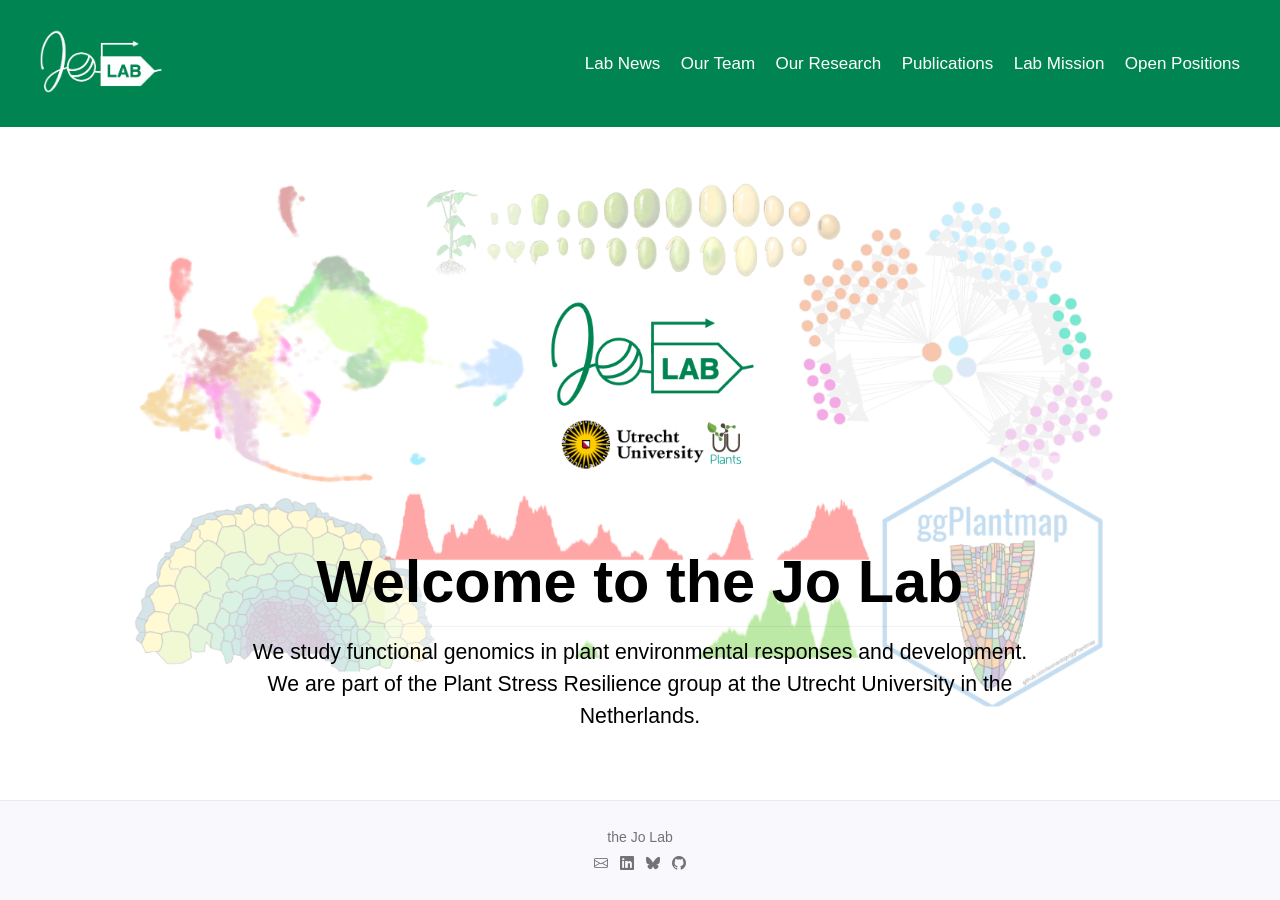
<file: docs/index.html>
<!DOCTYPE html>
<html xmlns="http://www.w3.org/1999/xhtml" lang="en" xml:lang="en"><head>

<meta charset="utf-8">
<meta name="generator" content="quarto-1.8.27">

<meta name="viewport" content="width=device-width, initial-scale=1.0, user-scalable=yes">


<title>The Jo Lab - Home</title>
<style>
code{white-space: pre-wrap;}
span.smallcaps{font-variant: small-caps;}
div.columns{display: flex; gap: min(4vw, 1.5em);}
div.column{flex: auto; overflow-x: auto;}
div.hanging-indent{margin-left: 1.5em; text-indent: -1.5em;}
ul.task-list{list-style: none;}
ul.task-list li input[type="checkbox"] {
  width: 0.8em;
  margin: 0 0.8em 0.2em -1em; /* quarto-specific, see https://github.com/quarto-dev/quarto-cli/issues/4556 */ 
  vertical-align: middle;
}
</style>


<script src="site_libs/quarto-nav/quarto-nav.js"></script>
<script src="site_libs/clipboard/clipboard.min.js"></script>
<script src="site_libs/quarto-search/autocomplete.umd.js"></script>
<script src="site_libs/quarto-search/fuse.min.js"></script>
<script src="site_libs/quarto-search/quarto-search.js"></script>
<meta name="quarto:offset" content="./">
<link href="./images/logo/logo1_square.png" rel="icon" type="image/png">
<script src="site_libs/quarto-html/quarto.js" type="module"></script>
<script src="site_libs/quarto-html/tabsets/tabsets.js" type="module"></script>
<script src="site_libs/quarto-html/axe/axe-check.js" type="module"></script>
<script src="site_libs/quarto-html/popper.min.js"></script>
<script src="site_libs/quarto-html/tippy.umd.min.js"></script>
<link href="site_libs/quarto-html/tippy.css" rel="stylesheet">
<link href="site_libs/quarto-html/quarto-syntax-highlighting-ed96de9b727972fe78a7b5d16c58bf87.css" rel="stylesheet" id="quarto-text-highlighting-styles">
<script src="site_libs/bootstrap/bootstrap.min.js"></script>
<link href="site_libs/bootstrap/bootstrap-icons.css" rel="stylesheet">
<link href="site_libs/bootstrap/bootstrap-6008e5a431e5595d6e7c16ba71b16960.min.css" rel="stylesheet" append-hash="true" id="quarto-bootstrap" data-mode="light">
<script id="quarto-search-options" type="application/json">{
  "location": "navbar",
  "copy-button": false,
  "collapse-after": 3,
  "panel-placement": "end",
  "type": "overlay",
  "limit": 50,
  "keyboard-shortcut": [
    "f",
    "/",
    "s"
  ],
  "show-item-context": false,
  "language": {
    "search-no-results-text": "No results",
    "search-matching-documents-text": "matching documents",
    "search-copy-link-title": "Copy link to search",
    "search-hide-matches-text": "Hide additional matches",
    "search-more-match-text": "more match in this document",
    "search-more-matches-text": "more matches in this document",
    "search-clear-button-title": "Clear",
    "search-text-placeholder": "",
    "search-detached-cancel-button-title": "Cancel",
    "search-submit-button-title": "Submit",
    "search-label": "Search"
  }
}</script>
<script async="" src="https://www.googletagmanager.com/gtag/js?id=G-TD1F06LRQV"></script>

<script type="text/javascript">

window.dataLayer = window.dataLayer || [];
function gtag(){dataLayer.push(arguments);}
gtag('js', new Date());
gtag('config', 'G-TD1F06LRQV', { 'anonymize_ip': true});
</script>


<link rel="stylesheet" href="style.css">
</head>

<body class="nav-fixed quarto-light">

<div id="quarto-search-results"></div>
  <header id="quarto-header" class="headroom fixed-top">
    <nav class="navbar navbar-expand-lg " data-bs-theme="dark">
      <div class="navbar-container container-fluid">
      <div class="navbar-brand-container mx-auto">
    <a href="./index.html" class="navbar-brand navbar-brand-logo">
    <img src="./images/logo/logo1.png" alt="" class="navbar-logo light-content">
    <img src="./images/logo/logo1.png" alt="" class="navbar-logo dark-content">
    </a>
  </div>
          <button class="navbar-toggler" type="button" data-bs-toggle="collapse" data-bs-target="#navbarCollapse" aria-controls="navbarCollapse" role="menu" aria-expanded="false" aria-label="Toggle navigation" onclick="if (window.quartoToggleHeadroom) { window.quartoToggleHeadroom(); }">
  <span class="navbar-toggler-icon"></span>
</button>
          <div class="collapse navbar-collapse" id="navbarCollapse">
            <ul class="navbar-nav navbar-nav-scroll ms-auto">
  <li class="nav-item">
    <a class="nav-link" href="./news.html"> 
<span class="menu-text">Lab News</span></a>
  </li>  
  <li class="nav-item">
    <a class="nav-link" href="./team.html"> 
<span class="menu-text">Our Team</span></a>
  </li>  
  <li class="nav-item">
    <a class="nav-link" href="./research.html"> 
<span class="menu-text">Our Research</span></a>
  </li>  
  <li class="nav-item">
    <a class="nav-link" href="./publications.html"> 
<span class="menu-text">Publications</span></a>
  </li>  
  <li class="nav-item">
    <a class="nav-link" href="./labculture.html"> 
<span class="menu-text">Lab Mission</span></a>
  </li>  
  <li class="nav-item">
    <a class="nav-link" href="./opportunities.html"> 
<span class="menu-text">Open Positions</span></a>
  </li>  
</ul>
          </div> <!-- /navcollapse -->
            <div class="quarto-navbar-tools">
</div>
      </div> <!-- /container-fluid -->
    </nav>
</header>
<!-- content -->
<div id="quarto-content" class="quarto-container page-columns page-rows-contents page-layout-full page-navbar">
<!-- sidebar -->
<!-- margin-sidebar -->
    
<!-- main -->
<main class="content column-page" id="quarto-document-content"><header id="title-block-header" class="quarto-title-block"><h1 class="title display-7">The Jo Lab - Home</h1></header>

<header id="title-block-header">


</header>


<div style="position: relative; width: 100vw; left: 50%; right: 50%; margin-left: -50vw; margin-right: -50vw; margin-top: -50px; margin-bottom: -20px; min-height: 70vh; overflow: hidden;">
  <img src="images/main/cover.png" alt="cover" style="width: 100%; height: 100%; min-height: 70vh; object-fit: cover; object-position: center; display: block;">
  <div style="position: absolute; top: 0; left: 0; right: 0; bottom: 0; display: flex; flex-direction: column; justify-content: flex-end; align-items: center; background: rgba(0,0,0,0); text-align: center; padding: 0 20px 5px 20px;">
    <h2 style="color: black; font-size: clamp(3.5rem, 10vw, 3.5rem); margin: 0;">Welcome to the Jo Lab</h2>
    <p style="color: black; max-width: 800px; margin: 10px auto 0 auto; font-size: clamp(0.9rem, 2vw, 1.25rem);"> 
      We study functional genomics in plant environmental responses and development. We are part of the Plant Stress Resilience group at the Utrecht University in the Netherlands.
    </p>
  </div>
</div>



</main> <!-- /main -->
<script id="quarto-html-after-body" type="application/javascript">
  window.document.addEventListener("DOMContentLoaded", function (event) {
    const isCodeAnnotation = (el) => {
      for (const clz of el.classList) {
        if (clz.startsWith('code-annotation-')) {                     
          return true;
        }
      }
      return false;
    }
    const onCopySuccess = function(e) {
      // button target
      const button = e.trigger;
      // don't keep focus
      button.blur();
      // flash "checked"
      button.classList.add('code-copy-button-checked');
      var currentTitle = button.getAttribute("title");
      button.setAttribute("title", "Copied!");
      let tooltip;
      if (window.bootstrap) {
        button.setAttribute("data-bs-toggle", "tooltip");
        button.setAttribute("data-bs-placement", "left");
        button.setAttribute("data-bs-title", "Copied!");
        tooltip = new bootstrap.Tooltip(button, 
          { trigger: "manual", 
            customClass: "code-copy-button-tooltip",
            offset: [0, -8]});
        tooltip.show();    
      }
      setTimeout(function() {
        if (tooltip) {
          tooltip.hide();
          button.removeAttribute("data-bs-title");
          button.removeAttribute("data-bs-toggle");
          button.removeAttribute("data-bs-placement");
        }
        button.setAttribute("title", currentTitle);
        button.classList.remove('code-copy-button-checked');
      }, 1000);
      // clear code selection
      e.clearSelection();
    }
    const getTextToCopy = function(trigger) {
      const outerScaffold = trigger.parentElement.cloneNode(true);
      const codeEl = outerScaffold.querySelector('code');
      for (const childEl of codeEl.children) {
        if (isCodeAnnotation(childEl)) {
          childEl.remove();
        }
      }
      return codeEl.innerText;
    }
    const clipboard = new window.ClipboardJS('.code-copy-button:not([data-in-quarto-modal])', {
      text: getTextToCopy
    });
    clipboard.on('success', onCopySuccess);
    if (window.document.getElementById('quarto-embedded-source-code-modal')) {
      const clipboardModal = new window.ClipboardJS('.code-copy-button[data-in-quarto-modal]', {
        text: getTextToCopy,
        container: window.document.getElementById('quarto-embedded-source-code-modal')
      });
      clipboardModal.on('success', onCopySuccess);
    }
      var localhostRegex = new RegExp(/^(?:http|https):\/\/localhost\:?[0-9]*\//);
      var mailtoRegex = new RegExp(/^mailto:/);
        var filterRegex = new RegExp('/' + window.location.host + '/');
      var isInternal = (href) => {
          return filterRegex.test(href) || localhostRegex.test(href) || mailtoRegex.test(href);
      }
      // Inspect non-navigation links and adorn them if external
     var links = window.document.querySelectorAll('a[href]:not(.nav-link):not(.navbar-brand):not(.toc-action):not(.sidebar-link):not(.sidebar-item-toggle):not(.pagination-link):not(.no-external):not([aria-hidden]):not(.dropdown-item):not(.quarto-navigation-tool):not(.about-link)');
      for (var i=0; i<links.length; i++) {
        const link = links[i];
        if (!isInternal(link.href)) {
          // undo the damage that might have been done by quarto-nav.js in the case of
          // links that we want to consider external
          if (link.dataset.originalHref !== undefined) {
            link.href = link.dataset.originalHref;
          }
            // target, if specified
            link.setAttribute("target", "_blank");
            if (link.getAttribute("rel") === null) {
              link.setAttribute("rel", "noopener");
            }
        }
      }
    function tippyHover(el, contentFn, onTriggerFn, onUntriggerFn) {
      const config = {
        allowHTML: true,
        maxWidth: 500,
        delay: 100,
        arrow: false,
        appendTo: function(el) {
            return el.parentElement;
        },
        interactive: true,
        interactiveBorder: 10,
        theme: 'quarto',
        placement: 'bottom-start',
      };
      if (contentFn) {
        config.content = contentFn;
      }
      if (onTriggerFn) {
        config.onTrigger = onTriggerFn;
      }
      if (onUntriggerFn) {
        config.onUntrigger = onUntriggerFn;
      }
      window.tippy(el, config); 
    }
    const noterefs = window.document.querySelectorAll('a[role="doc-noteref"]');
    for (var i=0; i<noterefs.length; i++) {
      const ref = noterefs[i];
      tippyHover(ref, function() {
        // use id or data attribute instead here
        let href = ref.getAttribute('data-footnote-href') || ref.getAttribute('href');
        try { href = new URL(href).hash; } catch {}
        const id = href.replace(/^#\/?/, "");
        const note = window.document.getElementById(id);
        if (note) {
          return note.innerHTML;
        } else {
          return "";
        }
      });
    }
    const xrefs = window.document.querySelectorAll('a.quarto-xref');
    const processXRef = (id, note) => {
      // Strip column container classes
      const stripColumnClz = (el) => {
        el.classList.remove("page-full", "page-columns");
        if (el.children) {
          for (const child of el.children) {
            stripColumnClz(child);
          }
        }
      }
      stripColumnClz(note)
      if (id === null || id.startsWith('sec-')) {
        // Special case sections, only their first couple elements
        const container = document.createElement("div");
        if (note.children && note.children.length > 2) {
          container.appendChild(note.children[0].cloneNode(true));
          for (let i = 1; i < note.children.length; i++) {
            const child = note.children[i];
            if (child.tagName === "P" && child.innerText === "") {
              continue;
            } else {
              container.appendChild(child.cloneNode(true));
              break;
            }
          }
          if (window.Quarto?.typesetMath) {
            window.Quarto.typesetMath(container);
          }
          return container.innerHTML
        } else {
          if (window.Quarto?.typesetMath) {
            window.Quarto.typesetMath(note);
          }
          return note.innerHTML;
        }
      } else {
        // Remove any anchor links if they are present
        const anchorLink = note.querySelector('a.anchorjs-link');
        if (anchorLink) {
          anchorLink.remove();
        }
        if (window.Quarto?.typesetMath) {
          window.Quarto.typesetMath(note);
        }
        if (note.classList.contains("callout")) {
          return note.outerHTML;
        } else {
          return note.innerHTML;
        }
      }
    }
    for (var i=0; i<xrefs.length; i++) {
      const xref = xrefs[i];
      tippyHover(xref, undefined, function(instance) {
        instance.disable();
        let url = xref.getAttribute('href');
        let hash = undefined; 
        if (url.startsWith('#')) {
          hash = url;
        } else {
          try { hash = new URL(url).hash; } catch {}
        }
        if (hash) {
          const id = hash.replace(/^#\/?/, "");
          const note = window.document.getElementById(id);
          if (note !== null) {
            try {
              const html = processXRef(id, note.cloneNode(true));
              instance.setContent(html);
            } finally {
              instance.enable();
              instance.show();
            }
          } else {
            // See if we can fetch this
            fetch(url.split('#')[0])
            .then(res => res.text())
            .then(html => {
              const parser = new DOMParser();
              const htmlDoc = parser.parseFromString(html, "text/html");
              const note = htmlDoc.getElementById(id);
              if (note !== null) {
                const html = processXRef(id, note);
                instance.setContent(html);
              } 
            }).finally(() => {
              instance.enable();
              instance.show();
            });
          }
        } else {
          // See if we can fetch a full url (with no hash to target)
          // This is a special case and we should probably do some content thinning / targeting
          fetch(url)
          .then(res => res.text())
          .then(html => {
            const parser = new DOMParser();
            const htmlDoc = parser.parseFromString(html, "text/html");
            const note = htmlDoc.querySelector('main.content');
            if (note !== null) {
              // This should only happen for chapter cross references
              // (since there is no id in the URL)
              // remove the first header
              if (note.children.length > 0 && note.children[0].tagName === "HEADER") {
                note.children[0].remove();
              }
              const html = processXRef(null, note);
              instance.setContent(html);
            } 
          }).finally(() => {
            instance.enable();
            instance.show();
          });
        }
      }, function(instance) {
      });
    }
        let selectedAnnoteEl;
        const selectorForAnnotation = ( cell, annotation) => {
          let cellAttr = 'data-code-cell="' + cell + '"';
          let lineAttr = 'data-code-annotation="' +  annotation + '"';
          const selector = 'span[' + cellAttr + '][' + lineAttr + ']';
          return selector;
        }
        const selectCodeLines = (annoteEl) => {
          const doc = window.document;
          const targetCell = annoteEl.getAttribute("data-target-cell");
          const targetAnnotation = annoteEl.getAttribute("data-target-annotation");
          const annoteSpan = window.document.querySelector(selectorForAnnotation(targetCell, targetAnnotation));
          const lines = annoteSpan.getAttribute("data-code-lines").split(",");
          const lineIds = lines.map((line) => {
            return targetCell + "-" + line;
          })
          let top = null;
          let height = null;
          let parent = null;
          if (lineIds.length > 0) {
              //compute the position of the single el (top and bottom and make a div)
              const el = window.document.getElementById(lineIds[0]);
              top = el.offsetTop;
              height = el.offsetHeight;
              parent = el.parentElement.parentElement;
            if (lineIds.length > 1) {
              const lastEl = window.document.getElementById(lineIds[lineIds.length - 1]);
              const bottom = lastEl.offsetTop + lastEl.offsetHeight;
              height = bottom - top;
            }
            if (top !== null && height !== null && parent !== null) {
              // cook up a div (if necessary) and position it 
              let div = window.document.getElementById("code-annotation-line-highlight");
              if (div === null) {
                div = window.document.createElement("div");
                div.setAttribute("id", "code-annotation-line-highlight");
                div.style.position = 'absolute';
                parent.appendChild(div);
              }
              div.style.top = top - 2 + "px";
              div.style.height = height + 4 + "px";
              div.style.left = 0;
              let gutterDiv = window.document.getElementById("code-annotation-line-highlight-gutter");
              if (gutterDiv === null) {
                gutterDiv = window.document.createElement("div");
                gutterDiv.setAttribute("id", "code-annotation-line-highlight-gutter");
                gutterDiv.style.position = 'absolute';
                const codeCell = window.document.getElementById(targetCell);
                const gutter = codeCell.querySelector('.code-annotation-gutter');
                gutter.appendChild(gutterDiv);
              }
              gutterDiv.style.top = top - 2 + "px";
              gutterDiv.style.height = height + 4 + "px";
            }
            selectedAnnoteEl = annoteEl;
          }
        };
        const unselectCodeLines = () => {
          const elementsIds = ["code-annotation-line-highlight", "code-annotation-line-highlight-gutter"];
          elementsIds.forEach((elId) => {
            const div = window.document.getElementById(elId);
            if (div) {
              div.remove();
            }
          });
          selectedAnnoteEl = undefined;
        };
          // Handle positioning of the toggle
      window.addEventListener(
        "resize",
        throttle(() => {
          elRect = undefined;
          if (selectedAnnoteEl) {
            selectCodeLines(selectedAnnoteEl);
          }
        }, 10)
      );
      function throttle(fn, ms) {
      let throttle = false;
      let timer;
        return (...args) => {
          if(!throttle) { // first call gets through
              fn.apply(this, args);
              throttle = true;
          } else { // all the others get throttled
              if(timer) clearTimeout(timer); // cancel #2
              timer = setTimeout(() => {
                fn.apply(this, args);
                timer = throttle = false;
              }, ms);
          }
        };
      }
        // Attach click handler to the DT
        const annoteDls = window.document.querySelectorAll('dt[data-target-cell]');
        for (const annoteDlNode of annoteDls) {
          annoteDlNode.addEventListener('click', (event) => {
            const clickedEl = event.target;
            if (clickedEl !== selectedAnnoteEl) {
              unselectCodeLines();
              const activeEl = window.document.querySelector('dt[data-target-cell].code-annotation-active');
              if (activeEl) {
                activeEl.classList.remove('code-annotation-active');
              }
              selectCodeLines(clickedEl);
              clickedEl.classList.add('code-annotation-active');
            } else {
              // Unselect the line
              unselectCodeLines();
              clickedEl.classList.remove('code-annotation-active');
            }
          });
        }
    const findCites = (el) => {
      const parentEl = el.parentElement;
      if (parentEl) {
        const cites = parentEl.dataset.cites;
        if (cites) {
          return {
            el,
            cites: cites.split(' ')
          };
        } else {
          return findCites(el.parentElement)
        }
      } else {
        return undefined;
      }
    };
    var bibliorefs = window.document.querySelectorAll('a[role="doc-biblioref"]');
    for (var i=0; i<bibliorefs.length; i++) {
      const ref = bibliorefs[i];
      const citeInfo = findCites(ref);
      if (citeInfo) {
        tippyHover(citeInfo.el, function() {
          var popup = window.document.createElement('div');
          citeInfo.cites.forEach(function(cite) {
            var citeDiv = window.document.createElement('div');
            citeDiv.classList.add('hanging-indent');
            citeDiv.classList.add('csl-entry');
            var biblioDiv = window.document.getElementById('ref-' + cite);
            if (biblioDiv) {
              citeDiv.innerHTML = biblioDiv.innerHTML;
            }
            popup.appendChild(citeDiv);
          });
          return popup.innerHTML;
        });
      }
    }
  });
  </script>
</div> <!-- /content -->
<footer class="footer">
  <div class="nav-footer">
    <div class="nav-footer-left">
      &nbsp;
    </div>   
    <div class="nav-footer-center">
      <ul class="footer-items list-unstyled">
    <li class="nav-item">
 the Jo Lab<div style="margin-top: 6px;"><a href="mailto:l.jo@uu.nl"><i class="bi bi-envelope"></i></a> &nbsp; <a href="https://www.linkedin.com/in/leonardo-jo-84003938/"><i class="bi bi-linkedin"></i></a> &nbsp; <a href="https://bsky.app/profile/leonardojo.bsky.social"><i class="bi bi-bluesky"></i></a> &nbsp; <a href="https://github.com/leonardojo"><i class="bi bi-github"></i></a></div>
  </li>  
</ul>
    </div>
    <div class="nav-footer-right">
      &nbsp;
    </div>
  </div>
</footer>




</body></html>
</file>
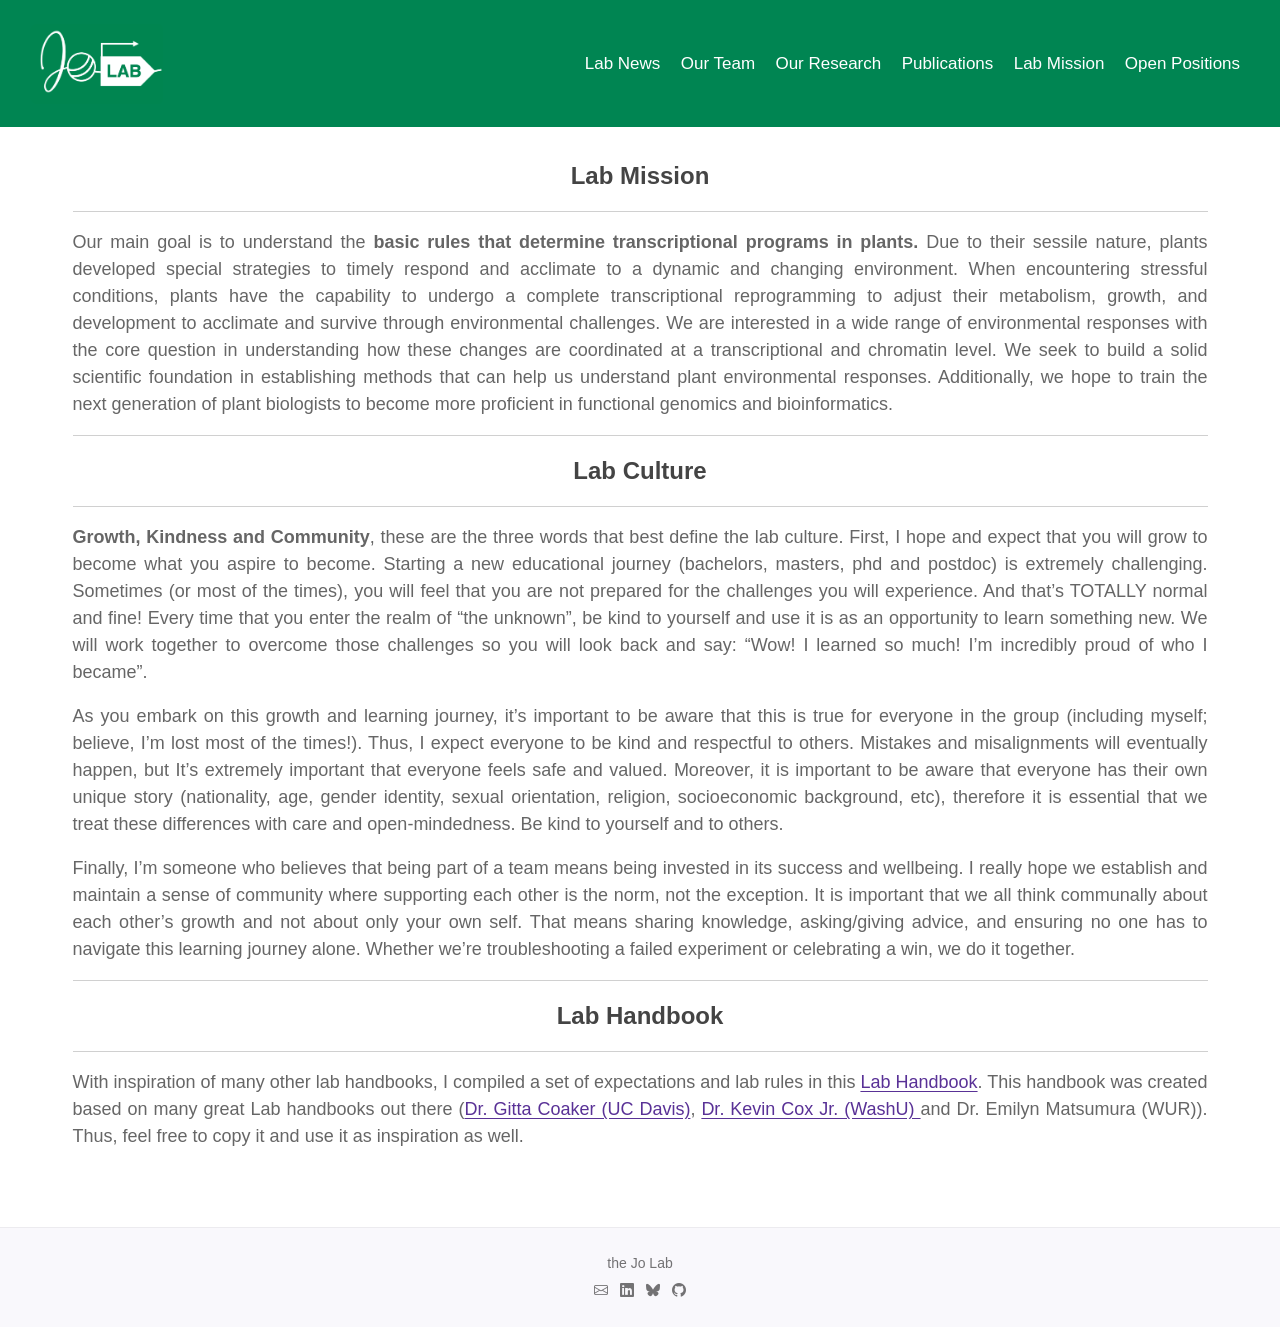
<file: docs/labculture.html>
<!DOCTYPE html>
<html xmlns="http://www.w3.org/1999/xhtml" lang="en" xml:lang="en"><head>

<meta charset="utf-8">
<meta name="generator" content="quarto-1.8.27">

<meta name="viewport" content="width=device-width, initial-scale=1.0, user-scalable=yes">


<title>The Jo Lab - Lab Mission</title>
<style>
code{white-space: pre-wrap;}
span.smallcaps{font-variant: small-caps;}
div.columns{display: flex; gap: min(4vw, 1.5em);}
div.column{flex: auto; overflow-x: auto;}
div.hanging-indent{margin-left: 1.5em; text-indent: -1.5em;}
ul.task-list{list-style: none;}
ul.task-list li input[type="checkbox"] {
  width: 0.8em;
  margin: 0 0.8em 0.2em -1em; /* quarto-specific, see https://github.com/quarto-dev/quarto-cli/issues/4556 */ 
  vertical-align: middle;
}
</style>


<script src="site_libs/quarto-nav/quarto-nav.js"></script>
<script src="site_libs/clipboard/clipboard.min.js"></script>
<script src="site_libs/quarto-search/autocomplete.umd.js"></script>
<script src="site_libs/quarto-search/fuse.min.js"></script>
<script src="site_libs/quarto-search/quarto-search.js"></script>
<meta name="quarto:offset" content="./">
<link href="./images/logo/logo1_square.png" rel="icon" type="image/png">
<script src="site_libs/quarto-html/quarto.js" type="module"></script>
<script src="site_libs/quarto-html/tabsets/tabsets.js" type="module"></script>
<script src="site_libs/quarto-html/axe/axe-check.js" type="module"></script>
<script src="site_libs/quarto-html/popper.min.js"></script>
<script src="site_libs/quarto-html/tippy.umd.min.js"></script>
<link href="site_libs/quarto-html/tippy.css" rel="stylesheet">
<link href="site_libs/quarto-html/quarto-syntax-highlighting-ed96de9b727972fe78a7b5d16c58bf87.css" rel="stylesheet" id="quarto-text-highlighting-styles">
<script src="site_libs/bootstrap/bootstrap.min.js"></script>
<link href="site_libs/bootstrap/bootstrap-icons.css" rel="stylesheet">
<link href="site_libs/bootstrap/bootstrap-6008e5a431e5595d6e7c16ba71b16960.min.css" rel="stylesheet" append-hash="true" id="quarto-bootstrap" data-mode="light">
<script id="quarto-search-options" type="application/json">{
  "location": "navbar",
  "copy-button": false,
  "collapse-after": 3,
  "panel-placement": "end",
  "type": "overlay",
  "limit": 50,
  "keyboard-shortcut": [
    "f",
    "/",
    "s"
  ],
  "show-item-context": false,
  "language": {
    "search-no-results-text": "No results",
    "search-matching-documents-text": "matching documents",
    "search-copy-link-title": "Copy link to search",
    "search-hide-matches-text": "Hide additional matches",
    "search-more-match-text": "more match in this document",
    "search-more-matches-text": "more matches in this document",
    "search-clear-button-title": "Clear",
    "search-text-placeholder": "",
    "search-detached-cancel-button-title": "Cancel",
    "search-submit-button-title": "Submit",
    "search-label": "Search"
  }
}</script>
<script async="" src="https://www.googletagmanager.com/gtag/js?id=G-TD1F06LRQV"></script>

<script type="text/javascript">

window.dataLayer = window.dataLayer || [];
function gtag(){dataLayer.push(arguments);}
gtag('js', new Date());
gtag('config', 'G-TD1F06LRQV', { 'anonymize_ip': true});
</script>


<link rel="stylesheet" href="style.css">
</head>

<body class="nav-fixed quarto-light">

<div id="quarto-search-results"></div>
  <header id="quarto-header" class="headroom fixed-top">
    <nav class="navbar navbar-expand-lg " data-bs-theme="dark">
      <div class="navbar-container container-fluid">
      <div class="navbar-brand-container mx-auto">
    <a href="./index.html" class="navbar-brand navbar-brand-logo">
    <img src="./images/logo/logo1.png" alt="" class="navbar-logo light-content">
    <img src="./images/logo/logo1.png" alt="" class="navbar-logo dark-content">
    </a>
  </div>
          <button class="navbar-toggler" type="button" data-bs-toggle="collapse" data-bs-target="#navbarCollapse" aria-controls="navbarCollapse" role="menu" aria-expanded="false" aria-label="Toggle navigation" onclick="if (window.quartoToggleHeadroom) { window.quartoToggleHeadroom(); }">
  <span class="navbar-toggler-icon"></span>
</button>
          <div class="collapse navbar-collapse" id="navbarCollapse">
            <ul class="navbar-nav navbar-nav-scroll ms-auto">
  <li class="nav-item">
    <a class="nav-link" href="./news.html"> 
<span class="menu-text">Lab News</span></a>
  </li>  
  <li class="nav-item">
    <a class="nav-link" href="./team.html"> 
<span class="menu-text">Our Team</span></a>
  </li>  
  <li class="nav-item">
    <a class="nav-link" href="./research.html"> 
<span class="menu-text">Our Research</span></a>
  </li>  
  <li class="nav-item">
    <a class="nav-link" href="./publications.html"> 
<span class="menu-text">Publications</span></a>
  </li>  
  <li class="nav-item">
    <a class="nav-link active" href="./labculture.html" aria-current="page"> 
<span class="menu-text">Lab Mission</span></a>
  </li>  
  <li class="nav-item">
    <a class="nav-link" href="./opportunities.html"> 
<span class="menu-text">Open Positions</span></a>
  </li>  
</ul>
          </div> <!-- /navcollapse -->
            <div class="quarto-navbar-tools">
</div>
      </div> <!-- /container-fluid -->
    </nav>
</header>
<!-- content -->
<div id="quarto-content" class="quarto-container page-columns page-rows-contents page-layout-full page-navbar">
<!-- sidebar -->
<!-- margin-sidebar -->
    
<!-- main -->
<main class="content column-page" id="quarto-document-content"><header id="title-block-header" class="quarto-title-block"><h1 class="title display-7">The Jo Lab - Lab Mission</h1></header>

<header id="title-block-header">


</header>


<center>
<span style="font-size: 24px;"><strong>Lab Mission</strong></span>
</center>
<hr>
<p style="text-align: justify; color: #666; font-size: 18px; margin-top: 0; margin-bottom: 10;">
Our main goal is to understand the <b>basic rules that determine transcriptional programs in plants.</b> Due to their sessile nature, plants developed special strategies to timely respond and acclimate to a dynamic and changing environment. When encountering stressful conditions, plants have the capability to undergo a complete transcriptional reprogramming to adjust their metabolism, growth, and development to acclimate and survive through environmental challenges. We are interested in a wide range of environmental responses with the core question in understanding how these changes are coordinated at a transcriptional and chromatin level. We seek to build a solid scientific foundation in establishing methods that can help us understand plant environmental responses. Additionally, we hope to train the next generation of plant biologists to become more proficient in functional genomics and bioinformatics.
</p>
<hr>
<center>
<span style="font-size: 24px;"><strong>Lab Culture</strong></span>
</center>
<hr>
<p style="text-align: justify; color: #666; font-size: 18px; margin-top: 0; margin-bottom: 10;">
<b>Growth, Kindness and Community</b>, these are the three words that best define the lab culture. First, I hope and expect that you will grow to become what you aspire to become. Starting a new educational journey (bachelors, masters, phd and postdoc) is extremely challenging. Sometimes (or most of the times), you will feel that you are not prepared for the challenges you will experience. And that’s TOTALLY normal and fine! Every time that you enter the realm of “the unknown”, be kind to yourself and use it is as an opportunity to learn something new. We will work together to overcome those challenges so you will look back and say: “Wow! I learned so much! I’m incredibly proud of who I became”.
</p>
<p style="text-align: justify; color: #666; font-size: 18px; margin-top: 0; margin-bottom: 10;">
As you embark on this growth and learning journey, it’s important to be aware that this is true for everyone in the group (including myself; believe, I’m lost most of the times!). Thus, I expect everyone to be kind and respectful to others. Mistakes and misalignments will eventually happen, but It’s extremely important that everyone feels safe and valued. Moreover, it is important to be aware that everyone has their own unique story (nationality, age, gender identity, sexual orientation, religion, socioeconomic background, etc), therefore it is essential that we treat these differences with care and open-mindedness. Be kind to yourself and to others.
</p>
<p style="text-align: justify; color: #666; font-size: 18px; margin-top: 0; margin-bottom: 10;">
Finally, I’m someone who believes that being part of a team means being invested in its success and wellbeing. I really hope we establish and maintain a sense of community where supporting each other is the norm, not the exception. It is important that we all think communally about each other’s growth and not about only your own self. That means sharing knowledge, asking/giving advice, and ensuring no one has to navigate this learning journey alone. Whether we’re troubleshooting a failed experiment or celebrating a win, we do it together.
</p>
<hr>
<center>
<span style="font-size: 24px;"><strong>Lab Handbook</strong></span>
</center>
<hr>
<p style="text-align: justify; color: #666; font-size: 18px; margin-top: 0; margin-bottom: 0;">
With inspiration of many other lab handbooks, I compiled a set of expectations and lab rules in this <a href="data/labhandbook.pdf" target="_blank" rel="noopener noreferrer">Lab Handbook</a>. This handbook was created based on many great Lab handbooks out there (<a href="https://www.coakerlab.org/mentoring-compact--graduate-student.html" target="_blank" rel="noopener noreferrer">Dr.&nbsp;Gitta Coaker (UC Davis)</a>, <a href="https://www.thecoxlab.org/lab-culture" target="_blank" rel="noopener noreferrer">Dr.&nbsp;Kevin Cox Jr.&nbsp;(WashU) </a> and Dr.&nbsp;Emilyn Matsumura (WUR)). Thus, feel free to copy it and use it as inspiration as well.
</p>



</main> <!-- /main -->
<script id="quarto-html-after-body" type="application/javascript">
  window.document.addEventListener("DOMContentLoaded", function (event) {
    const isCodeAnnotation = (el) => {
      for (const clz of el.classList) {
        if (clz.startsWith('code-annotation-')) {                     
          return true;
        }
      }
      return false;
    }
    const onCopySuccess = function(e) {
      // button target
      const button = e.trigger;
      // don't keep focus
      button.blur();
      // flash "checked"
      button.classList.add('code-copy-button-checked');
      var currentTitle = button.getAttribute("title");
      button.setAttribute("title", "Copied!");
      let tooltip;
      if (window.bootstrap) {
        button.setAttribute("data-bs-toggle", "tooltip");
        button.setAttribute("data-bs-placement", "left");
        button.setAttribute("data-bs-title", "Copied!");
        tooltip = new bootstrap.Tooltip(button, 
          { trigger: "manual", 
            customClass: "code-copy-button-tooltip",
            offset: [0, -8]});
        tooltip.show();    
      }
      setTimeout(function() {
        if (tooltip) {
          tooltip.hide();
          button.removeAttribute("data-bs-title");
          button.removeAttribute("data-bs-toggle");
          button.removeAttribute("data-bs-placement");
        }
        button.setAttribute("title", currentTitle);
        button.classList.remove('code-copy-button-checked');
      }, 1000);
      // clear code selection
      e.clearSelection();
    }
    const getTextToCopy = function(trigger) {
      const outerScaffold = trigger.parentElement.cloneNode(true);
      const codeEl = outerScaffold.querySelector('code');
      for (const childEl of codeEl.children) {
        if (isCodeAnnotation(childEl)) {
          childEl.remove();
        }
      }
      return codeEl.innerText;
    }
    const clipboard = new window.ClipboardJS('.code-copy-button:not([data-in-quarto-modal])', {
      text: getTextToCopy
    });
    clipboard.on('success', onCopySuccess);
    if (window.document.getElementById('quarto-embedded-source-code-modal')) {
      const clipboardModal = new window.ClipboardJS('.code-copy-button[data-in-quarto-modal]', {
        text: getTextToCopy,
        container: window.document.getElementById('quarto-embedded-source-code-modal')
      });
      clipboardModal.on('success', onCopySuccess);
    }
      var localhostRegex = new RegExp(/^(?:http|https):\/\/localhost\:?[0-9]*\//);
      var mailtoRegex = new RegExp(/^mailto:/);
        var filterRegex = new RegExp('/' + window.location.host + '/');
      var isInternal = (href) => {
          return filterRegex.test(href) || localhostRegex.test(href) || mailtoRegex.test(href);
      }
      // Inspect non-navigation links and adorn them if external
     var links = window.document.querySelectorAll('a[href]:not(.nav-link):not(.navbar-brand):not(.toc-action):not(.sidebar-link):not(.sidebar-item-toggle):not(.pagination-link):not(.no-external):not([aria-hidden]):not(.dropdown-item):not(.quarto-navigation-tool):not(.about-link)');
      for (var i=0; i<links.length; i++) {
        const link = links[i];
        if (!isInternal(link.href)) {
          // undo the damage that might have been done by quarto-nav.js in the case of
          // links that we want to consider external
          if (link.dataset.originalHref !== undefined) {
            link.href = link.dataset.originalHref;
          }
            // target, if specified
            link.setAttribute("target", "_blank");
            if (link.getAttribute("rel") === null) {
              link.setAttribute("rel", "noopener");
            }
        }
      }
    function tippyHover(el, contentFn, onTriggerFn, onUntriggerFn) {
      const config = {
        allowHTML: true,
        maxWidth: 500,
        delay: 100,
        arrow: false,
        appendTo: function(el) {
            return el.parentElement;
        },
        interactive: true,
        interactiveBorder: 10,
        theme: 'quarto',
        placement: 'bottom-start',
      };
      if (contentFn) {
        config.content = contentFn;
      }
      if (onTriggerFn) {
        config.onTrigger = onTriggerFn;
      }
      if (onUntriggerFn) {
        config.onUntrigger = onUntriggerFn;
      }
      window.tippy(el, config); 
    }
    const noterefs = window.document.querySelectorAll('a[role="doc-noteref"]');
    for (var i=0; i<noterefs.length; i++) {
      const ref = noterefs[i];
      tippyHover(ref, function() {
        // use id or data attribute instead here
        let href = ref.getAttribute('data-footnote-href') || ref.getAttribute('href');
        try { href = new URL(href).hash; } catch {}
        const id = href.replace(/^#\/?/, "");
        const note = window.document.getElementById(id);
        if (note) {
          return note.innerHTML;
        } else {
          return "";
        }
      });
    }
    const xrefs = window.document.querySelectorAll('a.quarto-xref');
    const processXRef = (id, note) => {
      // Strip column container classes
      const stripColumnClz = (el) => {
        el.classList.remove("page-full", "page-columns");
        if (el.children) {
          for (const child of el.children) {
            stripColumnClz(child);
          }
        }
      }
      stripColumnClz(note)
      if (id === null || id.startsWith('sec-')) {
        // Special case sections, only their first couple elements
        const container = document.createElement("div");
        if (note.children && note.children.length > 2) {
          container.appendChild(note.children[0].cloneNode(true));
          for (let i = 1; i < note.children.length; i++) {
            const child = note.children[i];
            if (child.tagName === "P" && child.innerText === "") {
              continue;
            } else {
              container.appendChild(child.cloneNode(true));
              break;
            }
          }
          if (window.Quarto?.typesetMath) {
            window.Quarto.typesetMath(container);
          }
          return container.innerHTML
        } else {
          if (window.Quarto?.typesetMath) {
            window.Quarto.typesetMath(note);
          }
          return note.innerHTML;
        }
      } else {
        // Remove any anchor links if they are present
        const anchorLink = note.querySelector('a.anchorjs-link');
        if (anchorLink) {
          anchorLink.remove();
        }
        if (window.Quarto?.typesetMath) {
          window.Quarto.typesetMath(note);
        }
        if (note.classList.contains("callout")) {
          return note.outerHTML;
        } else {
          return note.innerHTML;
        }
      }
    }
    for (var i=0; i<xrefs.length; i++) {
      const xref = xrefs[i];
      tippyHover(xref, undefined, function(instance) {
        instance.disable();
        let url = xref.getAttribute('href');
        let hash = undefined; 
        if (url.startsWith('#')) {
          hash = url;
        } else {
          try { hash = new URL(url).hash; } catch {}
        }
        if (hash) {
          const id = hash.replace(/^#\/?/, "");
          const note = window.document.getElementById(id);
          if (note !== null) {
            try {
              const html = processXRef(id, note.cloneNode(true));
              instance.setContent(html);
            } finally {
              instance.enable();
              instance.show();
            }
          } else {
            // See if we can fetch this
            fetch(url.split('#')[0])
            .then(res => res.text())
            .then(html => {
              const parser = new DOMParser();
              const htmlDoc = parser.parseFromString(html, "text/html");
              const note = htmlDoc.getElementById(id);
              if (note !== null) {
                const html = processXRef(id, note);
                instance.setContent(html);
              } 
            }).finally(() => {
              instance.enable();
              instance.show();
            });
          }
        } else {
          // See if we can fetch a full url (with no hash to target)
          // This is a special case and we should probably do some content thinning / targeting
          fetch(url)
          .then(res => res.text())
          .then(html => {
            const parser = new DOMParser();
            const htmlDoc = parser.parseFromString(html, "text/html");
            const note = htmlDoc.querySelector('main.content');
            if (note !== null) {
              // This should only happen for chapter cross references
              // (since there is no id in the URL)
              // remove the first header
              if (note.children.length > 0 && note.children[0].tagName === "HEADER") {
                note.children[0].remove();
              }
              const html = processXRef(null, note);
              instance.setContent(html);
            } 
          }).finally(() => {
            instance.enable();
            instance.show();
          });
        }
      }, function(instance) {
      });
    }
        let selectedAnnoteEl;
        const selectorForAnnotation = ( cell, annotation) => {
          let cellAttr = 'data-code-cell="' + cell + '"';
          let lineAttr = 'data-code-annotation="' +  annotation + '"';
          const selector = 'span[' + cellAttr + '][' + lineAttr + ']';
          return selector;
        }
        const selectCodeLines = (annoteEl) => {
          const doc = window.document;
          const targetCell = annoteEl.getAttribute("data-target-cell");
          const targetAnnotation = annoteEl.getAttribute("data-target-annotation");
          const annoteSpan = window.document.querySelector(selectorForAnnotation(targetCell, targetAnnotation));
          const lines = annoteSpan.getAttribute("data-code-lines").split(",");
          const lineIds = lines.map((line) => {
            return targetCell + "-" + line;
          })
          let top = null;
          let height = null;
          let parent = null;
          if (lineIds.length > 0) {
              //compute the position of the single el (top and bottom and make a div)
              const el = window.document.getElementById(lineIds[0]);
              top = el.offsetTop;
              height = el.offsetHeight;
              parent = el.parentElement.parentElement;
            if (lineIds.length > 1) {
              const lastEl = window.document.getElementById(lineIds[lineIds.length - 1]);
              const bottom = lastEl.offsetTop + lastEl.offsetHeight;
              height = bottom - top;
            }
            if (top !== null && height !== null && parent !== null) {
              // cook up a div (if necessary) and position it 
              let div = window.document.getElementById("code-annotation-line-highlight");
              if (div === null) {
                div = window.document.createElement("div");
                div.setAttribute("id", "code-annotation-line-highlight");
                div.style.position = 'absolute';
                parent.appendChild(div);
              }
              div.style.top = top - 2 + "px";
              div.style.height = height + 4 + "px";
              div.style.left = 0;
              let gutterDiv = window.document.getElementById("code-annotation-line-highlight-gutter");
              if (gutterDiv === null) {
                gutterDiv = window.document.createElement("div");
                gutterDiv.setAttribute("id", "code-annotation-line-highlight-gutter");
                gutterDiv.style.position = 'absolute';
                const codeCell = window.document.getElementById(targetCell);
                const gutter = codeCell.querySelector('.code-annotation-gutter');
                gutter.appendChild(gutterDiv);
              }
              gutterDiv.style.top = top - 2 + "px";
              gutterDiv.style.height = height + 4 + "px";
            }
            selectedAnnoteEl = annoteEl;
          }
        };
        const unselectCodeLines = () => {
          const elementsIds = ["code-annotation-line-highlight", "code-annotation-line-highlight-gutter"];
          elementsIds.forEach((elId) => {
            const div = window.document.getElementById(elId);
            if (div) {
              div.remove();
            }
          });
          selectedAnnoteEl = undefined;
        };
          // Handle positioning of the toggle
      window.addEventListener(
        "resize",
        throttle(() => {
          elRect = undefined;
          if (selectedAnnoteEl) {
            selectCodeLines(selectedAnnoteEl);
          }
        }, 10)
      );
      function throttle(fn, ms) {
      let throttle = false;
      let timer;
        return (...args) => {
          if(!throttle) { // first call gets through
              fn.apply(this, args);
              throttle = true;
          } else { // all the others get throttled
              if(timer) clearTimeout(timer); // cancel #2
              timer = setTimeout(() => {
                fn.apply(this, args);
                timer = throttle = false;
              }, ms);
          }
        };
      }
        // Attach click handler to the DT
        const annoteDls = window.document.querySelectorAll('dt[data-target-cell]');
        for (const annoteDlNode of annoteDls) {
          annoteDlNode.addEventListener('click', (event) => {
            const clickedEl = event.target;
            if (clickedEl !== selectedAnnoteEl) {
              unselectCodeLines();
              const activeEl = window.document.querySelector('dt[data-target-cell].code-annotation-active');
              if (activeEl) {
                activeEl.classList.remove('code-annotation-active');
              }
              selectCodeLines(clickedEl);
              clickedEl.classList.add('code-annotation-active');
            } else {
              // Unselect the line
              unselectCodeLines();
              clickedEl.classList.remove('code-annotation-active');
            }
          });
        }
    const findCites = (el) => {
      const parentEl = el.parentElement;
      if (parentEl) {
        const cites = parentEl.dataset.cites;
        if (cites) {
          return {
            el,
            cites: cites.split(' ')
          };
        } else {
          return findCites(el.parentElement)
        }
      } else {
        return undefined;
      }
    };
    var bibliorefs = window.document.querySelectorAll('a[role="doc-biblioref"]');
    for (var i=0; i<bibliorefs.length; i++) {
      const ref = bibliorefs[i];
      const citeInfo = findCites(ref);
      if (citeInfo) {
        tippyHover(citeInfo.el, function() {
          var popup = window.document.createElement('div');
          citeInfo.cites.forEach(function(cite) {
            var citeDiv = window.document.createElement('div');
            citeDiv.classList.add('hanging-indent');
            citeDiv.classList.add('csl-entry');
            var biblioDiv = window.document.getElementById('ref-' + cite);
            if (biblioDiv) {
              citeDiv.innerHTML = biblioDiv.innerHTML;
            }
            popup.appendChild(citeDiv);
          });
          return popup.innerHTML;
        });
      }
    }
  });
  </script>
</div> <!-- /content -->
<footer class="footer">
  <div class="nav-footer">
    <div class="nav-footer-left">
      &nbsp;
    </div>   
    <div class="nav-footer-center">
      <ul class="footer-items list-unstyled">
    <li class="nav-item">
 the Jo Lab<div style="margin-top: 6px;"><a href="mailto:l.jo@uu.nl"><i class="bi bi-envelope"></i></a> &nbsp; <a href="https://www.linkedin.com/in/leonardo-jo-84003938/"><i class="bi bi-linkedin"></i></a> &nbsp; <a href="https://bsky.app/profile/leonardojo.bsky.social"><i class="bi bi-bluesky"></i></a> &nbsp; <a href="https://github.com/leonardojo"><i class="bi bi-github"></i></a></div>
  </li>  
</ul>
    </div>
    <div class="nav-footer-right">
      &nbsp;
    </div>
  </div>
</footer>




</body></html>
</file>
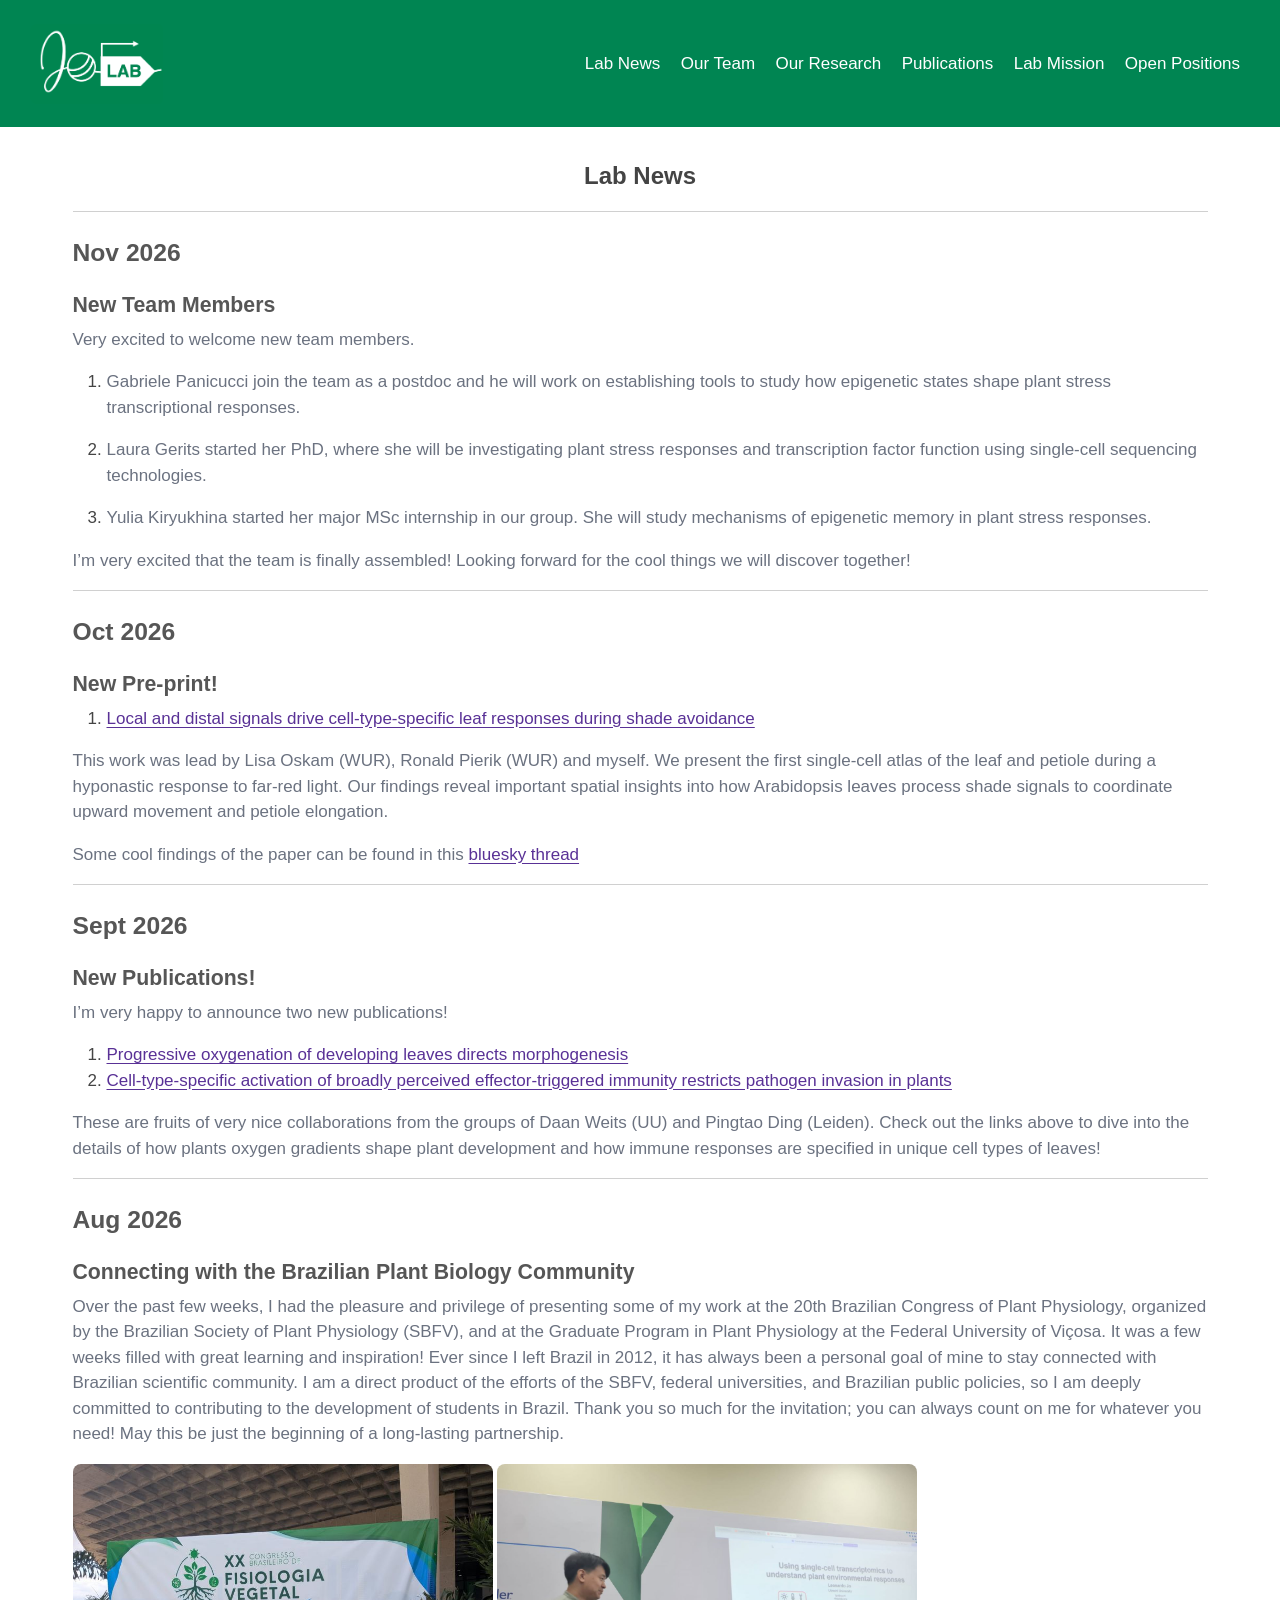
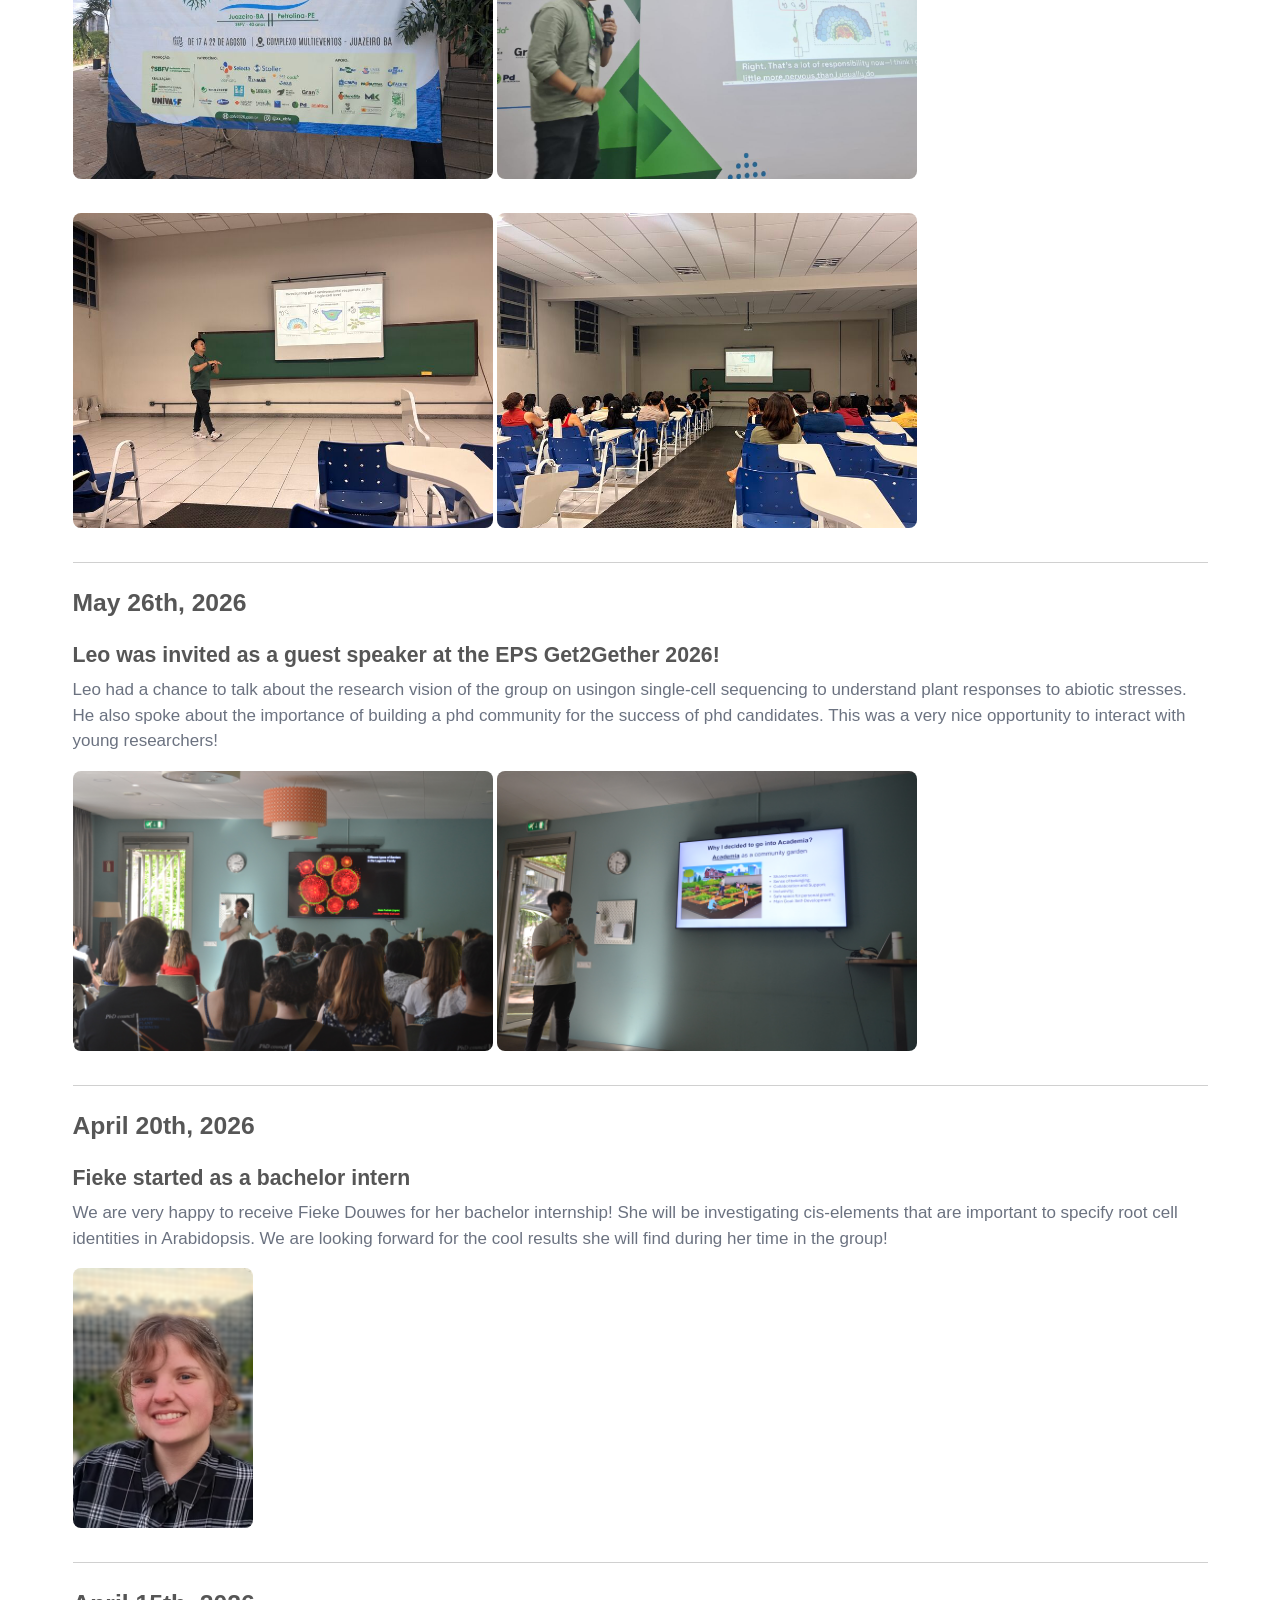
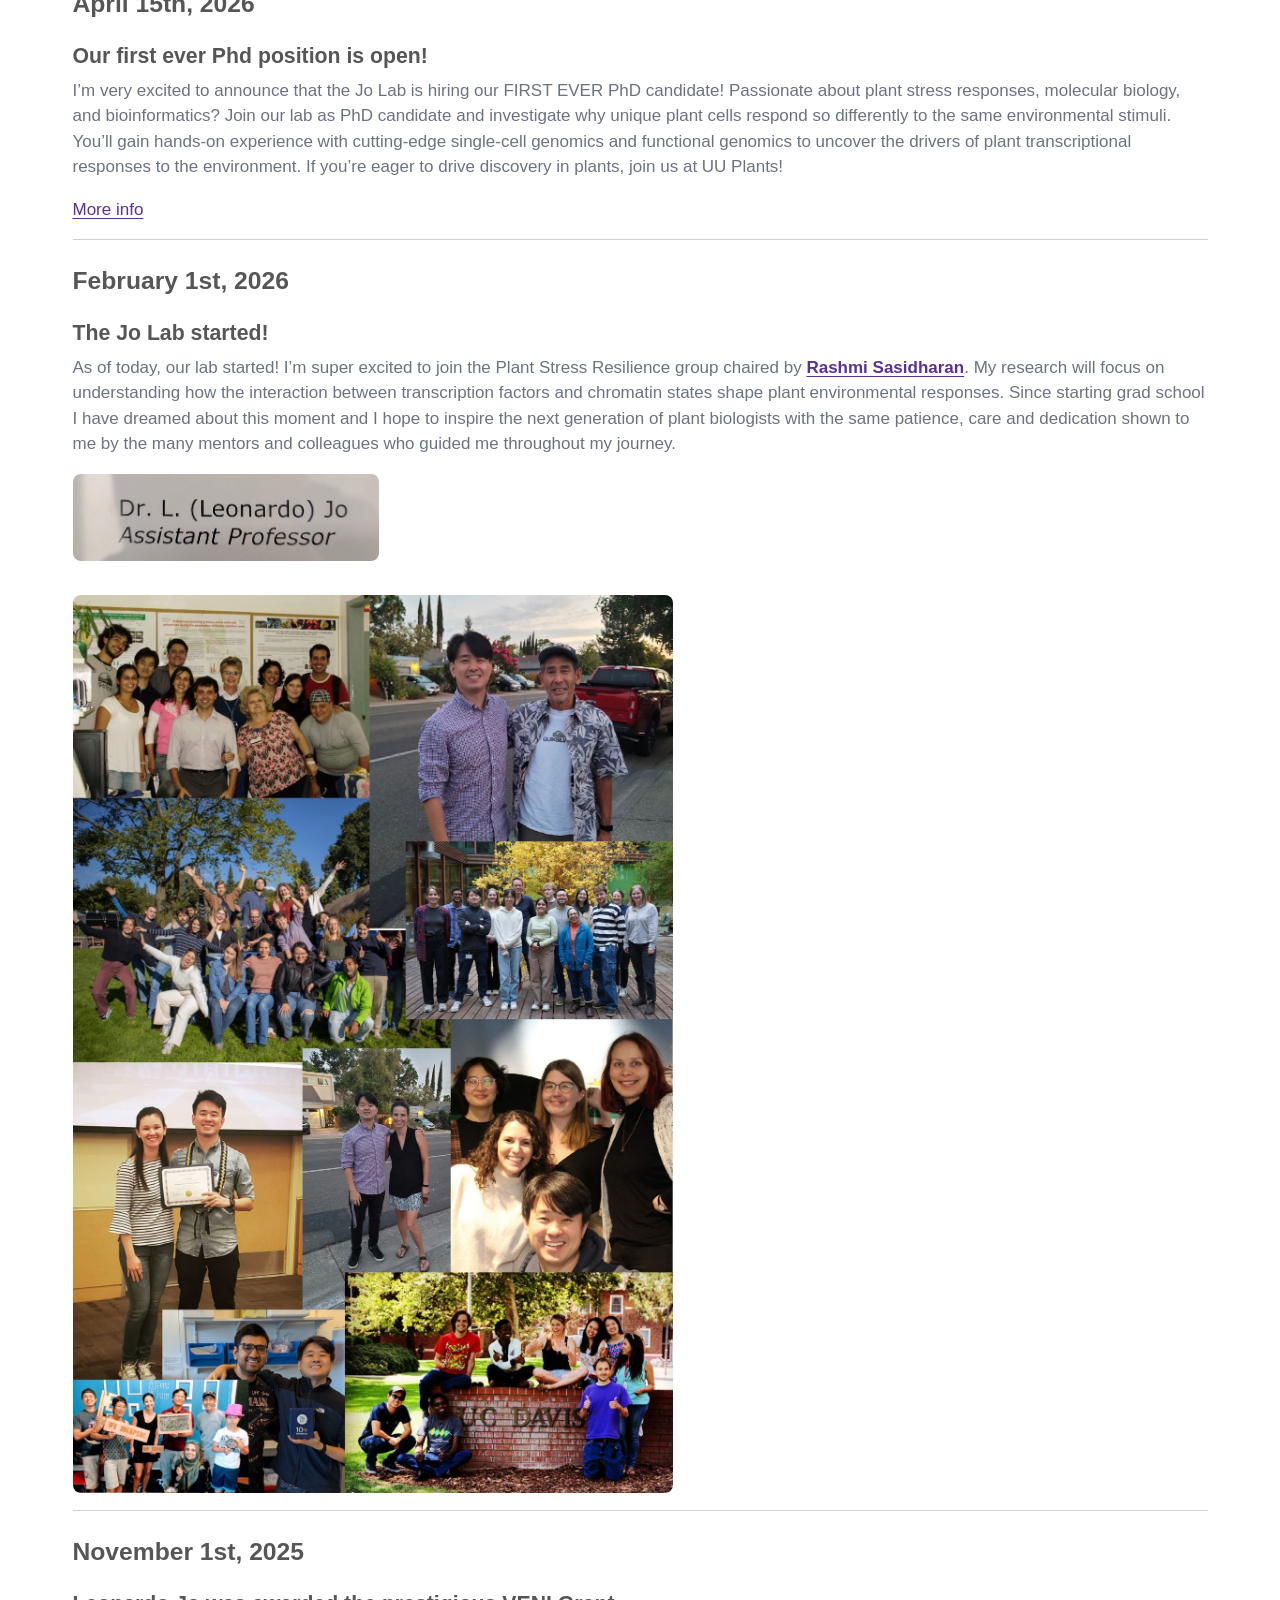
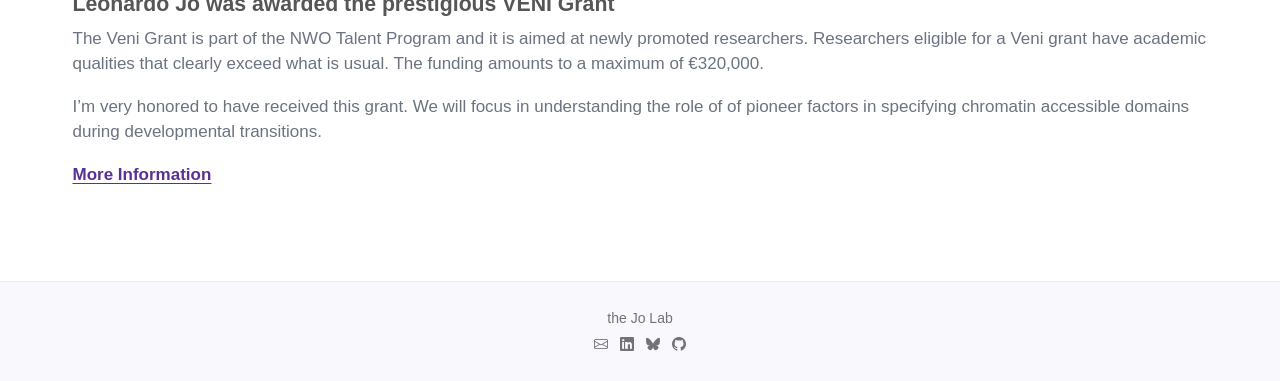
<file: docs/news.html>
<!DOCTYPE html>
<html xmlns="http://www.w3.org/1999/xhtml" lang="en" xml:lang="en"><head>

<meta charset="utf-8">
<meta name="generator" content="quarto-1.8.27">

<meta name="viewport" content="width=device-width, initial-scale=1.0, user-scalable=yes">


<title>The Jo Lab - Lab News</title>
<style>
code{white-space: pre-wrap;}
span.smallcaps{font-variant: small-caps;}
div.columns{display: flex; gap: min(4vw, 1.5em);}
div.column{flex: auto; overflow-x: auto;}
div.hanging-indent{margin-left: 1.5em; text-indent: -1.5em;}
ul.task-list{list-style: none;}
ul.task-list li input[type="checkbox"] {
  width: 0.8em;
  margin: 0 0.8em 0.2em -1em; /* quarto-specific, see https://github.com/quarto-dev/quarto-cli/issues/4556 */ 
  vertical-align: middle;
}
</style>


<script src="site_libs/quarto-nav/quarto-nav.js"></script>
<script src="site_libs/clipboard/clipboard.min.js"></script>
<script src="site_libs/quarto-search/autocomplete.umd.js"></script>
<script src="site_libs/quarto-search/fuse.min.js"></script>
<script src="site_libs/quarto-search/quarto-search.js"></script>
<meta name="quarto:offset" content="./">
<link href="./images/logo/logo1_square.png" rel="icon" type="image/png">
<script src="site_libs/quarto-html/quarto.js" type="module"></script>
<script src="site_libs/quarto-html/tabsets/tabsets.js" type="module"></script>
<script src="site_libs/quarto-html/axe/axe-check.js" type="module"></script>
<script src="site_libs/quarto-html/popper.min.js"></script>
<script src="site_libs/quarto-html/tippy.umd.min.js"></script>
<link href="site_libs/quarto-html/tippy.css" rel="stylesheet">
<link href="site_libs/quarto-html/quarto-syntax-highlighting-ed96de9b727972fe78a7b5d16c58bf87.css" rel="stylesheet" id="quarto-text-highlighting-styles">
<script src="site_libs/bootstrap/bootstrap.min.js"></script>
<link href="site_libs/bootstrap/bootstrap-icons.css" rel="stylesheet">
<link href="site_libs/bootstrap/bootstrap-6008e5a431e5595d6e7c16ba71b16960.min.css" rel="stylesheet" append-hash="true" id="quarto-bootstrap" data-mode="light">
<script id="quarto-search-options" type="application/json">{
  "location": "navbar",
  "copy-button": false,
  "collapse-after": 3,
  "panel-placement": "end",
  "type": "overlay",
  "limit": 50,
  "keyboard-shortcut": [
    "f",
    "/",
    "s"
  ],
  "show-item-context": false,
  "language": {
    "search-no-results-text": "No results",
    "search-matching-documents-text": "matching documents",
    "search-copy-link-title": "Copy link to search",
    "search-hide-matches-text": "Hide additional matches",
    "search-more-match-text": "more match in this document",
    "search-more-matches-text": "more matches in this document",
    "search-clear-button-title": "Clear",
    "search-text-placeholder": "",
    "search-detached-cancel-button-title": "Cancel",
    "search-submit-button-title": "Submit",
    "search-label": "Search"
  }
}</script>
<script async="" src="https://www.googletagmanager.com/gtag/js?id=G-TD1F06LRQV"></script>

<script type="text/javascript">

window.dataLayer = window.dataLayer || [];
function gtag(){dataLayer.push(arguments);}
gtag('js', new Date());
gtag('config', 'G-TD1F06LRQV', { 'anonymize_ip': true});
</script>


<link rel="stylesheet" href="style.css">
</head>

<body class="nav-fixed quarto-light">

<div id="quarto-search-results"></div>
  <header id="quarto-header" class="headroom fixed-top">
    <nav class="navbar navbar-expand-lg " data-bs-theme="dark">
      <div class="navbar-container container-fluid">
      <div class="navbar-brand-container mx-auto">
    <a href="./index.html" class="navbar-brand navbar-brand-logo">
    <img src="./images/logo/logo1.png" alt="" class="navbar-logo light-content">
    <img src="./images/logo/logo1.png" alt="" class="navbar-logo dark-content">
    </a>
  </div>
          <button class="navbar-toggler" type="button" data-bs-toggle="collapse" data-bs-target="#navbarCollapse" aria-controls="navbarCollapse" role="menu" aria-expanded="false" aria-label="Toggle navigation" onclick="if (window.quartoToggleHeadroom) { window.quartoToggleHeadroom(); }">
  <span class="navbar-toggler-icon"></span>
</button>
          <div class="collapse navbar-collapse" id="navbarCollapse">
            <ul class="navbar-nav navbar-nav-scroll ms-auto">
  <li class="nav-item">
    <a class="nav-link active" href="./news.html" aria-current="page"> 
<span class="menu-text">Lab News</span></a>
  </li>  
  <li class="nav-item">
    <a class="nav-link" href="./team.html"> 
<span class="menu-text">Our Team</span></a>
  </li>  
  <li class="nav-item">
    <a class="nav-link" href="./research.html"> 
<span class="menu-text">Our Research</span></a>
  </li>  
  <li class="nav-item">
    <a class="nav-link" href="./publications.html"> 
<span class="menu-text">Publications</span></a>
  </li>  
  <li class="nav-item">
    <a class="nav-link" href="./labculture.html"> 
<span class="menu-text">Lab Mission</span></a>
  </li>  
  <li class="nav-item">
    <a class="nav-link" href="./opportunities.html"> 
<span class="menu-text">Open Positions</span></a>
  </li>  
</ul>
          </div> <!-- /navcollapse -->
            <div class="quarto-navbar-tools">
</div>
      </div> <!-- /container-fluid -->
    </nav>
</header>
<!-- content -->
<div id="quarto-content" class="quarto-container page-columns page-rows-contents page-layout-full page-navbar">
<!-- sidebar -->
<!-- margin-sidebar -->
    
<!-- main -->
<main class="content column-page" id="quarto-document-content"><header id="title-block-header" class="quarto-title-block"><h1 class="title display-7">The Jo Lab - Lab News</h1></header>

<header id="title-block-header">


</header>


<center>
<span style="font-size: 24px;"><strong>Lab News</strong></span>
</center>
<hr>
<section id="nov-2026" class="level3">
<h3 data-anchor-id="nov-2026"><strong>Nov 2026</strong></h3>
<section id="new-team-members" class="level4">
<h4 data-anchor-id="new-team-members"><strong>New Team Members</strong></h4>
<p>Very excited to welcome new team members.</p>
<ol type="1">
<li><p>Gabriele Panicucci join the team as a postdoc and he will work on establishing tools to study how epigenetic states shape plant stress transcriptional responses.</p></li>
<li><p>Laura Gerits started her PhD, where she will be investigating plant stress responses and transcription factor function using single-cell sequencing technologies.</p></li>
<li><p>Yulia Kiryukhina started her major MSc internship in our group. She will study mechanisms of epigenetic memory in plant stress responses.</p></li>
</ol>
<p>I’m very excited that the team is finally assembled! Looking forward for the cool things we will discover together!</p>
<hr>
</section>
</section>
<section id="oct-2026" class="level3">
<h3 data-anchor-id="oct-2026"><strong>Oct 2026</strong></h3>
<section id="new-pre-print" class="level4">
<h4 data-anchor-id="new-pre-print"><strong>New Pre-print!</strong></h4>
<ol type="1">
<li><a href="https://www.biorxiv.org/content/10.64898/2026.10.11.757655v1">Local and distal signals drive cell-type-specific leaf responses during shade avoidance</a></li>
</ol>
<p>This work was lead by Lisa Oskam (WUR), Ronald Pierik (WUR) and myself. We present the first single-cell atlas of the leaf and petiole during a hyponastic response to far-red light. Our findings reveal important spatial insights into how Arabidopsis leaves process shade signals to coordinate upward movement and petiole elongation.</p>
<p>Some cool findings of the paper can be found in this <a href="https://bsky.app/profile/leonardojo.bsky.social/post/3my7slhm5sc2i">bluesky thread</a></p>
<hr>
</section>
</section>
<section id="sept-2026" class="level3">
<h3 data-anchor-id="sept-2026"><strong>Sept 2026</strong></h3>
<section id="new-publications" class="level4">
<h4 data-anchor-id="new-publications"><strong>New Publications!</strong></h4>
<p>I’m very happy to announce two new publications!</p>
<ol type="1">
<li><a href="https://www.science.org/doi/full/10.1126/sciadv.aef2430">Progressive oxygenation of developing leaves directs morphogenesis</a></li>
<li><a href="https://www.cell.com/cell-host-microbe/fulltext/S1931-3128(26)00310-0">Cell-type-specific activation of broadly perceived effector-triggered immunity restricts pathogen invasion in plants</a></li>
</ol>
<p>These are fruits of very nice collaborations from the groups of Daan Weits (UU) and Pingtao Ding (Leiden). Check out the links above to dive into the details of how plants oxygen gradients shape plant development and how immune responses are specified in unique cell types of leaves!</p>
<hr>
</section>
</section>
<section id="aug-2026" class="level3">
<h3 data-anchor-id="aug-2026"><strong>Aug 2026</strong></h3>
<section id="connecting-with-the-brazilian-plant-biology-community" class="level4">
<h4 data-anchor-id="connecting-with-the-brazilian-plant-biology-community"><strong>Connecting with the Brazilian Plant Biology Community</strong></h4>
<p>Over the past few weeks, I had the pleasure and privilege of presenting some of my work at the 20th Brazilian Congress of Plant Physiology, organized by the Brazilian Society of Plant Physiology (SBFV), and at the Graduate Program in Plant Physiology at the Federal University of Viçosa. It was a few weeks filled with great learning and inspiration! Ever since I left Brazil in 2012, it has always been a personal goal of mine to stay connected with Brazilian scientific community. I am a direct product of the efforts of the SBFV, federal universities, and Brazilian public policies, so I am deeply committed to contributing to the development of students in Brazil. Thank you so much for the invitation; you can always count on me for whatever you need! May this be just the beginning of a long-lasting partnership.</p>
<p><img src="images/news/aug2026_2.jpeg" class="img-fluid quarto-figure quarto-figure-left" width="420"> <img src="images/news/aug2026_1.jpeg" class="img-fluid quarto-figure quarto-figure-left" width="420"></p>
<p><img src="images/news/aug2026_3.jpeg" class="img-fluid quarto-figure quarto-figure-left" width="420"> <img src="images/news/aug2026_4.jpeg" class="img-fluid quarto-figure quarto-figure-left" width="420"></p>
<hr>
</section>
</section>
<section id="may-26th-2026" class="level3">
<h3 data-anchor-id="may-26th-2026"><strong>May 26th, 2026</strong></h3>
<section id="leo-was-invited-as-a-guest-speaker-at-the-eps-get2gether-2026" class="level4">
<h4 data-anchor-id="leo-was-invited-as-a-guest-speaker-at-the-eps-get2gether-2026"><strong>Leo was invited as a guest speaker at the EPS Get2Gether 2026!</strong></h4>
<p>Leo had a chance to talk about the research vision of the group on usingon single-cell sequencing to understand plant responses to abiotic stresses. He also spoke about the importance of building a phd community for the success of phd candidates. This was a very nice opportunity to interact with young researchers!</p>
<p><img src="images/news/get2gether001.jpeg" class="img-fluid quarto-figure quarto-figure-left" width="420"> <img src="images/news/get2gether002.jpeg" class="img-fluid quarto-figure quarto-figure-left" width="420"></p>
<hr>
</section>
</section>
<section id="april-20th-2026" class="level3">
<h3 data-anchor-id="april-20th-2026"><strong>April 20th, 2026</strong></h3>
<section id="fieke-started-as-a-bachelor-intern" class="level4">
<h4 data-anchor-id="fieke-started-as-a-bachelor-intern"><strong>Fieke started as a bachelor intern</strong></h4>
<p>We are very happy to receive Fieke Douwes for her bachelor internship! She will be investigating cis-elements that are important to specify root cell identities in Arabidopsis. We are looking forward for the cool results she will find during her time in the group!</p>
<div class="quarto-figure quarto-figure-left">
<figure class="figure">
<p><img src="images/lab_members/fiekedouwes.png" class="img-fluid quarto-figure quarto-figure-left figure-img" width="180"></p>
</figure>
</div>
<hr>
</section>
</section>
<section id="april-15th-2026" class="level3">
<h3 data-anchor-id="april-15th-2026"><strong>April 15th, 2026</strong></h3>
<section id="our-first-ever-phd-position-is-open" class="level4">
<h4 data-anchor-id="our-first-ever-phd-position-is-open"><strong>Our first ever Phd position is open!</strong></h4>
<p>I’m very excited to announce that the Jo Lab is hiring our FIRST EVER PhD candidate! Passionate about plant stress responses, molecular biology, and bioinformatics? Join our lab as PhD candidate and investigate why unique plant cells respond so differently to the same environmental stimuli. You’ll gain hands-on experience with cutting-edge single-cell genomics and functional genomics to uncover the drivers of plant transcriptional responses to the environment. If you’re eager to drive discovery in plants, join us at UU Plants!</p>
<p><a href="https://www.uu.nl/en/organisation/working-at-utrecht-university/jobs/phd-position-in-the-role-of-cell-identity-in-shaping-plant-stress-responses">More info</a></p>
<hr>
</section>
</section>
<section id="february-1st-2026" class="level3">
<h3 data-anchor-id="february-1st-2026"><strong>February 1st, 2026</strong></h3>
<section id="the-jo-lab-started" class="level4">
<h4 data-anchor-id="the-jo-lab-started"><strong>The Jo Lab started!</strong></h4>
<p>As of today, our lab started! I’m super excited to join the Plant Stress Resilience group chaired by <a href="https://www.linkedin.com/in/rashmi-sasidharan-9708ba9/"><strong>Rashmi Sasidharan</strong></a>. My research will focus on understanding how the interaction between transcription factors and chromatin states shape plant environmental responses. Since starting grad school I have dreamed about this moment and I hope to inspire the next generation of plant biologists with the same patience, care and dedication shown to me by the many mentors and colleagues who guided me throughout my journey.</p>
<div class="quarto-figure quarto-figure-left">
<figure class="figure">
<p><img src="images/news/news001.jpg" class="img-fluid quarto-figure quarto-figure-left figure-img" width="306"></p>
</figure>
</div>
<p><img src="images/news/news002.jpeg" class="img-fluid" width="600"></p>
<hr>
</section>
</section>
<section id="november-1st-2025" class="level3">
<h3 data-anchor-id="november-1st-2025"><strong>November 1st, 2025</strong></h3>
<section id="leonardo-jo-was-awarded-the-prestigious-veni-grant" class="level4">
<h4 data-anchor-id="leonardo-jo-was-awarded-the-prestigious-veni-grant"><strong>Leonardo Jo was awarded the prestigious VENI Grant</strong></h4>
<p>The Veni Grant is part of the NWO Talent Program and it is aimed at newly promoted researchers. Researchers eligible for a Veni grant have academic qualities that clearly exceed what is usual. The funding amounts to a maximum of €320,000.</p>
<p>I’m very honored to have received this grant. We will focus in understanding the role of of pioneer factors in specifying chromatin accessible domains during developmental transitions.</p>
<p><a href="https://www.nwo.nl/en/researchprogrammes/nwo-talent-programme/projects-veni/veni-2024"><strong>More Information</strong></a></p>


</section>
</section>

</main> <!-- /main -->
<script id="quarto-html-after-body" type="application/javascript">
  window.document.addEventListener("DOMContentLoaded", function (event) {
    const isCodeAnnotation = (el) => {
      for (const clz of el.classList) {
        if (clz.startsWith('code-annotation-')) {                     
          return true;
        }
      }
      return false;
    }
    const onCopySuccess = function(e) {
      // button target
      const button = e.trigger;
      // don't keep focus
      button.blur();
      // flash "checked"
      button.classList.add('code-copy-button-checked');
      var currentTitle = button.getAttribute("title");
      button.setAttribute("title", "Copied!");
      let tooltip;
      if (window.bootstrap) {
        button.setAttribute("data-bs-toggle", "tooltip");
        button.setAttribute("data-bs-placement", "left");
        button.setAttribute("data-bs-title", "Copied!");
        tooltip = new bootstrap.Tooltip(button, 
          { trigger: "manual", 
            customClass: "code-copy-button-tooltip",
            offset: [0, -8]});
        tooltip.show();    
      }
      setTimeout(function() {
        if (tooltip) {
          tooltip.hide();
          button.removeAttribute("data-bs-title");
          button.removeAttribute("data-bs-toggle");
          button.removeAttribute("data-bs-placement");
        }
        button.setAttribute("title", currentTitle);
        button.classList.remove('code-copy-button-checked');
      }, 1000);
      // clear code selection
      e.clearSelection();
    }
    const getTextToCopy = function(trigger) {
      const outerScaffold = trigger.parentElement.cloneNode(true);
      const codeEl = outerScaffold.querySelector('code');
      for (const childEl of codeEl.children) {
        if (isCodeAnnotation(childEl)) {
          childEl.remove();
        }
      }
      return codeEl.innerText;
    }
    const clipboard = new window.ClipboardJS('.code-copy-button:not([data-in-quarto-modal])', {
      text: getTextToCopy
    });
    clipboard.on('success', onCopySuccess);
    if (window.document.getElementById('quarto-embedded-source-code-modal')) {
      const clipboardModal = new window.ClipboardJS('.code-copy-button[data-in-quarto-modal]', {
        text: getTextToCopy,
        container: window.document.getElementById('quarto-embedded-source-code-modal')
      });
      clipboardModal.on('success', onCopySuccess);
    }
      var localhostRegex = new RegExp(/^(?:http|https):\/\/localhost\:?[0-9]*\//);
      var mailtoRegex = new RegExp(/^mailto:/);
        var filterRegex = new RegExp('/' + window.location.host + '/');
      var isInternal = (href) => {
          return filterRegex.test(href) || localhostRegex.test(href) || mailtoRegex.test(href);
      }
      // Inspect non-navigation links and adorn them if external
     var links = window.document.querySelectorAll('a[href]:not(.nav-link):not(.navbar-brand):not(.toc-action):not(.sidebar-link):not(.sidebar-item-toggle):not(.pagination-link):not(.no-external):not([aria-hidden]):not(.dropdown-item):not(.quarto-navigation-tool):not(.about-link)');
      for (var i=0; i<links.length; i++) {
        const link = links[i];
        if (!isInternal(link.href)) {
          // undo the damage that might have been done by quarto-nav.js in the case of
          // links that we want to consider external
          if (link.dataset.originalHref !== undefined) {
            link.href = link.dataset.originalHref;
          }
            // target, if specified
            link.setAttribute("target", "_blank");
            if (link.getAttribute("rel") === null) {
              link.setAttribute("rel", "noopener");
            }
        }
      }
    function tippyHover(el, contentFn, onTriggerFn, onUntriggerFn) {
      const config = {
        allowHTML: true,
        maxWidth: 500,
        delay: 100,
        arrow: false,
        appendTo: function(el) {
            return el.parentElement;
        },
        interactive: true,
        interactiveBorder: 10,
        theme: 'quarto',
        placement: 'bottom-start',
      };
      if (contentFn) {
        config.content = contentFn;
      }
      if (onTriggerFn) {
        config.onTrigger = onTriggerFn;
      }
      if (onUntriggerFn) {
        config.onUntrigger = onUntriggerFn;
      }
      window.tippy(el, config); 
    }
    const noterefs = window.document.querySelectorAll('a[role="doc-noteref"]');
    for (var i=0; i<noterefs.length; i++) {
      const ref = noterefs[i];
      tippyHover(ref, function() {
        // use id or data attribute instead here
        let href = ref.getAttribute('data-footnote-href') || ref.getAttribute('href');
        try { href = new URL(href).hash; } catch {}
        const id = href.replace(/^#\/?/, "");
        const note = window.document.getElementById(id);
        if (note) {
          return note.innerHTML;
        } else {
          return "";
        }
      });
    }
    const xrefs = window.document.querySelectorAll('a.quarto-xref');
    const processXRef = (id, note) => {
      // Strip column container classes
      const stripColumnClz = (el) => {
        el.classList.remove("page-full", "page-columns");
        if (el.children) {
          for (const child of el.children) {
            stripColumnClz(child);
          }
        }
      }
      stripColumnClz(note)
      if (id === null || id.startsWith('sec-')) {
        // Special case sections, only their first couple elements
        const container = document.createElement("div");
        if (note.children && note.children.length > 2) {
          container.appendChild(note.children[0].cloneNode(true));
          for (let i = 1; i < note.children.length; i++) {
            const child = note.children[i];
            if (child.tagName === "P" && child.innerText === "") {
              continue;
            } else {
              container.appendChild(child.cloneNode(true));
              break;
            }
          }
          if (window.Quarto?.typesetMath) {
            window.Quarto.typesetMath(container);
          }
          return container.innerHTML
        } else {
          if (window.Quarto?.typesetMath) {
            window.Quarto.typesetMath(note);
          }
          return note.innerHTML;
        }
      } else {
        // Remove any anchor links if they are present
        const anchorLink = note.querySelector('a.anchorjs-link');
        if (anchorLink) {
          anchorLink.remove();
        }
        if (window.Quarto?.typesetMath) {
          window.Quarto.typesetMath(note);
        }
        if (note.classList.contains("callout")) {
          return note.outerHTML;
        } else {
          return note.innerHTML;
        }
      }
    }
    for (var i=0; i<xrefs.length; i++) {
      const xref = xrefs[i];
      tippyHover(xref, undefined, function(instance) {
        instance.disable();
        let url = xref.getAttribute('href');
        let hash = undefined; 
        if (url.startsWith('#')) {
          hash = url;
        } else {
          try { hash = new URL(url).hash; } catch {}
        }
        if (hash) {
          const id = hash.replace(/^#\/?/, "");
          const note = window.document.getElementById(id);
          if (note !== null) {
            try {
              const html = processXRef(id, note.cloneNode(true));
              instance.setContent(html);
            } finally {
              instance.enable();
              instance.show();
            }
          } else {
            // See if we can fetch this
            fetch(url.split('#')[0])
            .then(res => res.text())
            .then(html => {
              const parser = new DOMParser();
              const htmlDoc = parser.parseFromString(html, "text/html");
              const note = htmlDoc.getElementById(id);
              if (note !== null) {
                const html = processXRef(id, note);
                instance.setContent(html);
              } 
            }).finally(() => {
              instance.enable();
              instance.show();
            });
          }
        } else {
          // See if we can fetch a full url (with no hash to target)
          // This is a special case and we should probably do some content thinning / targeting
          fetch(url)
          .then(res => res.text())
          .then(html => {
            const parser = new DOMParser();
            const htmlDoc = parser.parseFromString(html, "text/html");
            const note = htmlDoc.querySelector('main.content');
            if (note !== null) {
              // This should only happen for chapter cross references
              // (since there is no id in the URL)
              // remove the first header
              if (note.children.length > 0 && note.children[0].tagName === "HEADER") {
                note.children[0].remove();
              }
              const html = processXRef(null, note);
              instance.setContent(html);
            } 
          }).finally(() => {
            instance.enable();
            instance.show();
          });
        }
      }, function(instance) {
      });
    }
        let selectedAnnoteEl;
        const selectorForAnnotation = ( cell, annotation) => {
          let cellAttr = 'data-code-cell="' + cell + '"';
          let lineAttr = 'data-code-annotation="' +  annotation + '"';
          const selector = 'span[' + cellAttr + '][' + lineAttr + ']';
          return selector;
        }
        const selectCodeLines = (annoteEl) => {
          const doc = window.document;
          const targetCell = annoteEl.getAttribute("data-target-cell");
          const targetAnnotation = annoteEl.getAttribute("data-target-annotation");
          const annoteSpan = window.document.querySelector(selectorForAnnotation(targetCell, targetAnnotation));
          const lines = annoteSpan.getAttribute("data-code-lines").split(",");
          const lineIds = lines.map((line) => {
            return targetCell + "-" + line;
          })
          let top = null;
          let height = null;
          let parent = null;
          if (lineIds.length > 0) {
              //compute the position of the single el (top and bottom and make a div)
              const el = window.document.getElementById(lineIds[0]);
              top = el.offsetTop;
              height = el.offsetHeight;
              parent = el.parentElement.parentElement;
            if (lineIds.length > 1) {
              const lastEl = window.document.getElementById(lineIds[lineIds.length - 1]);
              const bottom = lastEl.offsetTop + lastEl.offsetHeight;
              height = bottom - top;
            }
            if (top !== null && height !== null && parent !== null) {
              // cook up a div (if necessary) and position it 
              let div = window.document.getElementById("code-annotation-line-highlight");
              if (div === null) {
                div = window.document.createElement("div");
                div.setAttribute("id", "code-annotation-line-highlight");
                div.style.position = 'absolute';
                parent.appendChild(div);
              }
              div.style.top = top - 2 + "px";
              div.style.height = height + 4 + "px";
              div.style.left = 0;
              let gutterDiv = window.document.getElementById("code-annotation-line-highlight-gutter");
              if (gutterDiv === null) {
                gutterDiv = window.document.createElement("div");
                gutterDiv.setAttribute("id", "code-annotation-line-highlight-gutter");
                gutterDiv.style.position = 'absolute';
                const codeCell = window.document.getElementById(targetCell);
                const gutter = codeCell.querySelector('.code-annotation-gutter');
                gutter.appendChild(gutterDiv);
              }
              gutterDiv.style.top = top - 2 + "px";
              gutterDiv.style.height = height + 4 + "px";
            }
            selectedAnnoteEl = annoteEl;
          }
        };
        const unselectCodeLines = () => {
          const elementsIds = ["code-annotation-line-highlight", "code-annotation-line-highlight-gutter"];
          elementsIds.forEach((elId) => {
            const div = window.document.getElementById(elId);
            if (div) {
              div.remove();
            }
          });
          selectedAnnoteEl = undefined;
        };
          // Handle positioning of the toggle
      window.addEventListener(
        "resize",
        throttle(() => {
          elRect = undefined;
          if (selectedAnnoteEl) {
            selectCodeLines(selectedAnnoteEl);
          }
        }, 10)
      );
      function throttle(fn, ms) {
      let throttle = false;
      let timer;
        return (...args) => {
          if(!throttle) { // first call gets through
              fn.apply(this, args);
              throttle = true;
          } else { // all the others get throttled
              if(timer) clearTimeout(timer); // cancel #2
              timer = setTimeout(() => {
                fn.apply(this, args);
                timer = throttle = false;
              }, ms);
          }
        };
      }
        // Attach click handler to the DT
        const annoteDls = window.document.querySelectorAll('dt[data-target-cell]');
        for (const annoteDlNode of annoteDls) {
          annoteDlNode.addEventListener('click', (event) => {
            const clickedEl = event.target;
            if (clickedEl !== selectedAnnoteEl) {
              unselectCodeLines();
              const activeEl = window.document.querySelector('dt[data-target-cell].code-annotation-active');
              if (activeEl) {
                activeEl.classList.remove('code-annotation-active');
              }
              selectCodeLines(clickedEl);
              clickedEl.classList.add('code-annotation-active');
            } else {
              // Unselect the line
              unselectCodeLines();
              clickedEl.classList.remove('code-annotation-active');
            }
          });
        }
    const findCites = (el) => {
      const parentEl = el.parentElement;
      if (parentEl) {
        const cites = parentEl.dataset.cites;
        if (cites) {
          return {
            el,
            cites: cites.split(' ')
          };
        } else {
          return findCites(el.parentElement)
        }
      } else {
        return undefined;
      }
    };
    var bibliorefs = window.document.querySelectorAll('a[role="doc-biblioref"]');
    for (var i=0; i<bibliorefs.length; i++) {
      const ref = bibliorefs[i];
      const citeInfo = findCites(ref);
      if (citeInfo) {
        tippyHover(citeInfo.el, function() {
          var popup = window.document.createElement('div');
          citeInfo.cites.forEach(function(cite) {
            var citeDiv = window.document.createElement('div');
            citeDiv.classList.add('hanging-indent');
            citeDiv.classList.add('csl-entry');
            var biblioDiv = window.document.getElementById('ref-' + cite);
            if (biblioDiv) {
              citeDiv.innerHTML = biblioDiv.innerHTML;
            }
            popup.appendChild(citeDiv);
          });
          return popup.innerHTML;
        });
      }
    }
  });
  </script>
</div> <!-- /content -->
<footer class="footer">
  <div class="nav-footer">
    <div class="nav-footer-left">
      &nbsp;
    </div>   
    <div class="nav-footer-center">
      <ul class="footer-items list-unstyled">
    <li class="nav-item">
 the Jo Lab<div style="margin-top: 6px;"><a href="mailto:l.jo@uu.nl"><i class="bi bi-envelope"></i></a> &nbsp; <a href="https://www.linkedin.com/in/leonardo-jo-84003938/"><i class="bi bi-linkedin"></i></a> &nbsp; <a href="https://bsky.app/profile/leonardojo.bsky.social"><i class="bi bi-bluesky"></i></a> &nbsp; <a href="https://github.com/leonardojo"><i class="bi bi-github"></i></a></div>
  </li>  
</ul>
    </div>
    <div class="nav-footer-right">
      &nbsp;
    </div>
  </div>
</footer>




</body></html>
</file>
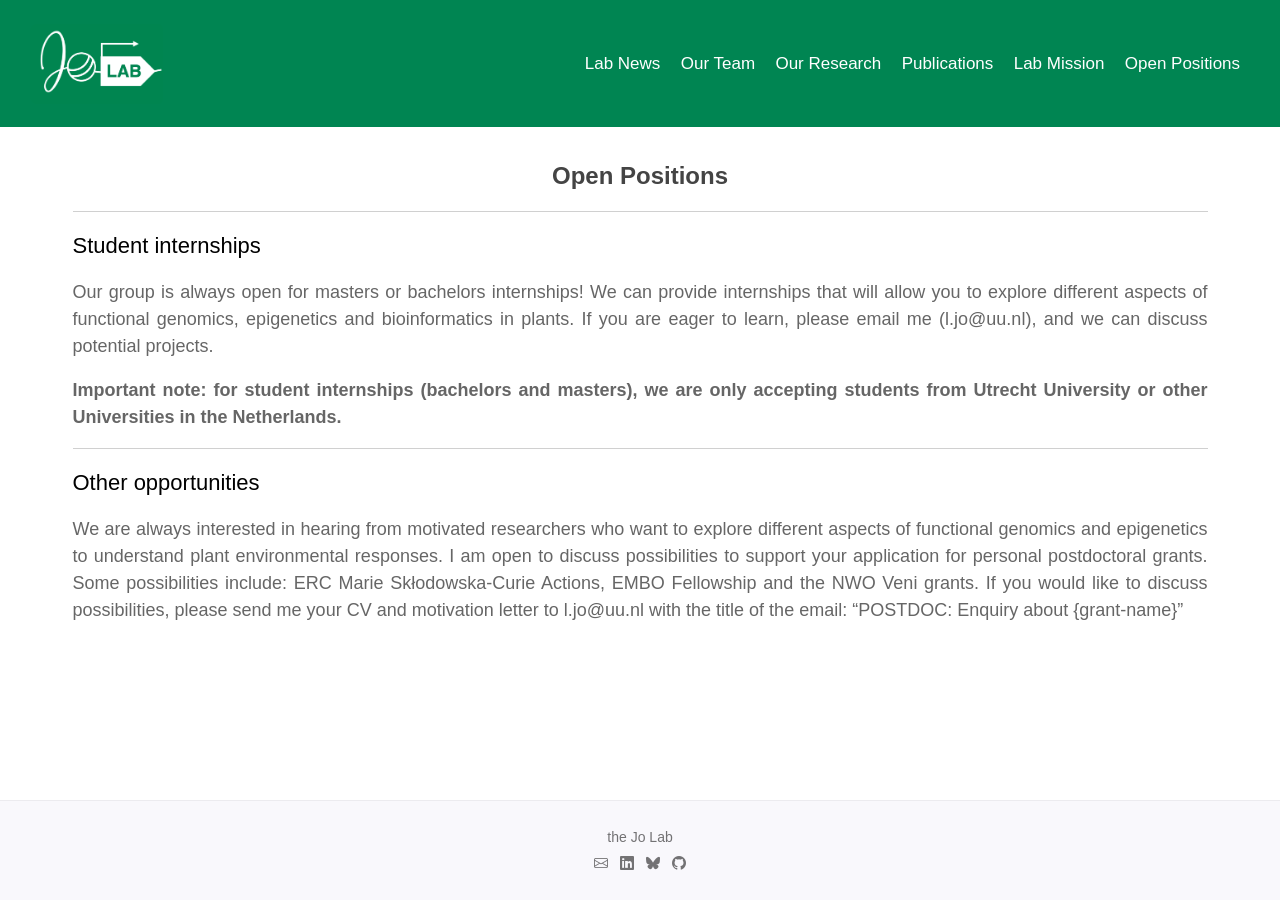
<file: docs/opportunities.html>
<!DOCTYPE html>
<html xmlns="http://www.w3.org/1999/xhtml" lang="en" xml:lang="en"><head>

<meta charset="utf-8">
<meta name="generator" content="quarto-1.8.27">

<meta name="viewport" content="width=device-width, initial-scale=1.0, user-scalable=yes">


<title>The Jo Lab - Open Positions</title>
<style>
code{white-space: pre-wrap;}
span.smallcaps{font-variant: small-caps;}
div.columns{display: flex; gap: min(4vw, 1.5em);}
div.column{flex: auto; overflow-x: auto;}
div.hanging-indent{margin-left: 1.5em; text-indent: -1.5em;}
ul.task-list{list-style: none;}
ul.task-list li input[type="checkbox"] {
  width: 0.8em;
  margin: 0 0.8em 0.2em -1em; /* quarto-specific, see https://github.com/quarto-dev/quarto-cli/issues/4556 */ 
  vertical-align: middle;
}
</style>


<script src="site_libs/quarto-nav/quarto-nav.js"></script>
<script src="site_libs/clipboard/clipboard.min.js"></script>
<script src="site_libs/quarto-search/autocomplete.umd.js"></script>
<script src="site_libs/quarto-search/fuse.min.js"></script>
<script src="site_libs/quarto-search/quarto-search.js"></script>
<meta name="quarto:offset" content="./">
<link href="./images/logo/logo1_square.png" rel="icon" type="image/png">
<script src="site_libs/quarto-html/quarto.js" type="module"></script>
<script src="site_libs/quarto-html/tabsets/tabsets.js" type="module"></script>
<script src="site_libs/quarto-html/axe/axe-check.js" type="module"></script>
<script src="site_libs/quarto-html/popper.min.js"></script>
<script src="site_libs/quarto-html/tippy.umd.min.js"></script>
<link href="site_libs/quarto-html/tippy.css" rel="stylesheet">
<link href="site_libs/quarto-html/quarto-syntax-highlighting-ed96de9b727972fe78a7b5d16c58bf87.css" rel="stylesheet" id="quarto-text-highlighting-styles">
<script src="site_libs/bootstrap/bootstrap.min.js"></script>
<link href="site_libs/bootstrap/bootstrap-icons.css" rel="stylesheet">
<link href="site_libs/bootstrap/bootstrap-6008e5a431e5595d6e7c16ba71b16960.min.css" rel="stylesheet" append-hash="true" id="quarto-bootstrap" data-mode="light">
<script id="quarto-search-options" type="application/json">{
  "location": "navbar",
  "copy-button": false,
  "collapse-after": 3,
  "panel-placement": "end",
  "type": "overlay",
  "limit": 50,
  "keyboard-shortcut": [
    "f",
    "/",
    "s"
  ],
  "show-item-context": false,
  "language": {
    "search-no-results-text": "No results",
    "search-matching-documents-text": "matching documents",
    "search-copy-link-title": "Copy link to search",
    "search-hide-matches-text": "Hide additional matches",
    "search-more-match-text": "more match in this document",
    "search-more-matches-text": "more matches in this document",
    "search-clear-button-title": "Clear",
    "search-text-placeholder": "",
    "search-detached-cancel-button-title": "Cancel",
    "search-submit-button-title": "Submit",
    "search-label": "Search"
  }
}</script>
<script async="" src="https://www.googletagmanager.com/gtag/js?id=G-TD1F06LRQV"></script>

<script type="text/javascript">

window.dataLayer = window.dataLayer || [];
function gtag(){dataLayer.push(arguments);}
gtag('js', new Date());
gtag('config', 'G-TD1F06LRQV', { 'anonymize_ip': true});
</script>


<link rel="stylesheet" href="style.css">
</head>

<body class="nav-fixed quarto-light">

<div id="quarto-search-results"></div>
  <header id="quarto-header" class="headroom fixed-top">
    <nav class="navbar navbar-expand-lg " data-bs-theme="dark">
      <div class="navbar-container container-fluid">
      <div class="navbar-brand-container mx-auto">
    <a href="./index.html" class="navbar-brand navbar-brand-logo">
    <img src="./images/logo/logo1.png" alt="" class="navbar-logo light-content">
    <img src="./images/logo/logo1.png" alt="" class="navbar-logo dark-content">
    </a>
  </div>
          <button class="navbar-toggler" type="button" data-bs-toggle="collapse" data-bs-target="#navbarCollapse" aria-controls="navbarCollapse" role="menu" aria-expanded="false" aria-label="Toggle navigation" onclick="if (window.quartoToggleHeadroom) { window.quartoToggleHeadroom(); }">
  <span class="navbar-toggler-icon"></span>
</button>
          <div class="collapse navbar-collapse" id="navbarCollapse">
            <ul class="navbar-nav navbar-nav-scroll ms-auto">
  <li class="nav-item">
    <a class="nav-link" href="./news.html"> 
<span class="menu-text">Lab News</span></a>
  </li>  
  <li class="nav-item">
    <a class="nav-link" href="./team.html"> 
<span class="menu-text">Our Team</span></a>
  </li>  
  <li class="nav-item">
    <a class="nav-link" href="./research.html"> 
<span class="menu-text">Our Research</span></a>
  </li>  
  <li class="nav-item">
    <a class="nav-link" href="./publications.html"> 
<span class="menu-text">Publications</span></a>
  </li>  
  <li class="nav-item">
    <a class="nav-link" href="./labculture.html"> 
<span class="menu-text">Lab Mission</span></a>
  </li>  
  <li class="nav-item">
    <a class="nav-link active" href="./opportunities.html" aria-current="page"> 
<span class="menu-text">Open Positions</span></a>
  </li>  
</ul>
          </div> <!-- /navcollapse -->
            <div class="quarto-navbar-tools">
</div>
      </div> <!-- /container-fluid -->
    </nav>
</header>
<!-- content -->
<div id="quarto-content" class="quarto-container page-columns page-rows-contents page-layout-full page-navbar">
<!-- sidebar -->
<!-- margin-sidebar -->
    
<!-- main -->
<main class="content column-page" id="quarto-document-content"><header id="title-block-header" class="quarto-title-block"><h1 class="title display-7">The Jo Lab - Open Positions</h1></header>

<header id="title-block-header">


</header>


<center>
<span style="font-size: 24px;"><strong>Open Positions</strong></span>
</center>
<hr>
<p style="text-align: justify; color: black; font-size: 22px; margin-top: 0; margin-bottom: 10;">
Student internships
</p>
<p style="text-align: justify; color: #666; font-size: 18px; margin-top: 0; margin-bottom: 10;">
Our group is always open for masters or bachelors internships! We can provide internships that will allow you to explore different aspects of functional genomics, epigenetics and bioinformatics in plants. If you are eager to learn, please email me (l.jo@uu.nl), and we can discuss potential projects.
</p>
<p style="text-align: justify; color: #666; font-size: 18px; margin-top: 0; margin-bottom: 10;">
<b> Important note: for student internships (bachelors and masters), we are only accepting students from Utrecht University or other Universities in the Netherlands. </b>
</p>
<hr>
<p style="text-align: justify; color: black; font-size: 22px; margin-top: 0; margin-bottom: 10;">
Other opportunities
</p>
<p style="text-align: justify; color: #666; font-size: 18px; margin-top: 0; margin-bottom: 10;">
We are always interested in hearing from motivated researchers who want to explore different aspects of functional genomics and epigenetics to understand plant environmental responses. I am open to discuss possibilities to support your application for personal postdoctoral grants. Some possibilities include: ERC Marie Skłodowska-Curie Actions, EMBO Fellowship and the NWO Veni grants. If you would like to discuss possibilities, please send me your CV and motivation letter to l.jo@uu.nl with the title of the email: “POSTDOC: Enquiry about {grant-name}”
</p>



</main> <!-- /main -->
<script id="quarto-html-after-body" type="application/javascript">
  window.document.addEventListener("DOMContentLoaded", function (event) {
    const isCodeAnnotation = (el) => {
      for (const clz of el.classList) {
        if (clz.startsWith('code-annotation-')) {                     
          return true;
        }
      }
      return false;
    }
    const onCopySuccess = function(e) {
      // button target
      const button = e.trigger;
      // don't keep focus
      button.blur();
      // flash "checked"
      button.classList.add('code-copy-button-checked');
      var currentTitle = button.getAttribute("title");
      button.setAttribute("title", "Copied!");
      let tooltip;
      if (window.bootstrap) {
        button.setAttribute("data-bs-toggle", "tooltip");
        button.setAttribute("data-bs-placement", "left");
        button.setAttribute("data-bs-title", "Copied!");
        tooltip = new bootstrap.Tooltip(button, 
          { trigger: "manual", 
            customClass: "code-copy-button-tooltip",
            offset: [0, -8]});
        tooltip.show();    
      }
      setTimeout(function() {
        if (tooltip) {
          tooltip.hide();
          button.removeAttribute("data-bs-title");
          button.removeAttribute("data-bs-toggle");
          button.removeAttribute("data-bs-placement");
        }
        button.setAttribute("title", currentTitle);
        button.classList.remove('code-copy-button-checked');
      }, 1000);
      // clear code selection
      e.clearSelection();
    }
    const getTextToCopy = function(trigger) {
      const outerScaffold = trigger.parentElement.cloneNode(true);
      const codeEl = outerScaffold.querySelector('code');
      for (const childEl of codeEl.children) {
        if (isCodeAnnotation(childEl)) {
          childEl.remove();
        }
      }
      return codeEl.innerText;
    }
    const clipboard = new window.ClipboardJS('.code-copy-button:not([data-in-quarto-modal])', {
      text: getTextToCopy
    });
    clipboard.on('success', onCopySuccess);
    if (window.document.getElementById('quarto-embedded-source-code-modal')) {
      const clipboardModal = new window.ClipboardJS('.code-copy-button[data-in-quarto-modal]', {
        text: getTextToCopy,
        container: window.document.getElementById('quarto-embedded-source-code-modal')
      });
      clipboardModal.on('success', onCopySuccess);
    }
      var localhostRegex = new RegExp(/^(?:http|https):\/\/localhost\:?[0-9]*\//);
      var mailtoRegex = new RegExp(/^mailto:/);
        var filterRegex = new RegExp('/' + window.location.host + '/');
      var isInternal = (href) => {
          return filterRegex.test(href) || localhostRegex.test(href) || mailtoRegex.test(href);
      }
      // Inspect non-navigation links and adorn them if external
     var links = window.document.querySelectorAll('a[href]:not(.nav-link):not(.navbar-brand):not(.toc-action):not(.sidebar-link):not(.sidebar-item-toggle):not(.pagination-link):not(.no-external):not([aria-hidden]):not(.dropdown-item):not(.quarto-navigation-tool):not(.about-link)');
      for (var i=0; i<links.length; i++) {
        const link = links[i];
        if (!isInternal(link.href)) {
          // undo the damage that might have been done by quarto-nav.js in the case of
          // links that we want to consider external
          if (link.dataset.originalHref !== undefined) {
            link.href = link.dataset.originalHref;
          }
            // target, if specified
            link.setAttribute("target", "_blank");
            if (link.getAttribute("rel") === null) {
              link.setAttribute("rel", "noopener");
            }
        }
      }
    function tippyHover(el, contentFn, onTriggerFn, onUntriggerFn) {
      const config = {
        allowHTML: true,
        maxWidth: 500,
        delay: 100,
        arrow: false,
        appendTo: function(el) {
            return el.parentElement;
        },
        interactive: true,
        interactiveBorder: 10,
        theme: 'quarto',
        placement: 'bottom-start',
      };
      if (contentFn) {
        config.content = contentFn;
      }
      if (onTriggerFn) {
        config.onTrigger = onTriggerFn;
      }
      if (onUntriggerFn) {
        config.onUntrigger = onUntriggerFn;
      }
      window.tippy(el, config); 
    }
    const noterefs = window.document.querySelectorAll('a[role="doc-noteref"]');
    for (var i=0; i<noterefs.length; i++) {
      const ref = noterefs[i];
      tippyHover(ref, function() {
        // use id or data attribute instead here
        let href = ref.getAttribute('data-footnote-href') || ref.getAttribute('href');
        try { href = new URL(href).hash; } catch {}
        const id = href.replace(/^#\/?/, "");
        const note = window.document.getElementById(id);
        if (note) {
          return note.innerHTML;
        } else {
          return "";
        }
      });
    }
    const xrefs = window.document.querySelectorAll('a.quarto-xref');
    const processXRef = (id, note) => {
      // Strip column container classes
      const stripColumnClz = (el) => {
        el.classList.remove("page-full", "page-columns");
        if (el.children) {
          for (const child of el.children) {
            stripColumnClz(child);
          }
        }
      }
      stripColumnClz(note)
      if (id === null || id.startsWith('sec-')) {
        // Special case sections, only their first couple elements
        const container = document.createElement("div");
        if (note.children && note.children.length > 2) {
          container.appendChild(note.children[0].cloneNode(true));
          for (let i = 1; i < note.children.length; i++) {
            const child = note.children[i];
            if (child.tagName === "P" && child.innerText === "") {
              continue;
            } else {
              container.appendChild(child.cloneNode(true));
              break;
            }
          }
          if (window.Quarto?.typesetMath) {
            window.Quarto.typesetMath(container);
          }
          return container.innerHTML
        } else {
          if (window.Quarto?.typesetMath) {
            window.Quarto.typesetMath(note);
          }
          return note.innerHTML;
        }
      } else {
        // Remove any anchor links if they are present
        const anchorLink = note.querySelector('a.anchorjs-link');
        if (anchorLink) {
          anchorLink.remove();
        }
        if (window.Quarto?.typesetMath) {
          window.Quarto.typesetMath(note);
        }
        if (note.classList.contains("callout")) {
          return note.outerHTML;
        } else {
          return note.innerHTML;
        }
      }
    }
    for (var i=0; i<xrefs.length; i++) {
      const xref = xrefs[i];
      tippyHover(xref, undefined, function(instance) {
        instance.disable();
        let url = xref.getAttribute('href');
        let hash = undefined; 
        if (url.startsWith('#')) {
          hash = url;
        } else {
          try { hash = new URL(url).hash; } catch {}
        }
        if (hash) {
          const id = hash.replace(/^#\/?/, "");
          const note = window.document.getElementById(id);
          if (note !== null) {
            try {
              const html = processXRef(id, note.cloneNode(true));
              instance.setContent(html);
            } finally {
              instance.enable();
              instance.show();
            }
          } else {
            // See if we can fetch this
            fetch(url.split('#')[0])
            .then(res => res.text())
            .then(html => {
              const parser = new DOMParser();
              const htmlDoc = parser.parseFromString(html, "text/html");
              const note = htmlDoc.getElementById(id);
              if (note !== null) {
                const html = processXRef(id, note);
                instance.setContent(html);
              } 
            }).finally(() => {
              instance.enable();
              instance.show();
            });
          }
        } else {
          // See if we can fetch a full url (with no hash to target)
          // This is a special case and we should probably do some content thinning / targeting
          fetch(url)
          .then(res => res.text())
          .then(html => {
            const parser = new DOMParser();
            const htmlDoc = parser.parseFromString(html, "text/html");
            const note = htmlDoc.querySelector('main.content');
            if (note !== null) {
              // This should only happen for chapter cross references
              // (since there is no id in the URL)
              // remove the first header
              if (note.children.length > 0 && note.children[0].tagName === "HEADER") {
                note.children[0].remove();
              }
              const html = processXRef(null, note);
              instance.setContent(html);
            } 
          }).finally(() => {
            instance.enable();
            instance.show();
          });
        }
      }, function(instance) {
      });
    }
        let selectedAnnoteEl;
        const selectorForAnnotation = ( cell, annotation) => {
          let cellAttr = 'data-code-cell="' + cell + '"';
          let lineAttr = 'data-code-annotation="' +  annotation + '"';
          const selector = 'span[' + cellAttr + '][' + lineAttr + ']';
          return selector;
        }
        const selectCodeLines = (annoteEl) => {
          const doc = window.document;
          const targetCell = annoteEl.getAttribute("data-target-cell");
          const targetAnnotation = annoteEl.getAttribute("data-target-annotation");
          const annoteSpan = window.document.querySelector(selectorForAnnotation(targetCell, targetAnnotation));
          const lines = annoteSpan.getAttribute("data-code-lines").split(",");
          const lineIds = lines.map((line) => {
            return targetCell + "-" + line;
          })
          let top = null;
          let height = null;
          let parent = null;
          if (lineIds.length > 0) {
              //compute the position of the single el (top and bottom and make a div)
              const el = window.document.getElementById(lineIds[0]);
              top = el.offsetTop;
              height = el.offsetHeight;
              parent = el.parentElement.parentElement;
            if (lineIds.length > 1) {
              const lastEl = window.document.getElementById(lineIds[lineIds.length - 1]);
              const bottom = lastEl.offsetTop + lastEl.offsetHeight;
              height = bottom - top;
            }
            if (top !== null && height !== null && parent !== null) {
              // cook up a div (if necessary) and position it 
              let div = window.document.getElementById("code-annotation-line-highlight");
              if (div === null) {
                div = window.document.createElement("div");
                div.setAttribute("id", "code-annotation-line-highlight");
                div.style.position = 'absolute';
                parent.appendChild(div);
              }
              div.style.top = top - 2 + "px";
              div.style.height = height + 4 + "px";
              div.style.left = 0;
              let gutterDiv = window.document.getElementById("code-annotation-line-highlight-gutter");
              if (gutterDiv === null) {
                gutterDiv = window.document.createElement("div");
                gutterDiv.setAttribute("id", "code-annotation-line-highlight-gutter");
                gutterDiv.style.position = 'absolute';
                const codeCell = window.document.getElementById(targetCell);
                const gutter = codeCell.querySelector('.code-annotation-gutter');
                gutter.appendChild(gutterDiv);
              }
              gutterDiv.style.top = top - 2 + "px";
              gutterDiv.style.height = height + 4 + "px";
            }
            selectedAnnoteEl = annoteEl;
          }
        };
        const unselectCodeLines = () => {
          const elementsIds = ["code-annotation-line-highlight", "code-annotation-line-highlight-gutter"];
          elementsIds.forEach((elId) => {
            const div = window.document.getElementById(elId);
            if (div) {
              div.remove();
            }
          });
          selectedAnnoteEl = undefined;
        };
          // Handle positioning of the toggle
      window.addEventListener(
        "resize",
        throttle(() => {
          elRect = undefined;
          if (selectedAnnoteEl) {
            selectCodeLines(selectedAnnoteEl);
          }
        }, 10)
      );
      function throttle(fn, ms) {
      let throttle = false;
      let timer;
        return (...args) => {
          if(!throttle) { // first call gets through
              fn.apply(this, args);
              throttle = true;
          } else { // all the others get throttled
              if(timer) clearTimeout(timer); // cancel #2
              timer = setTimeout(() => {
                fn.apply(this, args);
                timer = throttle = false;
              }, ms);
          }
        };
      }
        // Attach click handler to the DT
        const annoteDls = window.document.querySelectorAll('dt[data-target-cell]');
        for (const annoteDlNode of annoteDls) {
          annoteDlNode.addEventListener('click', (event) => {
            const clickedEl = event.target;
            if (clickedEl !== selectedAnnoteEl) {
              unselectCodeLines();
              const activeEl = window.document.querySelector('dt[data-target-cell].code-annotation-active');
              if (activeEl) {
                activeEl.classList.remove('code-annotation-active');
              }
              selectCodeLines(clickedEl);
              clickedEl.classList.add('code-annotation-active');
            } else {
              // Unselect the line
              unselectCodeLines();
              clickedEl.classList.remove('code-annotation-active');
            }
          });
        }
    const findCites = (el) => {
      const parentEl = el.parentElement;
      if (parentEl) {
        const cites = parentEl.dataset.cites;
        if (cites) {
          return {
            el,
            cites: cites.split(' ')
          };
        } else {
          return findCites(el.parentElement)
        }
      } else {
        return undefined;
      }
    };
    var bibliorefs = window.document.querySelectorAll('a[role="doc-biblioref"]');
    for (var i=0; i<bibliorefs.length; i++) {
      const ref = bibliorefs[i];
      const citeInfo = findCites(ref);
      if (citeInfo) {
        tippyHover(citeInfo.el, function() {
          var popup = window.document.createElement('div');
          citeInfo.cites.forEach(function(cite) {
            var citeDiv = window.document.createElement('div');
            citeDiv.classList.add('hanging-indent');
            citeDiv.classList.add('csl-entry');
            var biblioDiv = window.document.getElementById('ref-' + cite);
            if (biblioDiv) {
              citeDiv.innerHTML = biblioDiv.innerHTML;
            }
            popup.appendChild(citeDiv);
          });
          return popup.innerHTML;
        });
      }
    }
  });
  </script>
</div> <!-- /content -->
<footer class="footer">
  <div class="nav-footer">
    <div class="nav-footer-left">
      &nbsp;
    </div>   
    <div class="nav-footer-center">
      <ul class="footer-items list-unstyled">
    <li class="nav-item">
 the Jo Lab<div style="margin-top: 6px;"><a href="mailto:l.jo@uu.nl"><i class="bi bi-envelope"></i></a> &nbsp; <a href="https://www.linkedin.com/in/leonardo-jo-84003938/"><i class="bi bi-linkedin"></i></a> &nbsp; <a href="https://bsky.app/profile/leonardojo.bsky.social"><i class="bi bi-bluesky"></i></a> &nbsp; <a href="https://github.com/leonardojo"><i class="bi bi-github"></i></a></div>
  </li>  
</ul>
    </div>
    <div class="nav-footer-right">
      &nbsp;
    </div>
  </div>
</footer>




</body></html>
</file>
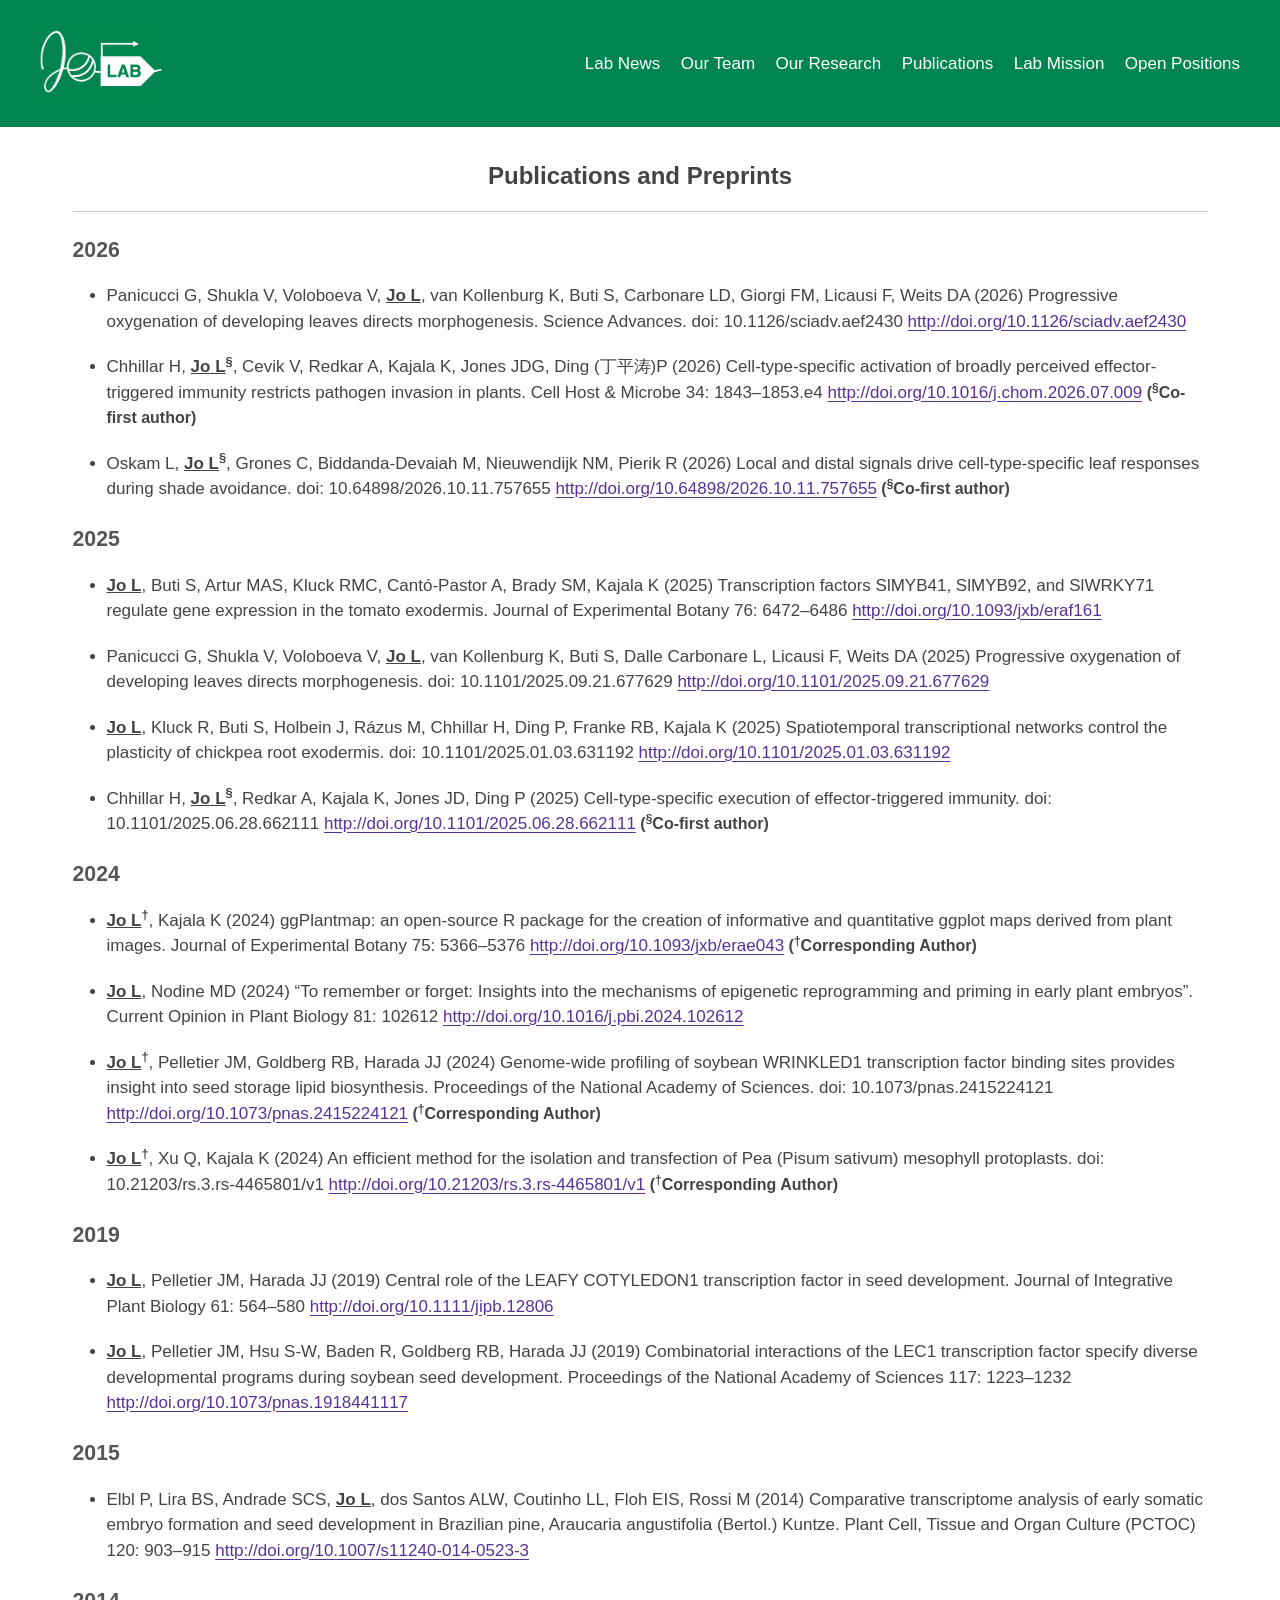
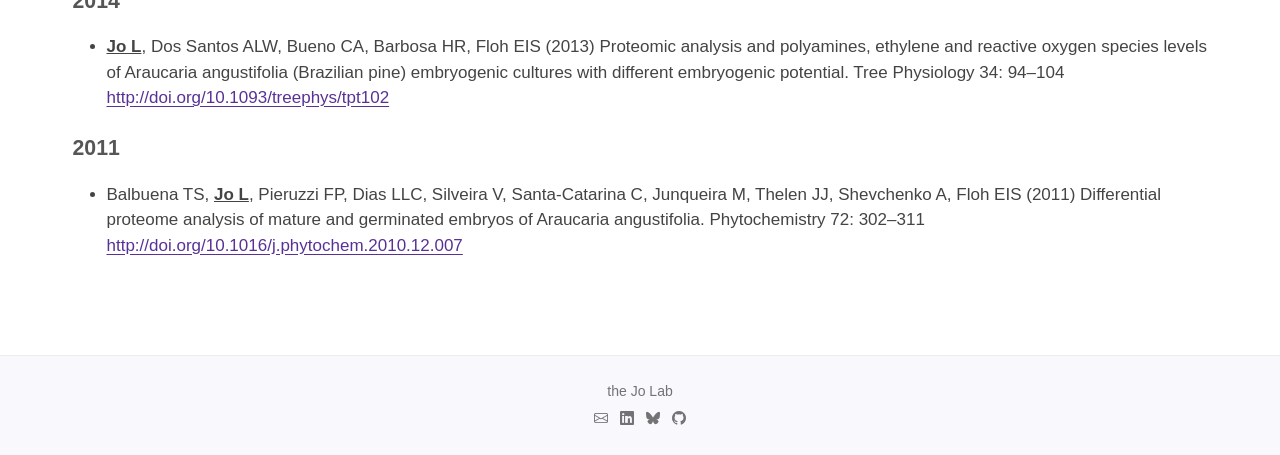
<file: docs/publications.html>
<!DOCTYPE html>
<html xmlns="http://www.w3.org/1999/xhtml" lang="en" xml:lang="en"><head>

<meta charset="utf-8">
<meta name="generator" content="quarto-1.8.27">

<meta name="viewport" content="width=device-width, initial-scale=1.0, user-scalable=yes">


<title>The Jo Lab - Lab Publications</title>
<style>
code{white-space: pre-wrap;}
span.smallcaps{font-variant: small-caps;}
div.columns{display: flex; gap: min(4vw, 1.5em);}
div.column{flex: auto; overflow-x: auto;}
div.hanging-indent{margin-left: 1.5em; text-indent: -1.5em;}
ul.task-list{list-style: none;}
ul.task-list li input[type="checkbox"] {
  width: 0.8em;
  margin: 0 0.8em 0.2em -1em; /* quarto-specific, see https://github.com/quarto-dev/quarto-cli/issues/4556 */ 
  vertical-align: middle;
}
</style>


<script src="site_libs/quarto-nav/quarto-nav.js"></script>
<script src="site_libs/clipboard/clipboard.min.js"></script>
<script src="site_libs/quarto-search/autocomplete.umd.js"></script>
<script src="site_libs/quarto-search/fuse.min.js"></script>
<script src="site_libs/quarto-search/quarto-search.js"></script>
<meta name="quarto:offset" content="./">
<link href="./images/logo/logo1_square.png" rel="icon" type="image/png">
<script src="site_libs/quarto-html/quarto.js" type="module"></script>
<script src="site_libs/quarto-html/tabsets/tabsets.js" type="module"></script>
<script src="site_libs/quarto-html/axe/axe-check.js" type="module"></script>
<script src="site_libs/quarto-html/popper.min.js"></script>
<script src="site_libs/quarto-html/tippy.umd.min.js"></script>
<link href="site_libs/quarto-html/tippy.css" rel="stylesheet">
<link href="site_libs/quarto-html/quarto-syntax-highlighting-ed96de9b727972fe78a7b5d16c58bf87.css" rel="stylesheet" id="quarto-text-highlighting-styles">
<script src="site_libs/bootstrap/bootstrap.min.js"></script>
<link href="site_libs/bootstrap/bootstrap-icons.css" rel="stylesheet">
<link href="site_libs/bootstrap/bootstrap-6008e5a431e5595d6e7c16ba71b16960.min.css" rel="stylesheet" append-hash="true" id="quarto-bootstrap" data-mode="light">
<script id="quarto-search-options" type="application/json">{
  "location": "navbar",
  "copy-button": false,
  "collapse-after": 3,
  "panel-placement": "end",
  "type": "overlay",
  "limit": 50,
  "keyboard-shortcut": [
    "f",
    "/",
    "s"
  ],
  "show-item-context": false,
  "language": {
    "search-no-results-text": "No results",
    "search-matching-documents-text": "matching documents",
    "search-copy-link-title": "Copy link to search",
    "search-hide-matches-text": "Hide additional matches",
    "search-more-match-text": "more match in this document",
    "search-more-matches-text": "more matches in this document",
    "search-clear-button-title": "Clear",
    "search-text-placeholder": "",
    "search-detached-cancel-button-title": "Cancel",
    "search-submit-button-title": "Submit",
    "search-label": "Search"
  }
}</script>
<script async="" src="https://www.googletagmanager.com/gtag/js?id=G-TD1F06LRQV"></script>

<script type="text/javascript">

window.dataLayer = window.dataLayer || [];
function gtag(){dataLayer.push(arguments);}
gtag('js', new Date());
gtag('config', 'G-TD1F06LRQV', { 'anonymize_ip': true});
</script>


<link rel="stylesheet" href="style.css">
</head>

<body class="nav-fixed quarto-light">

<div id="quarto-search-results"></div>
  <header id="quarto-header" class="headroom fixed-top">
    <nav class="navbar navbar-expand-lg " data-bs-theme="dark">
      <div class="navbar-container container-fluid">
      <div class="navbar-brand-container mx-auto">
    <a href="./index.html" class="navbar-brand navbar-brand-logo">
    <img src="./images/logo/logo1.png" alt="" class="navbar-logo light-content">
    <img src="./images/logo/logo1.png" alt="" class="navbar-logo dark-content">
    </a>
  </div>
          <button class="navbar-toggler" type="button" data-bs-toggle="collapse" data-bs-target="#navbarCollapse" aria-controls="navbarCollapse" role="menu" aria-expanded="false" aria-label="Toggle navigation" onclick="if (window.quartoToggleHeadroom) { window.quartoToggleHeadroom(); }">
  <span class="navbar-toggler-icon"></span>
</button>
          <div class="collapse navbar-collapse" id="navbarCollapse">
            <ul class="navbar-nav navbar-nav-scroll ms-auto">
  <li class="nav-item">
    <a class="nav-link" href="./news.html"> 
<span class="menu-text">Lab News</span></a>
  </li>  
  <li class="nav-item">
    <a class="nav-link" href="./team.html"> 
<span class="menu-text">Our Team</span></a>
  </li>  
  <li class="nav-item">
    <a class="nav-link" href="./research.html"> 
<span class="menu-text">Our Research</span></a>
  </li>  
  <li class="nav-item">
    <a class="nav-link active" href="./publications.html" aria-current="page"> 
<span class="menu-text">Publications</span></a>
  </li>  
  <li class="nav-item">
    <a class="nav-link" href="./labculture.html"> 
<span class="menu-text">Lab Mission</span></a>
  </li>  
  <li class="nav-item">
    <a class="nav-link" href="./opportunities.html"> 
<span class="menu-text">Open Positions</span></a>
  </li>  
</ul>
          </div> <!-- /navcollapse -->
            <div class="quarto-navbar-tools">
</div>
      </div> <!-- /container-fluid -->
    </nav>
</header>
<!-- content -->
<div id="quarto-content" class="quarto-container page-columns page-rows-contents page-layout-full page-navbar">
<!-- sidebar -->
<!-- margin-sidebar -->
    
<!-- main -->
<main class="content column-page" id="quarto-document-content"><header id="title-block-header" class="quarto-title-block"><h1 class="title display-7">The Jo Lab - Lab Publications</h1></header>

<header id="title-block-header">


</header>


<center>
<span style="font-size: 24px;"> <strong>Publications and Preprints</strong></span>
</center>
<hr>
<section id="section" class="level4">
<h4 data-anchor-id="section"><strong>2026</strong></h4>
<div style="margin-bottom: 20px; margin-top: 20px;>>
  <p style=" font-size:="" 18px;font-color:="" black"="">
    <ul>
      <li> Panicucci G, Shukla V, Voloboeva V, <b><u>Jo L</u></b>, van Kollenburg K, Buti S, Carbonare LD, Giorgi FM, Licausi F, Weits DA (2026) Progressive oxygenation of developing leaves directs morphogenesis. Science Advances. doi: 10.1126/sciadv.aef2430 <a href="http://doi.org/10.1126/sciadv.aef2430" target="_blank" rel="noopener noreferrer">http://doi.org/10.1126/sciadv.aef2430</a><span style="font-size: 16px;"></span><span style="font-size: 16px;"></span>
      </li>
    </ul>
  <p></p>
</div>
<div style="margin-bottom: 20px; margin-top: 20px;>>
  <p style=" font-size:="" 18px;font-color:="" black"="">
    <ul>
      <li> Chhillar H, <b><u>Jo L</u><sup>§</sup></b>, Cevik V, Redkar A, Kajala K, Jones JDG, Ding (丁平涛)P (2026) Cell-type-specific activation of broadly perceived effector-triggered immunity restricts pathogen invasion in plants. Cell Host &amp; Microbe 34: 1843–1853.e4 <a href="http://doi.org/10.1016/j.chom.2026.07.009" target="_blank" rel="noopener noreferrer">http://doi.org/10.1016/j.chom.2026.07.009</a><span style="font-size: 16px;"></span><span style="font-size: 16px;"> <b>(<sup>§</sup>Co-first author)</b></span>
      </li>
    </ul>
  <p></p>
</div>
<div style="margin-bottom: 20px; margin-top: 20px;>>
  <p style=" font-size:="" 18px;font-color:="" black"="">
    <ul>
      <li> Oskam L, <b><u>Jo L</u><sup>§</sup></b>, Grones C, Biddanda-Devaiah M, Nieuwendijk NM, Pierik R (2026) Local and distal signals drive cell-type-specific leaf responses during shade avoidance. doi: 10.64898/2026.10.11.757655 <a href="http://doi.org/10.64898/2026.10.11.757655" target="_blank" rel="noopener noreferrer">http://doi.org/10.64898/2026.10.11.757655</a><span style="font-size: 16px;"></span><span style="font-size: 16px;"> <b>(<sup>§</sup>Co-first author)</b></span>
      </li>
    </ul>
  <p></p>
</div>
</section>
<section id="section-1" class="level4">
<h4 data-anchor-id="section-1"><strong>2025</strong></h4>
<div style="margin-bottom: 20px; margin-top: 20px;>>
  <p style=" font-size:="" 18px;font-color:="" black"="">
    <ul>
      <li> <b><u>Jo L</u></b>, Buti S, Artur MAS, Kluck RMC, Cantó-Pastor A, Brady SM, Kajala K (2025) Transcription factors SlMYB41, SlMYB92, and SlWRKY71 regulate gene expression in the tomato exodermis. Journal of Experimental Botany 76: 6472–6486 <a href="http://doi.org/10.1093/jxb/eraf161" target="_blank" rel="noopener noreferrer">http://doi.org/10.1093/jxb/eraf161</a><span style="font-size: 16px;"></span><span style="font-size: 16px;"></span>
      </li>
    </ul>
  <p></p>
</div>
<div style="margin-bottom: 20px; margin-top: 20px;>>
  <p style=" font-size:="" 18px;font-color:="" black"="">
    <ul>
      <li> Panicucci G, Shukla V, Voloboeva V, <b><u>Jo L</u></b>, van Kollenburg K, Buti S, Dalle Carbonare L, Licausi F, Weits DA (2025) Progressive oxygenation of developing leaves directs morphogenesis. doi: 10.1101/2025.09.21.677629 <a href="http://doi.org/10.1101/2025.09.21.677629" target="_blank" rel="noopener noreferrer">http://doi.org/10.1101/2025.09.21.677629</a><span style="font-size: 16px;"></span><span style="font-size: 16px;"></span>
      </li>
    </ul>
  <p></p>
</div>
<div style="margin-bottom: 20px; margin-top: 20px;>>
  <p style=" font-size:="" 18px;font-color:="" black"="">
    <ul>
      <li> <b><u>Jo L</u></b>, Kluck R, Buti S, Holbein J, Rázus M, Chhillar H, Ding P, Franke RB, Kajala K (2025) Spatiotemporal transcriptional networks control the plasticity of chickpea root exodermis. doi: 10.1101/2025.01.03.631192 <a href="http://doi.org/10.1101/2025.01.03.631192" target="_blank" rel="noopener noreferrer">http://doi.org/10.1101/2025.01.03.631192</a><span style="font-size: 16px;"></span><span style="font-size: 16px;"></span>
      </li>
    </ul>
  <p></p>
</div>
<div style="margin-bottom: 20px; margin-top: 20px;>>
  <p style=" font-size:="" 18px;font-color:="" black"="">
    <ul>
      <li> Chhillar H, <b><u>Jo L</u><sup>§</sup></b>, Redkar A, Kajala K, Jones JD, Ding P (2025) Cell-type-specific execution of effector-triggered immunity. doi: 10.1101/2025.06.28.662111 <a href="http://doi.org/10.1101/2025.06.28.662111" target="_blank" rel="noopener noreferrer">http://doi.org/10.1101/2025.06.28.662111</a><span style="font-size: 16px;"></span><span style="font-size: 16px;"> <b>(<sup>§</sup>Co-first author)</b></span>
      </li>
    </ul>
  <p></p>
</div>
</section>
<section id="section-2" class="level4">
<h4 data-anchor-id="section-2"><strong>2024</strong></h4>
<div style="margin-bottom: 20px; margin-top: 20px;>>
  <p style=" font-size:="" 18px;font-color:="" black"="">
    <ul>
      <li> <b><u>Jo L</u><sup>†</sup></b>, Kajala K (2024) ggPlantmap: an open-source R package for the creation of informative and quantitative ggplot maps derived from plant images. Journal of Experimental Botany 75: 5366–5376 <a href="http://doi.org/10.1093/jxb/erae043" target="_blank" rel="noopener noreferrer">http://doi.org/10.1093/jxb/erae043</a><span style="font-size: 16px;"> <b>(<sup>†</sup>Corresponding Author)</b></span><span style="font-size: 16px;"></span>
      </li>
    </ul>
  <p></p>
</div>
<div style="margin-bottom: 20px; margin-top: 20px;>>
  <p style=" font-size:="" 18px;font-color:="" black"="">
    <ul>
      <li> <b><u>Jo L</u></b>, Nodine MD (2024) “To remember or forget: Insights into the mechanisms of epigenetic reprogramming and priming in early plant embryos”. Current Opinion in Plant Biology 81: 102612 <a href="http://doi.org/10.1016/j.pbi.2024.102612" target="_blank" rel="noopener noreferrer">http://doi.org/10.1016/j.pbi.2024.102612</a><span style="font-size: 16px;"></span><span style="font-size: 16px;"></span>
      </li>
    </ul>
  <p></p>
</div>
<div style="margin-bottom: 20px; margin-top: 20px;>>
  <p style=" font-size:="" 18px;font-color:="" black"="">
    <ul>
      <li> <b><u>Jo L</u><sup>†</sup></b>, Pelletier JM, Goldberg RB, Harada JJ (2024) Genome-wide profiling of soybean WRINKLED1 transcription factor binding sites provides insight into seed storage lipid biosynthesis. Proceedings of the National Academy of Sciences. doi: 10.1073/pnas.2415224121 <a href="http://doi.org/10.1073/pnas.2415224121" target="_blank" rel="noopener noreferrer">http://doi.org/10.1073/pnas.2415224121</a><span style="font-size: 16px;"> <b>(<sup>†</sup>Corresponding Author)</b></span><span style="font-size: 16px;"></span>
      </li>
    </ul>
  <p></p>
</div>
<div style="margin-bottom: 20px; margin-top: 20px;>>
  <p style=" font-size:="" 18px;font-color:="" black"="">
    <ul>
      <li> <b><u>Jo L</u><sup>†</sup></b>, Xu Q, Kajala K (2024) An efficient method for the isolation and transfection of Pea (Pisum sativum) mesophyll protoplasts. doi: 10.21203/rs.3.rs-4465801/v1 <a href="http://doi.org/10.21203/rs.3.rs-4465801/v1" target="_blank" rel="noopener noreferrer">http://doi.org/10.21203/rs.3.rs-4465801/v1</a><span style="font-size: 16px;"> <b>(<sup>†</sup>Corresponding Author)</b></span><span style="font-size: 16px;"></span>
      </li>
    </ul>
  <p></p>
</div>
</section>
<section id="section-3" class="level4">
<h4 data-anchor-id="section-3"><strong>2019</strong></h4>
<div style="margin-bottom: 20px; margin-top: 20px;>>
  <p style=" font-size:="" 18px;font-color:="" black"="">
    <ul>
      <li> <b><u>Jo L</u></b>, Pelletier JM, Harada JJ (2019) Central role of the LEAFY COTYLEDON1 transcription factor in seed development. Journal of Integrative Plant Biology 61: 564–580 <a href="http://doi.org/10.1111/jipb.12806" target="_blank" rel="noopener noreferrer">http://doi.org/10.1111/jipb.12806</a><span style="font-size: 16px;"></span><span style="font-size: 16px;"></span>
      </li>
    </ul>
  <p></p>
</div>
<div style="margin-bottom: 20px; margin-top: 20px;>>
  <p style=" font-size:="" 18px;font-color:="" black"="">
    <ul>
      <li> <b><u>Jo L</u></b>, Pelletier JM, Hsu S-W, Baden R, Goldberg RB, Harada JJ (2019) Combinatorial interactions of the LEC1 transcription factor specify diverse developmental programs during soybean seed development. Proceedings of the National Academy of Sciences 117: 1223–1232 <a href="http://doi.org/10.1073/pnas.1918441117" target="_blank" rel="noopener noreferrer">http://doi.org/10.1073/pnas.1918441117</a><span style="font-size: 16px;"></span><span style="font-size: 16px;"></span>
      </li>
    </ul>
  <p></p>
</div>
</section>
<section id="section-4" class="level4">
<h4 data-anchor-id="section-4"><strong>2015</strong></h4>
<div style="margin-bottom: 20px; margin-top: 20px;>>
  <p style=" font-size:="" 18px;font-color:="" black"="">
    <ul>
      <li> Elbl P, Lira BS, Andrade SCS, <b><u>Jo L</u></b>, dos Santos ALW, Coutinho LL, Floh EIS, Rossi M (2014) Comparative transcriptome analysis of early somatic embryo formation and seed development in Brazilian pine, Araucaria angustifolia (Bertol.) Kuntze. Plant Cell, Tissue and Organ Culture (PCTOC) 120: 903–915 <a href="http://doi.org/10.1007/s11240-014-0523-3" target="_blank" rel="noopener noreferrer">http://doi.org/10.1007/s11240-014-0523-3</a><span style="font-size: 16px;"></span><span style="font-size: 16px;"></span>
      </li>
    </ul>
  <p></p>
</div>
</section>
<section id="section-5" class="level4">
<h4 data-anchor-id="section-5"><strong>2014</strong></h4>
<div style="margin-bottom: 20px; margin-top: 20px;>>
  <p style=" font-size:="" 18px;font-color:="" black"="">
    <ul>
      <li> <b><u>Jo L</u></b>, Dos Santos ALW, Bueno CA, Barbosa HR, Floh EIS (2013) Proteomic analysis and polyamines, ethylene and reactive oxygen species levels of Araucaria angustifolia (Brazilian pine) embryogenic cultures with different embryogenic potential. Tree Physiology 34: 94–104 <a href="http://doi.org/10.1093/treephys/tpt102" target="_blank" rel="noopener noreferrer">http://doi.org/10.1093/treephys/tpt102</a><span style="font-size: 16px;"></span><span style="font-size: 16px;"></span>
      </li>
    </ul>
  <p></p>
</div>
</section>
<section id="section-6" class="level4">
<h4 data-anchor-id="section-6"><strong>2011</strong></h4>
<div style="margin-bottom: 20px; margin-top: 20px;>>
  <p style=" font-size:="" 18px;font-color:="" black"="">
    <ul>
      <li> Balbuena TS, <b><u>Jo L</u></b>, Pieruzzi FP, Dias LLC, Silveira V, Santa-Catarina C, Junqueira M, Thelen JJ, Shevchenko A, Floh EIS (2011) Differential proteome analysis of mature and germinated embryos of Araucaria angustifolia. Phytochemistry 72: 302–311 <a href="http://doi.org/10.1016/j.phytochem.2010.12.007" target="_blank" rel="noopener noreferrer">http://doi.org/10.1016/j.phytochem.2010.12.007</a><span style="font-size: 16px;"></span><span style="font-size: 16px;"></span>
      </li>
    </ul>
  <p></p>
</div>


</section>

</main> <!-- /main -->
<script id="quarto-html-after-body" type="application/javascript">
  window.document.addEventListener("DOMContentLoaded", function (event) {
    const isCodeAnnotation = (el) => {
      for (const clz of el.classList) {
        if (clz.startsWith('code-annotation-')) {                     
          return true;
        }
      }
      return false;
    }
    const onCopySuccess = function(e) {
      // button target
      const button = e.trigger;
      // don't keep focus
      button.blur();
      // flash "checked"
      button.classList.add('code-copy-button-checked');
      var currentTitle = button.getAttribute("title");
      button.setAttribute("title", "Copied!");
      let tooltip;
      if (window.bootstrap) {
        button.setAttribute("data-bs-toggle", "tooltip");
        button.setAttribute("data-bs-placement", "left");
        button.setAttribute("data-bs-title", "Copied!");
        tooltip = new bootstrap.Tooltip(button, 
          { trigger: "manual", 
            customClass: "code-copy-button-tooltip",
            offset: [0, -8]});
        tooltip.show();    
      }
      setTimeout(function() {
        if (tooltip) {
          tooltip.hide();
          button.removeAttribute("data-bs-title");
          button.removeAttribute("data-bs-toggle");
          button.removeAttribute("data-bs-placement");
        }
        button.setAttribute("title", currentTitle);
        button.classList.remove('code-copy-button-checked');
      }, 1000);
      // clear code selection
      e.clearSelection();
    }
    const getTextToCopy = function(trigger) {
      const outerScaffold = trigger.parentElement.cloneNode(true);
      const codeEl = outerScaffold.querySelector('code');
      for (const childEl of codeEl.children) {
        if (isCodeAnnotation(childEl)) {
          childEl.remove();
        }
      }
      return codeEl.innerText;
    }
    const clipboard = new window.ClipboardJS('.code-copy-button:not([data-in-quarto-modal])', {
      text: getTextToCopy
    });
    clipboard.on('success', onCopySuccess);
    if (window.document.getElementById('quarto-embedded-source-code-modal')) {
      const clipboardModal = new window.ClipboardJS('.code-copy-button[data-in-quarto-modal]', {
        text: getTextToCopy,
        container: window.document.getElementById('quarto-embedded-source-code-modal')
      });
      clipboardModal.on('success', onCopySuccess);
    }
      var localhostRegex = new RegExp(/^(?:http|https):\/\/localhost\:?[0-9]*\//);
      var mailtoRegex = new RegExp(/^mailto:/);
        var filterRegex = new RegExp('/' + window.location.host + '/');
      var isInternal = (href) => {
          return filterRegex.test(href) || localhostRegex.test(href) || mailtoRegex.test(href);
      }
      // Inspect non-navigation links and adorn them if external
     var links = window.document.querySelectorAll('a[href]:not(.nav-link):not(.navbar-brand):not(.toc-action):not(.sidebar-link):not(.sidebar-item-toggle):not(.pagination-link):not(.no-external):not([aria-hidden]):not(.dropdown-item):not(.quarto-navigation-tool):not(.about-link)');
      for (var i=0; i<links.length; i++) {
        const link = links[i];
        if (!isInternal(link.href)) {
          // undo the damage that might have been done by quarto-nav.js in the case of
          // links that we want to consider external
          if (link.dataset.originalHref !== undefined) {
            link.href = link.dataset.originalHref;
          }
            // target, if specified
            link.setAttribute("target", "_blank");
            if (link.getAttribute("rel") === null) {
              link.setAttribute("rel", "noopener");
            }
        }
      }
    function tippyHover(el, contentFn, onTriggerFn, onUntriggerFn) {
      const config = {
        allowHTML: true,
        maxWidth: 500,
        delay: 100,
        arrow: false,
        appendTo: function(el) {
            return el.parentElement;
        },
        interactive: true,
        interactiveBorder: 10,
        theme: 'quarto',
        placement: 'bottom-start',
      };
      if (contentFn) {
        config.content = contentFn;
      }
      if (onTriggerFn) {
        config.onTrigger = onTriggerFn;
      }
      if (onUntriggerFn) {
        config.onUntrigger = onUntriggerFn;
      }
      window.tippy(el, config); 
    }
    const noterefs = window.document.querySelectorAll('a[role="doc-noteref"]');
    for (var i=0; i<noterefs.length; i++) {
      const ref = noterefs[i];
      tippyHover(ref, function() {
        // use id or data attribute instead here
        let href = ref.getAttribute('data-footnote-href') || ref.getAttribute('href');
        try { href = new URL(href).hash; } catch {}
        const id = href.replace(/^#\/?/, "");
        const note = window.document.getElementById(id);
        if (note) {
          return note.innerHTML;
        } else {
          return "";
        }
      });
    }
    const xrefs = window.document.querySelectorAll('a.quarto-xref');
    const processXRef = (id, note) => {
      // Strip column container classes
      const stripColumnClz = (el) => {
        el.classList.remove("page-full", "page-columns");
        if (el.children) {
          for (const child of el.children) {
            stripColumnClz(child);
          }
        }
      }
      stripColumnClz(note)
      if (id === null || id.startsWith('sec-')) {
        // Special case sections, only their first couple elements
        const container = document.createElement("div");
        if (note.children && note.children.length > 2) {
          container.appendChild(note.children[0].cloneNode(true));
          for (let i = 1; i < note.children.length; i++) {
            const child = note.children[i];
            if (child.tagName === "P" && child.innerText === "") {
              continue;
            } else {
              container.appendChild(child.cloneNode(true));
              break;
            }
          }
          if (window.Quarto?.typesetMath) {
            window.Quarto.typesetMath(container);
          }
          return container.innerHTML
        } else {
          if (window.Quarto?.typesetMath) {
            window.Quarto.typesetMath(note);
          }
          return note.innerHTML;
        }
      } else {
        // Remove any anchor links if they are present
        const anchorLink = note.querySelector('a.anchorjs-link');
        if (anchorLink) {
          anchorLink.remove();
        }
        if (window.Quarto?.typesetMath) {
          window.Quarto.typesetMath(note);
        }
        if (note.classList.contains("callout")) {
          return note.outerHTML;
        } else {
          return note.innerHTML;
        }
      }
    }
    for (var i=0; i<xrefs.length; i++) {
      const xref = xrefs[i];
      tippyHover(xref, undefined, function(instance) {
        instance.disable();
        let url = xref.getAttribute('href');
        let hash = undefined; 
        if (url.startsWith('#')) {
          hash = url;
        } else {
          try { hash = new URL(url).hash; } catch {}
        }
        if (hash) {
          const id = hash.replace(/^#\/?/, "");
          const note = window.document.getElementById(id);
          if (note !== null) {
            try {
              const html = processXRef(id, note.cloneNode(true));
              instance.setContent(html);
            } finally {
              instance.enable();
              instance.show();
            }
          } else {
            // See if we can fetch this
            fetch(url.split('#')[0])
            .then(res => res.text())
            .then(html => {
              const parser = new DOMParser();
              const htmlDoc = parser.parseFromString(html, "text/html");
              const note = htmlDoc.getElementById(id);
              if (note !== null) {
                const html = processXRef(id, note);
                instance.setContent(html);
              } 
            }).finally(() => {
              instance.enable();
              instance.show();
            });
          }
        } else {
          // See if we can fetch a full url (with no hash to target)
          // This is a special case and we should probably do some content thinning / targeting
          fetch(url)
          .then(res => res.text())
          .then(html => {
            const parser = new DOMParser();
            const htmlDoc = parser.parseFromString(html, "text/html");
            const note = htmlDoc.querySelector('main.content');
            if (note !== null) {
              // This should only happen for chapter cross references
              // (since there is no id in the URL)
              // remove the first header
              if (note.children.length > 0 && note.children[0].tagName === "HEADER") {
                note.children[0].remove();
              }
              const html = processXRef(null, note);
              instance.setContent(html);
            } 
          }).finally(() => {
            instance.enable();
            instance.show();
          });
        }
      }, function(instance) {
      });
    }
        let selectedAnnoteEl;
        const selectorForAnnotation = ( cell, annotation) => {
          let cellAttr = 'data-code-cell="' + cell + '"';
          let lineAttr = 'data-code-annotation="' +  annotation + '"';
          const selector = 'span[' + cellAttr + '][' + lineAttr + ']';
          return selector;
        }
        const selectCodeLines = (annoteEl) => {
          const doc = window.document;
          const targetCell = annoteEl.getAttribute("data-target-cell");
          const targetAnnotation = annoteEl.getAttribute("data-target-annotation");
          const annoteSpan = window.document.querySelector(selectorForAnnotation(targetCell, targetAnnotation));
          const lines = annoteSpan.getAttribute("data-code-lines").split(",");
          const lineIds = lines.map((line) => {
            return targetCell + "-" + line;
          })
          let top = null;
          let height = null;
          let parent = null;
          if (lineIds.length > 0) {
              //compute the position of the single el (top and bottom and make a div)
              const el = window.document.getElementById(lineIds[0]);
              top = el.offsetTop;
              height = el.offsetHeight;
              parent = el.parentElement.parentElement;
            if (lineIds.length > 1) {
              const lastEl = window.document.getElementById(lineIds[lineIds.length - 1]);
              const bottom = lastEl.offsetTop + lastEl.offsetHeight;
              height = bottom - top;
            }
            if (top !== null && height !== null && parent !== null) {
              // cook up a div (if necessary) and position it 
              let div = window.document.getElementById("code-annotation-line-highlight");
              if (div === null) {
                div = window.document.createElement("div");
                div.setAttribute("id", "code-annotation-line-highlight");
                div.style.position = 'absolute';
                parent.appendChild(div);
              }
              div.style.top = top - 2 + "px";
              div.style.height = height + 4 + "px";
              div.style.left = 0;
              let gutterDiv = window.document.getElementById("code-annotation-line-highlight-gutter");
              if (gutterDiv === null) {
                gutterDiv = window.document.createElement("div");
                gutterDiv.setAttribute("id", "code-annotation-line-highlight-gutter");
                gutterDiv.style.position = 'absolute';
                const codeCell = window.document.getElementById(targetCell);
                const gutter = codeCell.querySelector('.code-annotation-gutter');
                gutter.appendChild(gutterDiv);
              }
              gutterDiv.style.top = top - 2 + "px";
              gutterDiv.style.height = height + 4 + "px";
            }
            selectedAnnoteEl = annoteEl;
          }
        };
        const unselectCodeLines = () => {
          const elementsIds = ["code-annotation-line-highlight", "code-annotation-line-highlight-gutter"];
          elementsIds.forEach((elId) => {
            const div = window.document.getElementById(elId);
            if (div) {
              div.remove();
            }
          });
          selectedAnnoteEl = undefined;
        };
          // Handle positioning of the toggle
      window.addEventListener(
        "resize",
        throttle(() => {
          elRect = undefined;
          if (selectedAnnoteEl) {
            selectCodeLines(selectedAnnoteEl);
          }
        }, 10)
      );
      function throttle(fn, ms) {
      let throttle = false;
      let timer;
        return (...args) => {
          if(!throttle) { // first call gets through
              fn.apply(this, args);
              throttle = true;
          } else { // all the others get throttled
              if(timer) clearTimeout(timer); // cancel #2
              timer = setTimeout(() => {
                fn.apply(this, args);
                timer = throttle = false;
              }, ms);
          }
        };
      }
        // Attach click handler to the DT
        const annoteDls = window.document.querySelectorAll('dt[data-target-cell]');
        for (const annoteDlNode of annoteDls) {
          annoteDlNode.addEventListener('click', (event) => {
            const clickedEl = event.target;
            if (clickedEl !== selectedAnnoteEl) {
              unselectCodeLines();
              const activeEl = window.document.querySelector('dt[data-target-cell].code-annotation-active');
              if (activeEl) {
                activeEl.classList.remove('code-annotation-active');
              }
              selectCodeLines(clickedEl);
              clickedEl.classList.add('code-annotation-active');
            } else {
              // Unselect the line
              unselectCodeLines();
              clickedEl.classList.remove('code-annotation-active');
            }
          });
        }
    const findCites = (el) => {
      const parentEl = el.parentElement;
      if (parentEl) {
        const cites = parentEl.dataset.cites;
        if (cites) {
          return {
            el,
            cites: cites.split(' ')
          };
        } else {
          return findCites(el.parentElement)
        }
      } else {
        return undefined;
      }
    };
    var bibliorefs = window.document.querySelectorAll('a[role="doc-biblioref"]');
    for (var i=0; i<bibliorefs.length; i++) {
      const ref = bibliorefs[i];
      const citeInfo = findCites(ref);
      if (citeInfo) {
        tippyHover(citeInfo.el, function() {
          var popup = window.document.createElement('div');
          citeInfo.cites.forEach(function(cite) {
            var citeDiv = window.document.createElement('div');
            citeDiv.classList.add('hanging-indent');
            citeDiv.classList.add('csl-entry');
            var biblioDiv = window.document.getElementById('ref-' + cite);
            if (biblioDiv) {
              citeDiv.innerHTML = biblioDiv.innerHTML;
            }
            popup.appendChild(citeDiv);
          });
          return popup.innerHTML;
        });
      }
    }
  });
  </script>
</div> <!-- /content -->
<footer class="footer">
  <div class="nav-footer">
    <div class="nav-footer-left">
      &nbsp;
    </div>   
    <div class="nav-footer-center">
      <ul class="footer-items list-unstyled">
    <li class="nav-item">
 the Jo Lab<div style="margin-top: 6px;"><a href="mailto:l.jo@uu.nl"><i class="bi bi-envelope"></i></a> &nbsp; <a href="https://www.linkedin.com/in/leonardo-jo-84003938/"><i class="bi bi-linkedin"></i></a> &nbsp; <a href="https://bsky.app/profile/leonardojo.bsky.social"><i class="bi bi-bluesky"></i></a> &nbsp; <a href="https://github.com/leonardojo"><i class="bi bi-github"></i></a></div>
  </li>  
</ul>
    </div>
    <div class="nav-footer-right">
      &nbsp;
    </div>
  </div>
</footer>




</body></html>
</file>
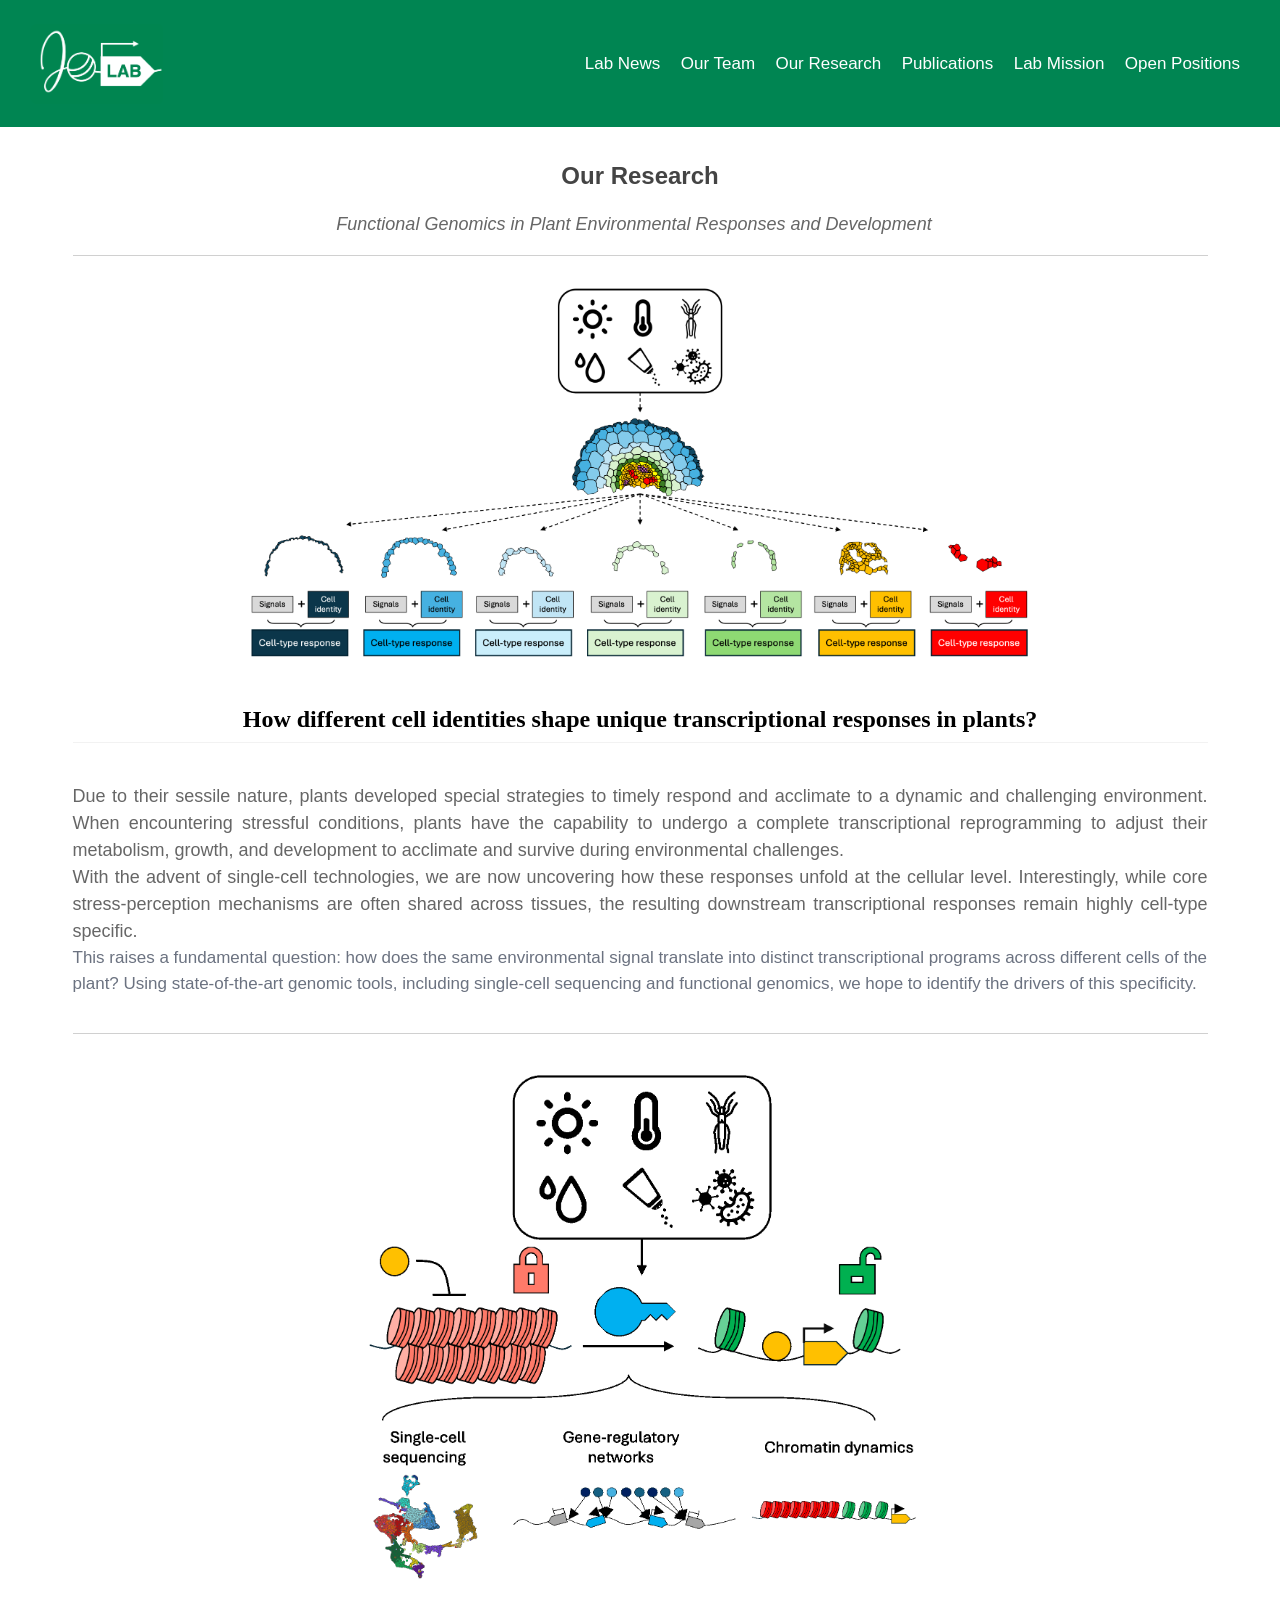
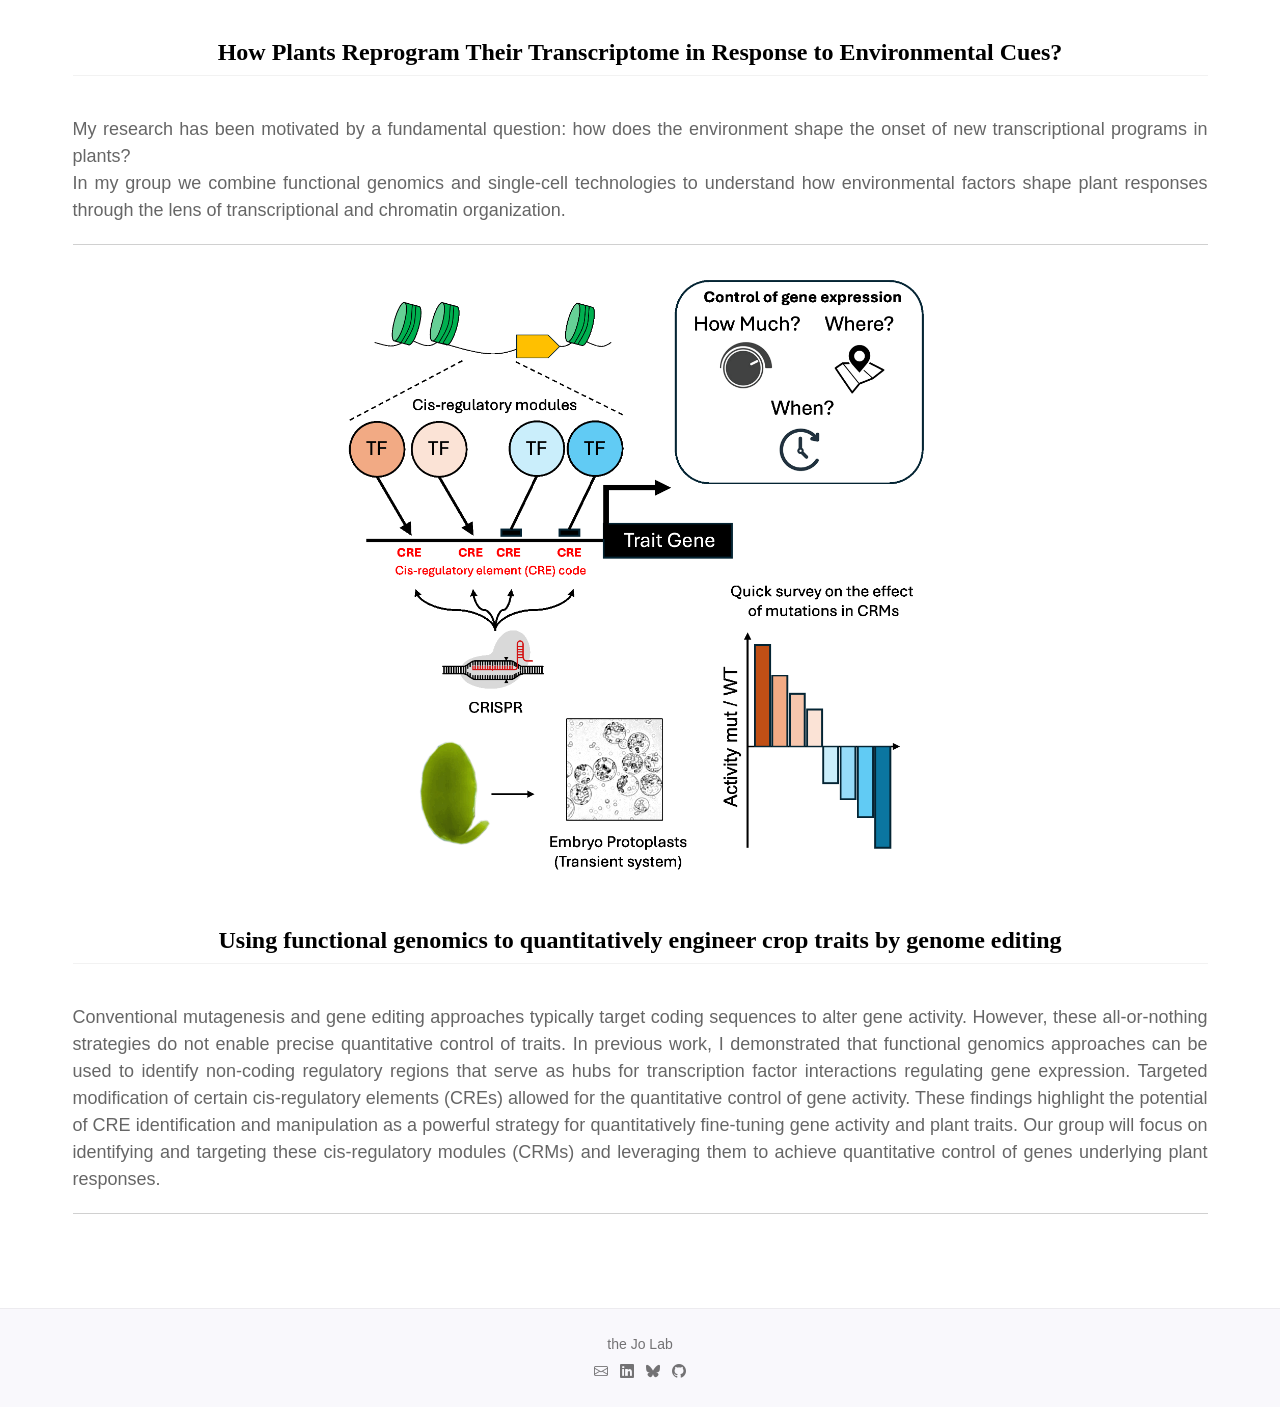
<file: docs/research.html>
<!DOCTYPE html>
<html xmlns="http://www.w3.org/1999/xhtml" lang="en" xml:lang="en"><head>

<meta charset="utf-8">
<meta name="generator" content="quarto-1.8.27">

<meta name="viewport" content="width=device-width, initial-scale=1.0, user-scalable=yes">


<title>The Jo Lab - Our Research</title>
<style>
code{white-space: pre-wrap;}
span.smallcaps{font-variant: small-caps;}
div.columns{display: flex; gap: min(4vw, 1.5em);}
div.column{flex: auto; overflow-x: auto;}
div.hanging-indent{margin-left: 1.5em; text-indent: -1.5em;}
ul.task-list{list-style: none;}
ul.task-list li input[type="checkbox"] {
  width: 0.8em;
  margin: 0 0.8em 0.2em -1em; /* quarto-specific, see https://github.com/quarto-dev/quarto-cli/issues/4556 */ 
  vertical-align: middle;
}
</style>


<script src="site_libs/quarto-nav/quarto-nav.js"></script>
<script src="site_libs/clipboard/clipboard.min.js"></script>
<script src="site_libs/quarto-search/autocomplete.umd.js"></script>
<script src="site_libs/quarto-search/fuse.min.js"></script>
<script src="site_libs/quarto-search/quarto-search.js"></script>
<meta name="quarto:offset" content="./">
<link href="./images/logo/logo1_square.png" rel="icon" type="image/png">
<script src="site_libs/quarto-html/quarto.js" type="module"></script>
<script src="site_libs/quarto-html/tabsets/tabsets.js" type="module"></script>
<script src="site_libs/quarto-html/axe/axe-check.js" type="module"></script>
<script src="site_libs/quarto-html/popper.min.js"></script>
<script src="site_libs/quarto-html/tippy.umd.min.js"></script>
<link href="site_libs/quarto-html/tippy.css" rel="stylesheet">
<link href="site_libs/quarto-html/quarto-syntax-highlighting-ed96de9b727972fe78a7b5d16c58bf87.css" rel="stylesheet" id="quarto-text-highlighting-styles">
<script src="site_libs/bootstrap/bootstrap.min.js"></script>
<link href="site_libs/bootstrap/bootstrap-icons.css" rel="stylesheet">
<link href="site_libs/bootstrap/bootstrap-6008e5a431e5595d6e7c16ba71b16960.min.css" rel="stylesheet" append-hash="true" id="quarto-bootstrap" data-mode="light">
<script id="quarto-search-options" type="application/json">{
  "location": "navbar",
  "copy-button": false,
  "collapse-after": 3,
  "panel-placement": "end",
  "type": "overlay",
  "limit": 50,
  "keyboard-shortcut": [
    "f",
    "/",
    "s"
  ],
  "show-item-context": false,
  "language": {
    "search-no-results-text": "No results",
    "search-matching-documents-text": "matching documents",
    "search-copy-link-title": "Copy link to search",
    "search-hide-matches-text": "Hide additional matches",
    "search-more-match-text": "more match in this document",
    "search-more-matches-text": "more matches in this document",
    "search-clear-button-title": "Clear",
    "search-text-placeholder": "",
    "search-detached-cancel-button-title": "Cancel",
    "search-submit-button-title": "Submit",
    "search-label": "Search"
  }
}</script>
<script async="" src="https://www.googletagmanager.com/gtag/js?id=G-TD1F06LRQV"></script>

<script type="text/javascript">

window.dataLayer = window.dataLayer || [];
function gtag(){dataLayer.push(arguments);}
gtag('js', new Date());
gtag('config', 'G-TD1F06LRQV', { 'anonymize_ip': true});
</script>


<link rel="stylesheet" href="style.css">
</head>

<body class="nav-fixed quarto-light">

<div id="quarto-search-results"></div>
  <header id="quarto-header" class="headroom fixed-top">
    <nav class="navbar navbar-expand-lg " data-bs-theme="dark">
      <div class="navbar-container container-fluid">
      <div class="navbar-brand-container mx-auto">
    <a href="./index.html" class="navbar-brand navbar-brand-logo">
    <img src="./images/logo/logo1.png" alt="" class="navbar-logo light-content">
    <img src="./images/logo/logo1.png" alt="" class="navbar-logo dark-content">
    </a>
  </div>
          <button class="navbar-toggler" type="button" data-bs-toggle="collapse" data-bs-target="#navbarCollapse" aria-controls="navbarCollapse" role="menu" aria-expanded="false" aria-label="Toggle navigation" onclick="if (window.quartoToggleHeadroom) { window.quartoToggleHeadroom(); }">
  <span class="navbar-toggler-icon"></span>
</button>
          <div class="collapse navbar-collapse" id="navbarCollapse">
            <ul class="navbar-nav navbar-nav-scroll ms-auto">
  <li class="nav-item">
    <a class="nav-link" href="./news.html"> 
<span class="menu-text">Lab News</span></a>
  </li>  
  <li class="nav-item">
    <a class="nav-link" href="./team.html"> 
<span class="menu-text">Our Team</span></a>
  </li>  
  <li class="nav-item">
    <a class="nav-link active" href="./research.html" aria-current="page"> 
<span class="menu-text">Our Research</span></a>
  </li>  
  <li class="nav-item">
    <a class="nav-link" href="./publications.html"> 
<span class="menu-text">Publications</span></a>
  </li>  
  <li class="nav-item">
    <a class="nav-link" href="./labculture.html"> 
<span class="menu-text">Lab Mission</span></a>
  </li>  
  <li class="nav-item">
    <a class="nav-link" href="./opportunities.html"> 
<span class="menu-text">Open Positions</span></a>
  </li>  
</ul>
          </div> <!-- /navcollapse -->
            <div class="quarto-navbar-tools">
</div>
      </div> <!-- /container-fluid -->
    </nav>
</header>
<!-- content -->
<div id="quarto-content" class="quarto-container page-columns page-rows-contents page-layout-full page-navbar">
<!-- sidebar -->
<!-- margin-sidebar -->
    
<!-- main -->
<main class="content column-page" id="quarto-document-content"><header id="title-block-header" class="quarto-title-block"><h1 class="title display-7">The Jo Lab - Our Research</h1></header>

<header id="title-block-header">


</header>


<center>
<span style="font-size: 24px;"><strong>Our Research</strong></span>
<p></p>
<p style="color: #666; font-style: italic; margin-top: 0px; margin-bottom: 0px; margin-right: 12px; font-size: 18px;">
Functional Genomics in Plant Environmental Responses and Development
</p>
</center>
<hr>
<div style="margin-bottom: 20px; margin-top: 20px;">
  <div style="display: flex; flex-direction: column; align-items: center;">
  <img src="images/research/research01.gif" alt="Research summary 01" style="width: 100%; max-width: 800px; margin-bottom: 10px;">
    <div style="width: 100%;">
      <h2 style="margin-top: 20px; margin-bottom: 40px; text-align: center; font-family: 'Arial Black'; font-size: 24px; color: black;">How different cell identities shape unique transcriptional responses in plants?
</h2>
      <p style="text-align: justify; color: #666; font-size: 18px; margin-top: 0; margin-bottom: 0;">
Due to their sessile nature, plants developed special strategies to timely respond and acclimate to a dynamic and challenging environment. When encountering stressful conditions, plants have the capability to undergo a complete transcriptional reprogramming to adjust their metabolism, growth, and development to acclimate and survive during environmental challenges.</p>
<p style="text-align: justify; color: #666; font-size: 18px; margin-top: 0; margin-bottom: 0;">With the advent of single-cell technologies, we are now uncovering how these responses unfold at the cellular level. Interestingly, while core stress-perception mechanisms are often shared across tissues, the resulting downstream transcriptional responses remain highly cell-type specific.</p>
<p> This raises a fundamental question: how does the same environmental signal translate into distinct transcriptional programs across different cells of the plant? Using state-of-the-art genomic tools, including single-cell sequencing and functional genomics, we hope to identify the drivers of this specificity.
</p>
    </div>
  </div>
</div>
<hr>
<div style="margin-bottom: 20px; margin-top: 20px;">
  <div style="display: flex; flex-direction: column; align-items: center;">
  <img src="images/research/research02.gif" alt="Research summary 02" style="width: 100%; max-width: 600px; margin-bottom: 10px;">
    <div style="width: 100%;">
      <h2 style="margin-top: 20px; margin-bottom: 40px; text-align: center; font-family: 'Arial Black'; font-size: 24px; color: black;">How Plants Reprogram Their Transcriptome in Response to Environmental Cues?</h2>
      <p style="text-align: justify; color: #666; font-size: 18px; margin-top: 0; margin-bottom: 0;">
My research has been motivated by a fundamental question: how does the environment shape the onset of new transcriptional programs in plants?</p>
      <p style="text-align: justify; color: #666; font-size: 18px; margin-top: 0; margin-bottom: 0;">
In my group we combine functional genomics and single-cell technologies to understand how environmental factors shape plant responses through the lens of transcriptional and chromatin organization.</p>
    </div>
  </div>
</div>
<hr>
<div style="margin-bottom: 20px; margin-top: 20px;">
  <div style="display: flex; flex-direction: column; align-items: center;">
  <img src="images/research/research03.gif" alt="Research summary 03" style="width: 100%; max-width: 600px; margin-bottom: 10px;">
    <div style="width: 100%;">
      <h2 style="margin-top: 20px; margin-bottom: 40px; text-align: center; font-family: 'Arial Black'; font-size: 24px; color: black;">Using functional genomics to quantitatively engineer crop traits by genome editing</h2>
      <p style="text-align: justify; color: #666; font-size: 18px; margin-top: 0; margin-bottom: 0;">
Conventional mutagenesis and gene editing approaches typically target coding sequences to alter gene activity. However, these all-or-nothing strategies do not enable precise quantitative control of traits. In previous work, I demonstrated that functional genomics approaches can be used to identify non-coding regulatory regions that serve as hubs for transcription factor interactions regulating gene expression. Targeted modification of certain cis-regulatory elements (CREs) allowed for the quantitative control of gene activity. These findings highlight the potential of CRE identification and manipulation as a powerful strategy for quantitatively fine-tuning gene activity and plant traits. Our group will focus on identifying and targeting these cis-regulatory modules (CRMs) and leveraging them to achieve quantitative control of genes underlying plant responses.</p>
    </div>
  </div>
</div>
<hr>



</main> <!-- /main -->
<script id="quarto-html-after-body" type="application/javascript">
  window.document.addEventListener("DOMContentLoaded", function (event) {
    const isCodeAnnotation = (el) => {
      for (const clz of el.classList) {
        if (clz.startsWith('code-annotation-')) {                     
          return true;
        }
      }
      return false;
    }
    const onCopySuccess = function(e) {
      // button target
      const button = e.trigger;
      // don't keep focus
      button.blur();
      // flash "checked"
      button.classList.add('code-copy-button-checked');
      var currentTitle = button.getAttribute("title");
      button.setAttribute("title", "Copied!");
      let tooltip;
      if (window.bootstrap) {
        button.setAttribute("data-bs-toggle", "tooltip");
        button.setAttribute("data-bs-placement", "left");
        button.setAttribute("data-bs-title", "Copied!");
        tooltip = new bootstrap.Tooltip(button, 
          { trigger: "manual", 
            customClass: "code-copy-button-tooltip",
            offset: [0, -8]});
        tooltip.show();    
      }
      setTimeout(function() {
        if (tooltip) {
          tooltip.hide();
          button.removeAttribute("data-bs-title");
          button.removeAttribute("data-bs-toggle");
          button.removeAttribute("data-bs-placement");
        }
        button.setAttribute("title", currentTitle);
        button.classList.remove('code-copy-button-checked');
      }, 1000);
      // clear code selection
      e.clearSelection();
    }
    const getTextToCopy = function(trigger) {
      const outerScaffold = trigger.parentElement.cloneNode(true);
      const codeEl = outerScaffold.querySelector('code');
      for (const childEl of codeEl.children) {
        if (isCodeAnnotation(childEl)) {
          childEl.remove();
        }
      }
      return codeEl.innerText;
    }
    const clipboard = new window.ClipboardJS('.code-copy-button:not([data-in-quarto-modal])', {
      text: getTextToCopy
    });
    clipboard.on('success', onCopySuccess);
    if (window.document.getElementById('quarto-embedded-source-code-modal')) {
      const clipboardModal = new window.ClipboardJS('.code-copy-button[data-in-quarto-modal]', {
        text: getTextToCopy,
        container: window.document.getElementById('quarto-embedded-source-code-modal')
      });
      clipboardModal.on('success', onCopySuccess);
    }
      var localhostRegex = new RegExp(/^(?:http|https):\/\/localhost\:?[0-9]*\//);
      var mailtoRegex = new RegExp(/^mailto:/);
        var filterRegex = new RegExp('/' + window.location.host + '/');
      var isInternal = (href) => {
          return filterRegex.test(href) || localhostRegex.test(href) || mailtoRegex.test(href);
      }
      // Inspect non-navigation links and adorn them if external
     var links = window.document.querySelectorAll('a[href]:not(.nav-link):not(.navbar-brand):not(.toc-action):not(.sidebar-link):not(.sidebar-item-toggle):not(.pagination-link):not(.no-external):not([aria-hidden]):not(.dropdown-item):not(.quarto-navigation-tool):not(.about-link)');
      for (var i=0; i<links.length; i++) {
        const link = links[i];
        if (!isInternal(link.href)) {
          // undo the damage that might have been done by quarto-nav.js in the case of
          // links that we want to consider external
          if (link.dataset.originalHref !== undefined) {
            link.href = link.dataset.originalHref;
          }
            // target, if specified
            link.setAttribute("target", "_blank");
            if (link.getAttribute("rel") === null) {
              link.setAttribute("rel", "noopener");
            }
        }
      }
    function tippyHover(el, contentFn, onTriggerFn, onUntriggerFn) {
      const config = {
        allowHTML: true,
        maxWidth: 500,
        delay: 100,
        arrow: false,
        appendTo: function(el) {
            return el.parentElement;
        },
        interactive: true,
        interactiveBorder: 10,
        theme: 'quarto',
        placement: 'bottom-start',
      };
      if (contentFn) {
        config.content = contentFn;
      }
      if (onTriggerFn) {
        config.onTrigger = onTriggerFn;
      }
      if (onUntriggerFn) {
        config.onUntrigger = onUntriggerFn;
      }
      window.tippy(el, config); 
    }
    const noterefs = window.document.querySelectorAll('a[role="doc-noteref"]');
    for (var i=0; i<noterefs.length; i++) {
      const ref = noterefs[i];
      tippyHover(ref, function() {
        // use id or data attribute instead here
        let href = ref.getAttribute('data-footnote-href') || ref.getAttribute('href');
        try { href = new URL(href).hash; } catch {}
        const id = href.replace(/^#\/?/, "");
        const note = window.document.getElementById(id);
        if (note) {
          return note.innerHTML;
        } else {
          return "";
        }
      });
    }
    const xrefs = window.document.querySelectorAll('a.quarto-xref');
    const processXRef = (id, note) => {
      // Strip column container classes
      const stripColumnClz = (el) => {
        el.classList.remove("page-full", "page-columns");
        if (el.children) {
          for (const child of el.children) {
            stripColumnClz(child);
          }
        }
      }
      stripColumnClz(note)
      if (id === null || id.startsWith('sec-')) {
        // Special case sections, only their first couple elements
        const container = document.createElement("div");
        if (note.children && note.children.length > 2) {
          container.appendChild(note.children[0].cloneNode(true));
          for (let i = 1; i < note.children.length; i++) {
            const child = note.children[i];
            if (child.tagName === "P" && child.innerText === "") {
              continue;
            } else {
              container.appendChild(child.cloneNode(true));
              break;
            }
          }
          if (window.Quarto?.typesetMath) {
            window.Quarto.typesetMath(container);
          }
          return container.innerHTML
        } else {
          if (window.Quarto?.typesetMath) {
            window.Quarto.typesetMath(note);
          }
          return note.innerHTML;
        }
      } else {
        // Remove any anchor links if they are present
        const anchorLink = note.querySelector('a.anchorjs-link');
        if (anchorLink) {
          anchorLink.remove();
        }
        if (window.Quarto?.typesetMath) {
          window.Quarto.typesetMath(note);
        }
        if (note.classList.contains("callout")) {
          return note.outerHTML;
        } else {
          return note.innerHTML;
        }
      }
    }
    for (var i=0; i<xrefs.length; i++) {
      const xref = xrefs[i];
      tippyHover(xref, undefined, function(instance) {
        instance.disable();
        let url = xref.getAttribute('href');
        let hash = undefined; 
        if (url.startsWith('#')) {
          hash = url;
        } else {
          try { hash = new URL(url).hash; } catch {}
        }
        if (hash) {
          const id = hash.replace(/^#\/?/, "");
          const note = window.document.getElementById(id);
          if (note !== null) {
            try {
              const html = processXRef(id, note.cloneNode(true));
              instance.setContent(html);
            } finally {
              instance.enable();
              instance.show();
            }
          } else {
            // See if we can fetch this
            fetch(url.split('#')[0])
            .then(res => res.text())
            .then(html => {
              const parser = new DOMParser();
              const htmlDoc = parser.parseFromString(html, "text/html");
              const note = htmlDoc.getElementById(id);
              if (note !== null) {
                const html = processXRef(id, note);
                instance.setContent(html);
              } 
            }).finally(() => {
              instance.enable();
              instance.show();
            });
          }
        } else {
          // See if we can fetch a full url (with no hash to target)
          // This is a special case and we should probably do some content thinning / targeting
          fetch(url)
          .then(res => res.text())
          .then(html => {
            const parser = new DOMParser();
            const htmlDoc = parser.parseFromString(html, "text/html");
            const note = htmlDoc.querySelector('main.content');
            if (note !== null) {
              // This should only happen for chapter cross references
              // (since there is no id in the URL)
              // remove the first header
              if (note.children.length > 0 && note.children[0].tagName === "HEADER") {
                note.children[0].remove();
              }
              const html = processXRef(null, note);
              instance.setContent(html);
            } 
          }).finally(() => {
            instance.enable();
            instance.show();
          });
        }
      }, function(instance) {
      });
    }
        let selectedAnnoteEl;
        const selectorForAnnotation = ( cell, annotation) => {
          let cellAttr = 'data-code-cell="' + cell + '"';
          let lineAttr = 'data-code-annotation="' +  annotation + '"';
          const selector = 'span[' + cellAttr + '][' + lineAttr + ']';
          return selector;
        }
        const selectCodeLines = (annoteEl) => {
          const doc = window.document;
          const targetCell = annoteEl.getAttribute("data-target-cell");
          const targetAnnotation = annoteEl.getAttribute("data-target-annotation");
          const annoteSpan = window.document.querySelector(selectorForAnnotation(targetCell, targetAnnotation));
          const lines = annoteSpan.getAttribute("data-code-lines").split(",");
          const lineIds = lines.map((line) => {
            return targetCell + "-" + line;
          })
          let top = null;
          let height = null;
          let parent = null;
          if (lineIds.length > 0) {
              //compute the position of the single el (top and bottom and make a div)
              const el = window.document.getElementById(lineIds[0]);
              top = el.offsetTop;
              height = el.offsetHeight;
              parent = el.parentElement.parentElement;
            if (lineIds.length > 1) {
              const lastEl = window.document.getElementById(lineIds[lineIds.length - 1]);
              const bottom = lastEl.offsetTop + lastEl.offsetHeight;
              height = bottom - top;
            }
            if (top !== null && height !== null && parent !== null) {
              // cook up a div (if necessary) and position it 
              let div = window.document.getElementById("code-annotation-line-highlight");
              if (div === null) {
                div = window.document.createElement("div");
                div.setAttribute("id", "code-annotation-line-highlight");
                div.style.position = 'absolute';
                parent.appendChild(div);
              }
              div.style.top = top - 2 + "px";
              div.style.height = height + 4 + "px";
              div.style.left = 0;
              let gutterDiv = window.document.getElementById("code-annotation-line-highlight-gutter");
              if (gutterDiv === null) {
                gutterDiv = window.document.createElement("div");
                gutterDiv.setAttribute("id", "code-annotation-line-highlight-gutter");
                gutterDiv.style.position = 'absolute';
                const codeCell = window.document.getElementById(targetCell);
                const gutter = codeCell.querySelector('.code-annotation-gutter');
                gutter.appendChild(gutterDiv);
              }
              gutterDiv.style.top = top - 2 + "px";
              gutterDiv.style.height = height + 4 + "px";
            }
            selectedAnnoteEl = annoteEl;
          }
        };
        const unselectCodeLines = () => {
          const elementsIds = ["code-annotation-line-highlight", "code-annotation-line-highlight-gutter"];
          elementsIds.forEach((elId) => {
            const div = window.document.getElementById(elId);
            if (div) {
              div.remove();
            }
          });
          selectedAnnoteEl = undefined;
        };
          // Handle positioning of the toggle
      window.addEventListener(
        "resize",
        throttle(() => {
          elRect = undefined;
          if (selectedAnnoteEl) {
            selectCodeLines(selectedAnnoteEl);
          }
        }, 10)
      );
      function throttle(fn, ms) {
      let throttle = false;
      let timer;
        return (...args) => {
          if(!throttle) { // first call gets through
              fn.apply(this, args);
              throttle = true;
          } else { // all the others get throttled
              if(timer) clearTimeout(timer); // cancel #2
              timer = setTimeout(() => {
                fn.apply(this, args);
                timer = throttle = false;
              }, ms);
          }
        };
      }
        // Attach click handler to the DT
        const annoteDls = window.document.querySelectorAll('dt[data-target-cell]');
        for (const annoteDlNode of annoteDls) {
          annoteDlNode.addEventListener('click', (event) => {
            const clickedEl = event.target;
            if (clickedEl !== selectedAnnoteEl) {
              unselectCodeLines();
              const activeEl = window.document.querySelector('dt[data-target-cell].code-annotation-active');
              if (activeEl) {
                activeEl.classList.remove('code-annotation-active');
              }
              selectCodeLines(clickedEl);
              clickedEl.classList.add('code-annotation-active');
            } else {
              // Unselect the line
              unselectCodeLines();
              clickedEl.classList.remove('code-annotation-active');
            }
          });
        }
    const findCites = (el) => {
      const parentEl = el.parentElement;
      if (parentEl) {
        const cites = parentEl.dataset.cites;
        if (cites) {
          return {
            el,
            cites: cites.split(' ')
          };
        } else {
          return findCites(el.parentElement)
        }
      } else {
        return undefined;
      }
    };
    var bibliorefs = window.document.querySelectorAll('a[role="doc-biblioref"]');
    for (var i=0; i<bibliorefs.length; i++) {
      const ref = bibliorefs[i];
      const citeInfo = findCites(ref);
      if (citeInfo) {
        tippyHover(citeInfo.el, function() {
          var popup = window.document.createElement('div');
          citeInfo.cites.forEach(function(cite) {
            var citeDiv = window.document.createElement('div');
            citeDiv.classList.add('hanging-indent');
            citeDiv.classList.add('csl-entry');
            var biblioDiv = window.document.getElementById('ref-' + cite);
            if (biblioDiv) {
              citeDiv.innerHTML = biblioDiv.innerHTML;
            }
            popup.appendChild(citeDiv);
          });
          return popup.innerHTML;
        });
      }
    }
  });
  </script>
</div> <!-- /content -->
<footer class="footer">
  <div class="nav-footer">
    <div class="nav-footer-left">
      &nbsp;
    </div>   
    <div class="nav-footer-center">
      <ul class="footer-items list-unstyled">
    <li class="nav-item">
 the Jo Lab<div style="margin-top: 6px;"><a href="mailto:l.jo@uu.nl"><i class="bi bi-envelope"></i></a> &nbsp; <a href="https://www.linkedin.com/in/leonardo-jo-84003938/"><i class="bi bi-linkedin"></i></a> &nbsp; <a href="https://bsky.app/profile/leonardojo.bsky.social"><i class="bi bi-bluesky"></i></a> &nbsp; <a href="https://github.com/leonardojo"><i class="bi bi-github"></i></a></div>
  </li>  
</ul>
    </div>
    <div class="nav-footer-right">
      &nbsp;
    </div>
  </div>
</footer>




</body></html>
</file>
<file: docs/site_libs/quarto-html/tippy.css>
.tippy-box[data-animation=fade][data-state=hidden]{opacity:0}[data-tippy-root]{max-width:calc(100vw - 10px)}.tippy-box{position:relative;background-color:#333;color:#fff;border-radius:4px;font-size:14px;line-height:1.4;white-space:normal;outline:0;transition-property:transform,visibility,opacity}.tippy-box[data-placement^=top]>.tippy-arrow{bottom:0}.tippy-box[data-placement^=top]>.tippy-arrow:before{bottom:-7px;left:0;border-width:8px 8px 0;border-top-color:initial;transform-origin:center top}.tippy-box[data-placement^=bottom]>.tippy-arrow{top:0}.tippy-box[data-placement^=bottom]>.tippy-arrow:before{top:-7px;left:0;border-width:0 8px 8px;border-bottom-color:initial;transform-origin:center bottom}.tippy-box[data-placement^=left]>.tippy-arrow{right:0}.tippy-box[data-placement^=left]>.tippy-arrow:before{border-width:8px 0 8px 8px;border-left-color:initial;right:-7px;transform-origin:center left}.tippy-box[data-placement^=right]>.tippy-arrow{left:0}.tippy-box[data-placement^=right]>.tippy-arrow:before{left:-7px;border-width:8px 8px 8px 0;border-right-color:initial;transform-origin:center right}.tippy-box[data-inertia][data-state=visible]{transition-timing-function:cubic-bezier(.54,1.5,.38,1.11)}.tippy-arrow{width:16px;height:16px;color:#333}.tippy-arrow:before{content:"";position:absolute;border-color:transparent;border-style:solid}.tippy-content{position:relative;padding:5px 9px;z-index:1}
</file>
<file: docs/site_libs/quarto-html/quarto-syntax-highlighting-ed96de9b727972fe78a7b5d16c58bf87.css>
/* quarto syntax highlight colors */
:root {
  --quarto-hl-ot-color: #003B4F;
  --quarto-hl-at-color: #657422;
  --quarto-hl-ss-color: #20794D;
  --quarto-hl-an-color: #5E5E5E;
  --quarto-hl-fu-color: #4758AB;
  --quarto-hl-st-color: #20794D;
  --quarto-hl-cf-color: #003B4F;
  --quarto-hl-op-color: #5E5E5E;
  --quarto-hl-er-color: #AD0000;
  --quarto-hl-bn-color: #AD0000;
  --quarto-hl-al-color: #AD0000;
  --quarto-hl-va-color: #111111;
  --quarto-hl-bu-color: inherit;
  --quarto-hl-ex-color: inherit;
  --quarto-hl-pp-color: #AD0000;
  --quarto-hl-in-color: #5E5E5E;
  --quarto-hl-vs-color: #20794D;
  --quarto-hl-wa-color: #5E5E5E;
  --quarto-hl-do-color: #5E5E5E;
  --quarto-hl-im-color: #00769E;
  --quarto-hl-ch-color: #20794D;
  --quarto-hl-dt-color: #AD0000;
  --quarto-hl-fl-color: #AD0000;
  --quarto-hl-co-color: #5E5E5E;
  --quarto-hl-cv-color: #5E5E5E;
  --quarto-hl-cn-color: #8f5902;
  --quarto-hl-sc-color: #5E5E5E;
  --quarto-hl-dv-color: #AD0000;
  --quarto-hl-kw-color: #003B4F;
}

/* other quarto variables */
:root {
  --quarto-font-monospace: SFMono-Regular, Menlo, Monaco, Consolas, "Liberation Mono", "Courier New", monospace;
}

/* syntax highlight based on Pandoc's rules */
pre > code.sourceCode > span {
  color: #003B4F;
}

code.sourceCode > span {
  color: #003B4F;
}

div.sourceCode,
div.sourceCode pre.sourceCode {
  color: #003B4F;
}

/* Normal */
code span {
  color: #003B4F;
}

/* Alert */
code span.al {
  color: #AD0000;
  font-style: inherit;
}

/* Annotation */
code span.an {
  color: #5E5E5E;
  font-style: inherit;
}

/* Attribute */
code span.at {
  color: #657422;
  font-style: inherit;
}

/* BaseN */
code span.bn {
  color: #AD0000;
  font-style: inherit;
}

/* BuiltIn */
code span.bu {
  font-style: inherit;
}

/* ControlFlow */
code span.cf {
  color: #003B4F;
  font-weight: bold;
  font-style: inherit;
}

/* Char */
code span.ch {
  color: #20794D;
  font-style: inherit;
}

/* Constant */
code span.cn {
  color: #8f5902;
  font-style: inherit;
}

/* Comment */
code span.co {
  color: #5E5E5E;
  font-style: inherit;
}

/* CommentVar */
code span.cv {
  color: #5E5E5E;
  font-style: italic;
}

/* Documentation */
code span.do {
  color: #5E5E5E;
  font-style: italic;
}

/* DataType */
code span.dt {
  color: #AD0000;
  font-style: inherit;
}

/* DecVal */
code span.dv {
  color: #AD0000;
  font-style: inherit;
}

/* Error */
code span.er {
  color: #AD0000;
  font-style: inherit;
}

/* Extension */
code span.ex {
  font-style: inherit;
}

/* Float */
code span.fl {
  color: #AD0000;
  font-style: inherit;
}

/* Function */
code span.fu {
  color: #4758AB;
  font-style: inherit;
}

/* Import */
code span.im {
  color: #00769E;
  font-style: inherit;
}

/* Information */
code span.in {
  color: #5E5E5E;
  font-style: inherit;
}

/* Keyword */
code span.kw {
  color: #003B4F;
  font-weight: bold;
  font-style: inherit;
}

/* Operator */
code span.op {
  color: #5E5E5E;
  font-style: inherit;
}

/* Other */
code span.ot {
  color: #003B4F;
  font-style: inherit;
}

/* Preprocessor */
code span.pp {
  color: #AD0000;
  font-style: inherit;
}

/* SpecialChar */
code span.sc {
  color: #5E5E5E;
  font-style: inherit;
}

/* SpecialString */
code span.ss {
  color: #20794D;
  font-style: inherit;
}

/* String */
code span.st {
  color: #20794D;
  font-style: inherit;
}

/* Variable */
code span.va {
  color: #111111;
  font-style: inherit;
}

/* VerbatimString */
code span.vs {
  color: #20794D;
  font-style: inherit;
}

/* Warning */
code span.wa {
  color: #5E5E5E;
  font-style: italic;
}

.prevent-inlining {
  content: "</";
}

/*# sourceMappingURL=0920dd6d7437995b8cdf7429764427b1.css.map */
</file>
<file: docs/style.css>
body {
  background-color: white;
  font-family: sans-serif;
  /* Sticky footer: body is a flex column, content fills the free space */
  min-height: 100vh;
  display: flex;
  flex-direction: column;
}

#title-block-header {
  display: none;
}

/* Override Quarto's default max-width container */
.page-layout-full .page-columns {
  max-width: 100% !important;
  padding: 0 !important;
}

#quarto-content {
  flex: 1 0 auto !important; /* grows to fill free space, pushing the footer down */
  padding: 0 !important;
  min-height: unset !important;
}

.page-layout-article {
  margin-bottom: 0 !important;
}

.columns {
  display: flex !important;
  flex-direction: row !important;
  align-items: center;
  width: 100%;
  gap: 2rem;
}

.column {
  flex: 1;
}

p {
  color: #6b7280;
}

img {
  max-width: 100%;
  border-radius: 8px;
}

.navbar-brand-container .navbar-logo {
  height: 80px;       /* Increase this number until it looks right */
  max-height: 100px;   /* Prevents it from breaking the navbar layout */
  width: auto;
  margin-top: -2px;   /* Use negative margin if you need to center it vertically */
  margin-bottom: -2px;
}

.nav-footer {
  display: block !important;
  height: auto !important;
  width: 100% !important;
  text-align: center !important;
  padding: 0 !important;
  margin: 0 !important;
}

footer.footer {
  flex-shrink: 0;
  margin-top: auto;
}

@media (max-width: 600px) {
  .member-table,
  .member-table tbody,
  .member-table tr {
    display: block !important;
    width: 100% !important;
  }

  .member-photo {
    display: block !important;
    width: 50% !important;
    margin: 0 auto 15px auto !important;
    padding-right: 0 !important;
    text-align: center !important;
  }

  .member-info {
    display: block !important;
    width: 100% !important;
  }
}

.alumni-grid {
  display: grid;
  grid-template-columns: repeat(2, 1fr);
  gap: 20px;
  margin: 20px 0;
  align-items: start;
}

@media (min-width: 600px) {
  .alumni-grid {
    grid-template-columns: repeat(4, 1fr);
  }
}
</file>
